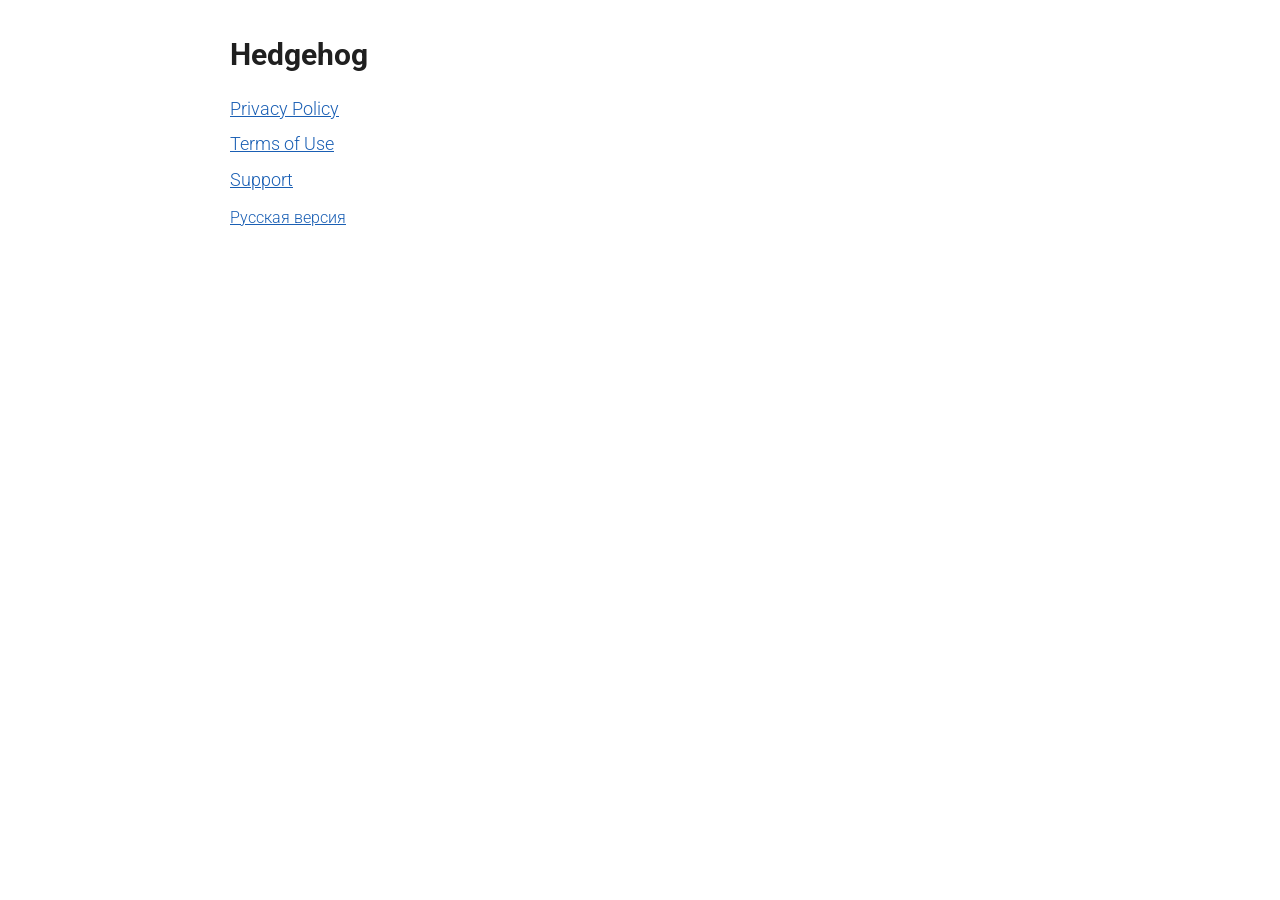
<file: index.html>
<!DOCTYPE html>
<html lang="en">
<head>
<meta charset="utf-8">
<meta name="viewport" content="width=device-width, initial-scale=1">
<title>Hedgehog | Legal &amp; Support</title>
<meta name="description" content="Hedgehog: Privacy Policy, Terms of Use and Support">
<script>
// Routing: /?doc=privacy|terms|support&lang=en|ru
// Without lang the browser language is used (ru/uk/be/kk -> ru, else en).
// Without doc the page shows the links in the detected language.
(function () {
	var DOCS = {
		"privacy": "privacy-policy", "privacy-policy": "privacy-policy",
		"terms": "terms-of-use", "terms-of-use": "terms-of-use",
		"support": "support"
	};
	var params = new URLSearchParams(location.search);
	var lang = (params.get("lang") || "").toLowerCase();
	if (lang !== "en" && lang !== "ru") {
		var prefs = navigator.languages || [navigator.language || "en"];
		lang = "en";
		for (var i = 0; i < prefs.length; i++) {
			var code = (prefs[i] || "").toLowerCase().slice(0, 2);
			if (code === "ru" || code === "uk" || code === "be" || code === "kk") { lang = "ru"; break; }
			if (code === "en") break;
		}
	}
	var doc = DOCS[(params.get("doc") || "").toLowerCase()];
	if (doc) {
		location.replace(lang + "/" + doc + ".html");
		return;
	}
	document.documentElement.setAttribute("data-lang", lang);
	document.documentElement.lang = lang;
})();
</script>
<link rel="preconnect" href="https://fonts.gstatic.com">
<link rel="stylesheet" href="https://fonts.googleapis.com/css2?family=Roboto:wght@300;400;500;700&amp;subset=latin,cyrillic&amp;display=swap">
<link rel="stylesheet" href="style.css">
<style>
	html[data-lang="ru"] .lang-en, html[data-lang="en"] .lang-ru { display: none; }
</style>
</head>
<body>
<main class="doc index">
<section class="lang-en">
<h1>Hedgehog</h1>
<ul>
<li><a href="en/privacy-policy.html">Privacy Policy</a></li>
<li><a href="en/terms-of-use.html">Terms of Use</a></li>
<li><a href="en/support.html">Support</a></li>
</ul>
<p><a href="?lang=ru" hreflang="ru">Русская версия</a></p>
</section>
<section class="lang-ru" lang="ru">
<h1>Ёжик колючая спинка</h1>
<ul>
<li><a href="ru/privacy-policy.html">Политика конфиденциальности</a></li>
<li><a href="ru/terms-of-use.html">Условия использования</a></li>
<li><a href="ru/support.html">Поддержка</a></li>
</ul>
<p><a href="?lang=en" hreflang="en">English version</a></p>
</section>
</main>
</body>
</html>
</file>
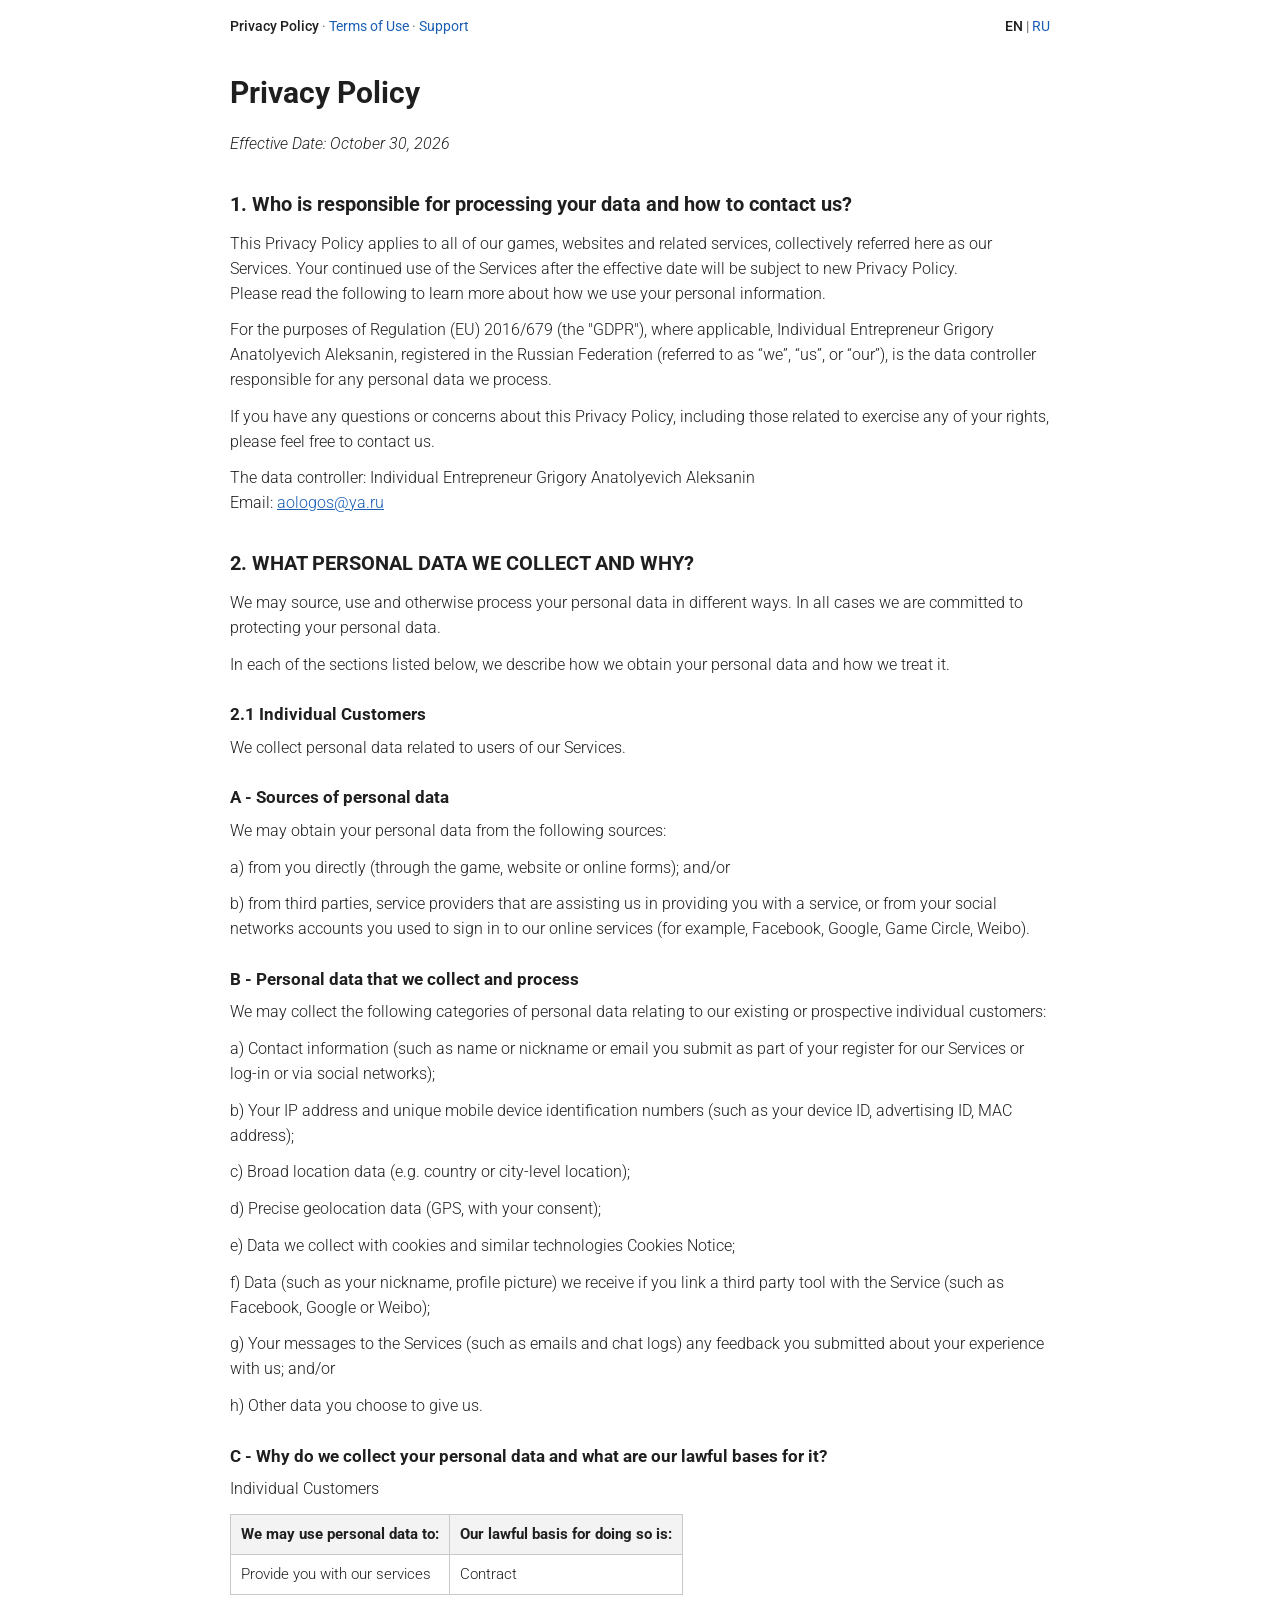
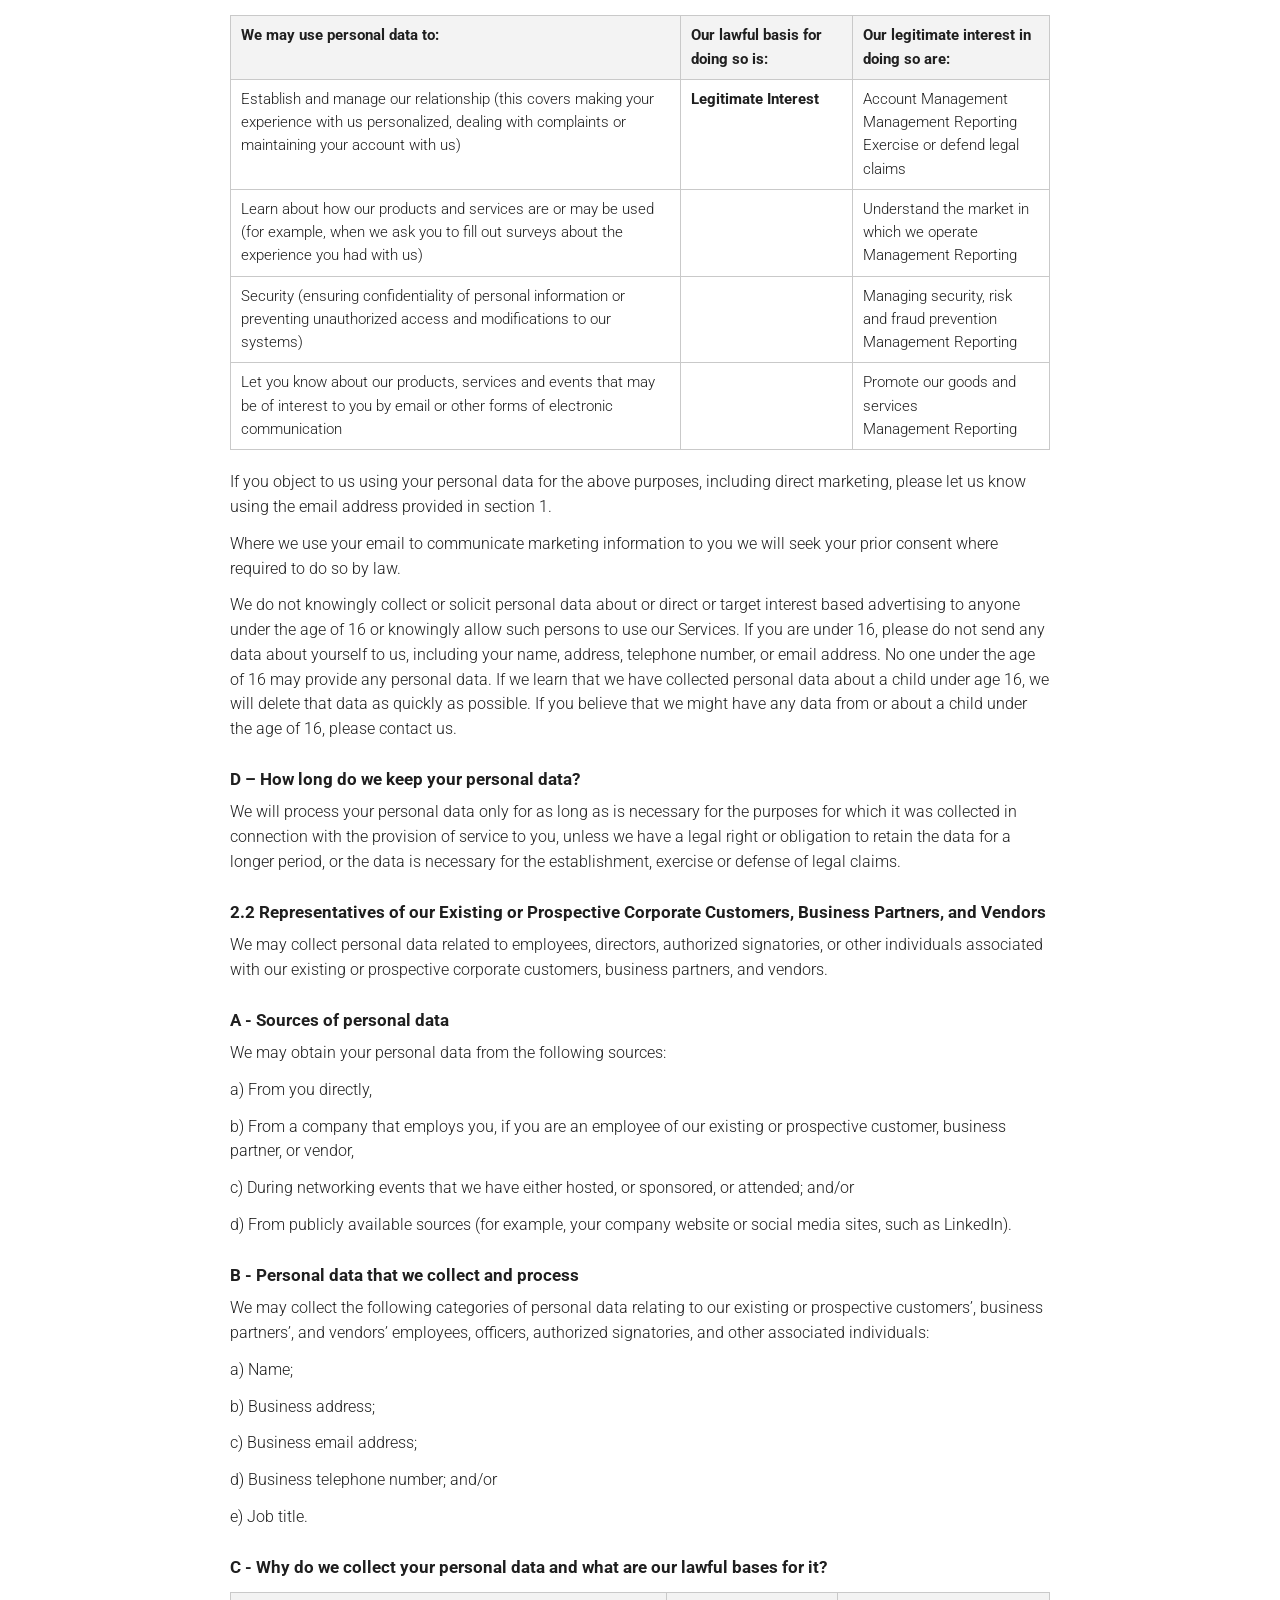
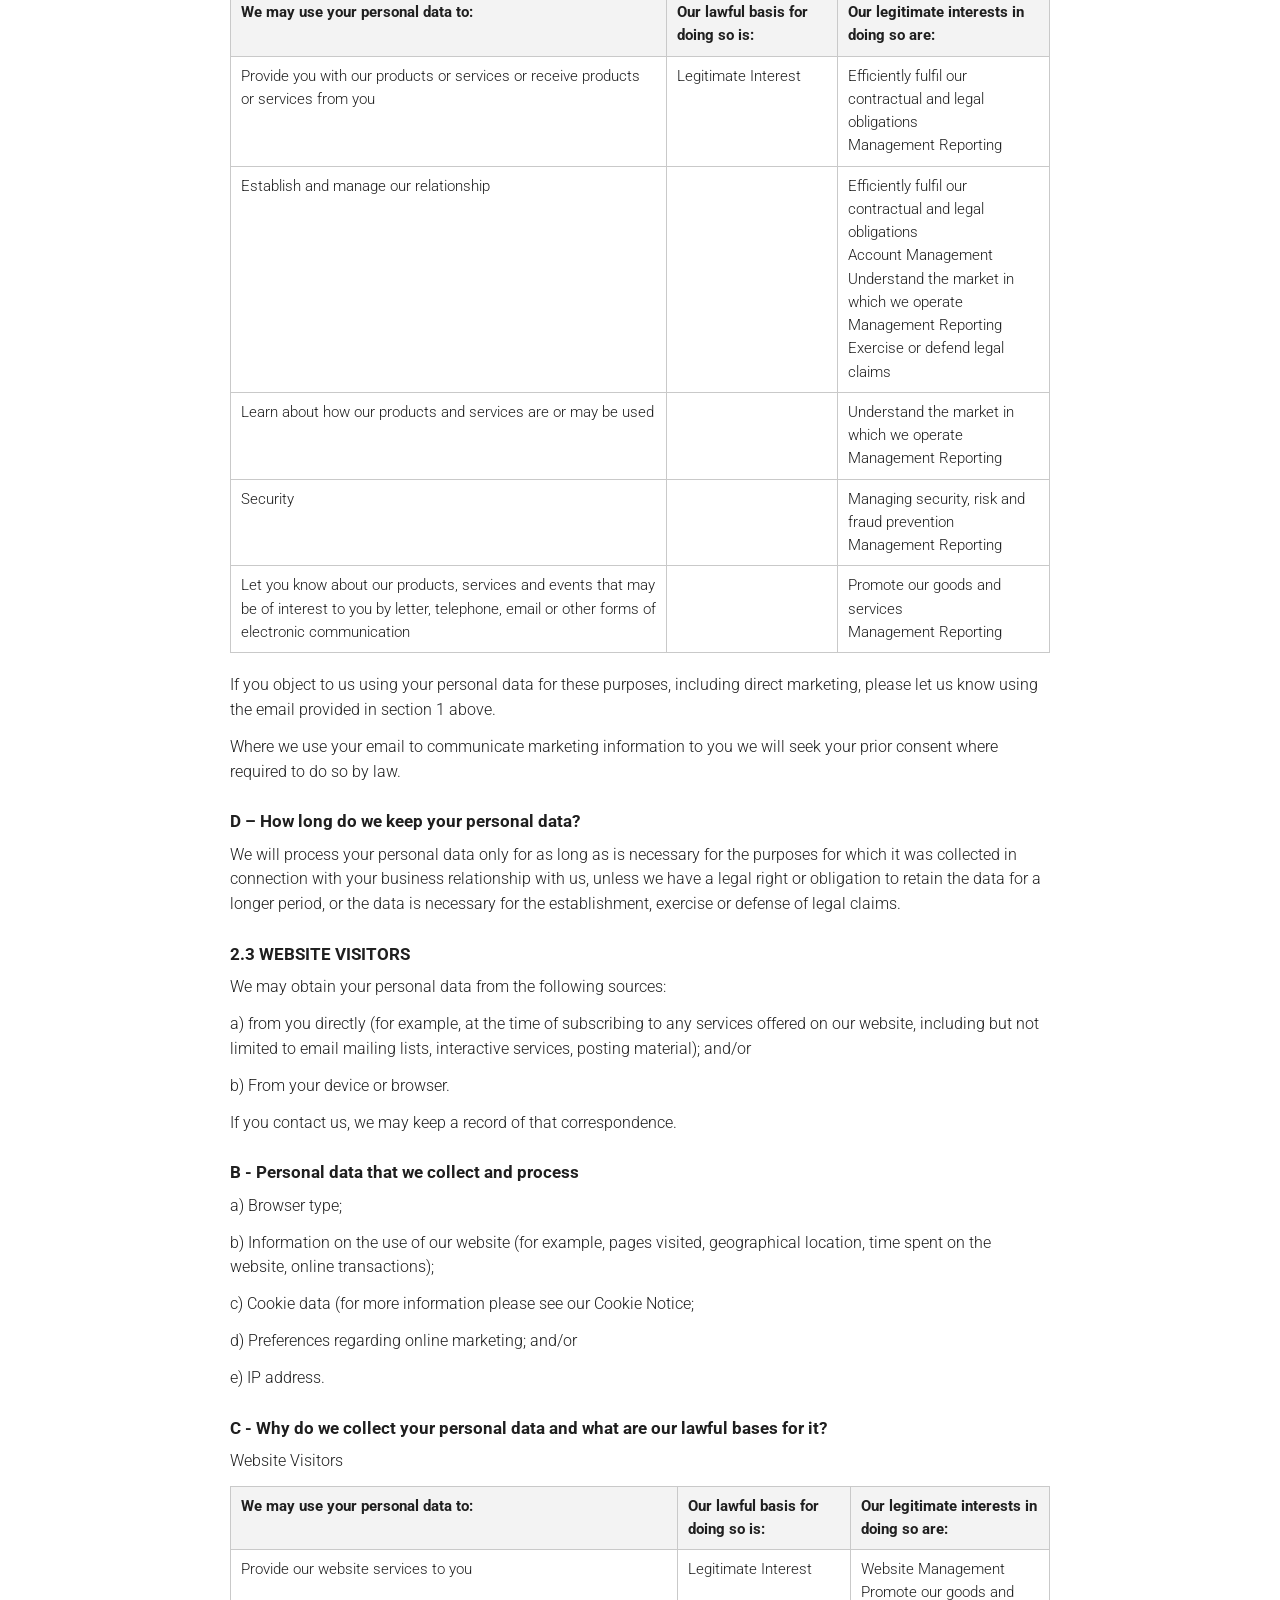
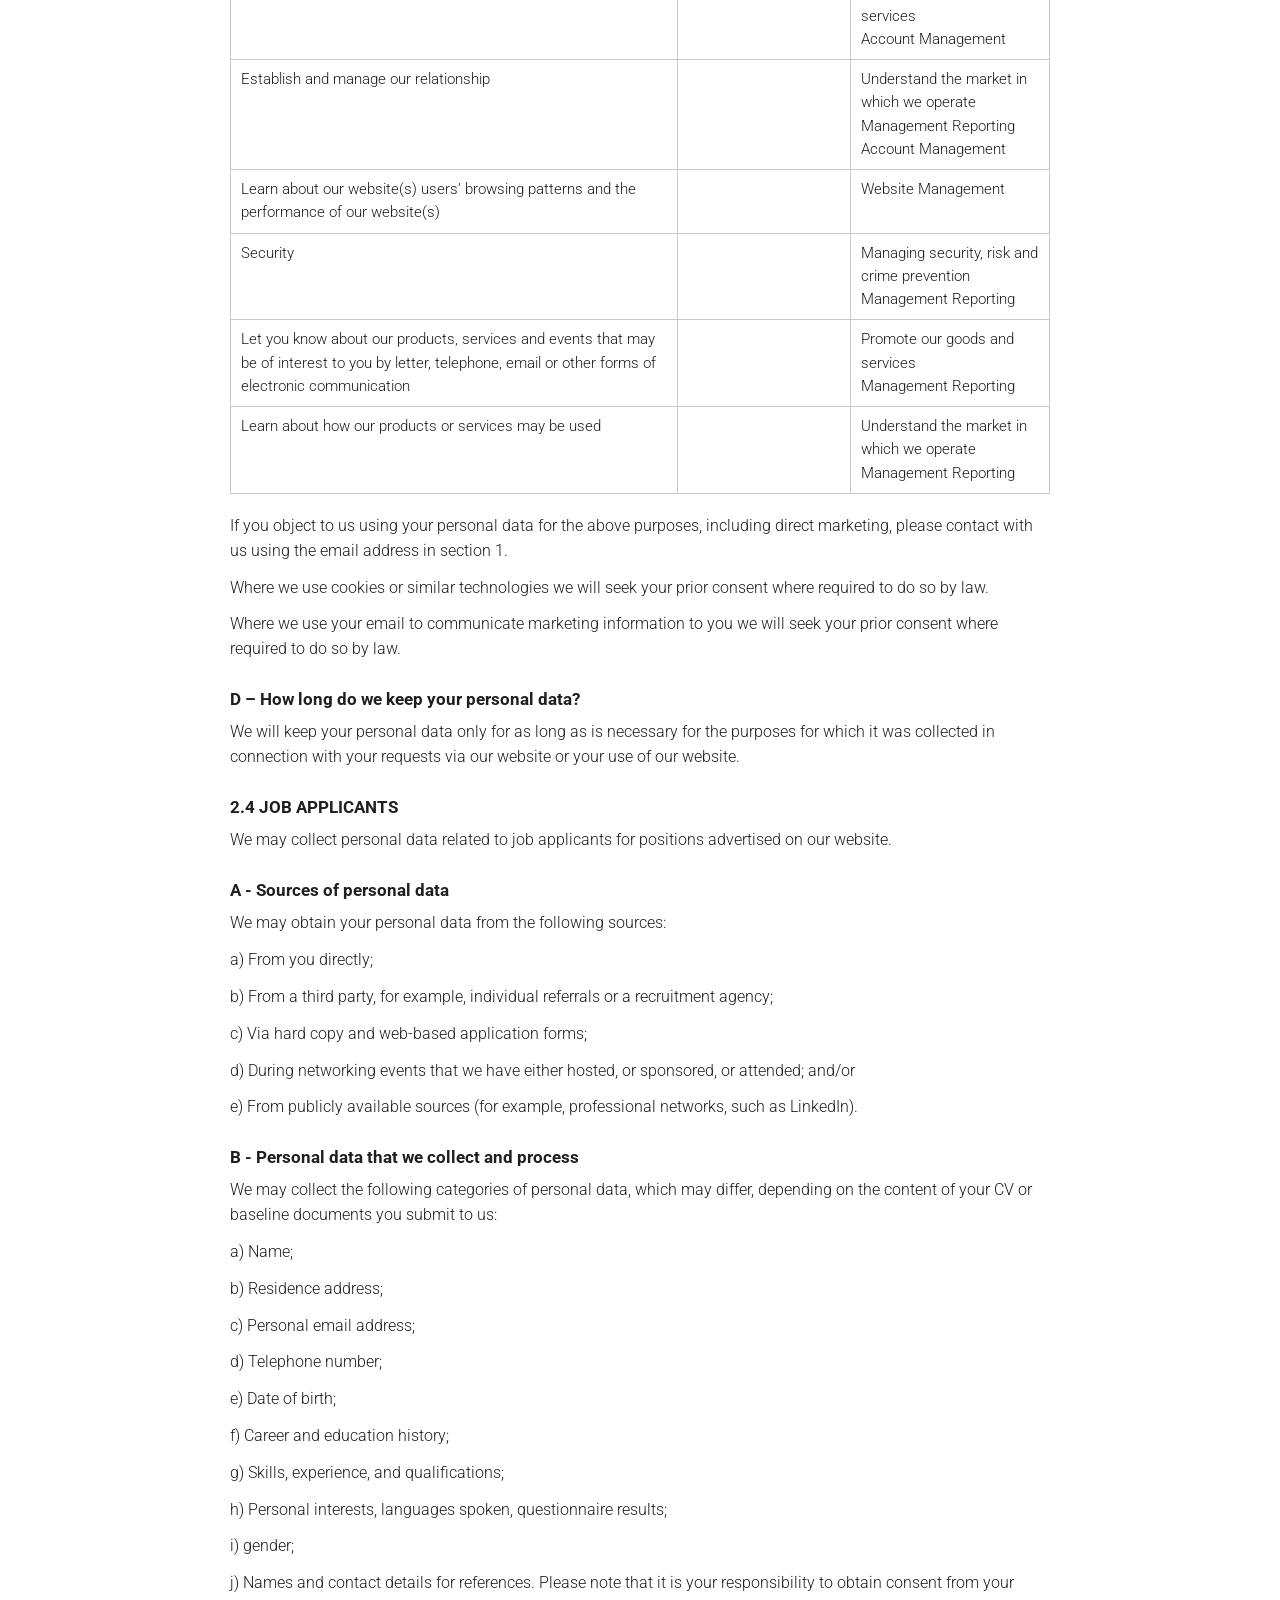
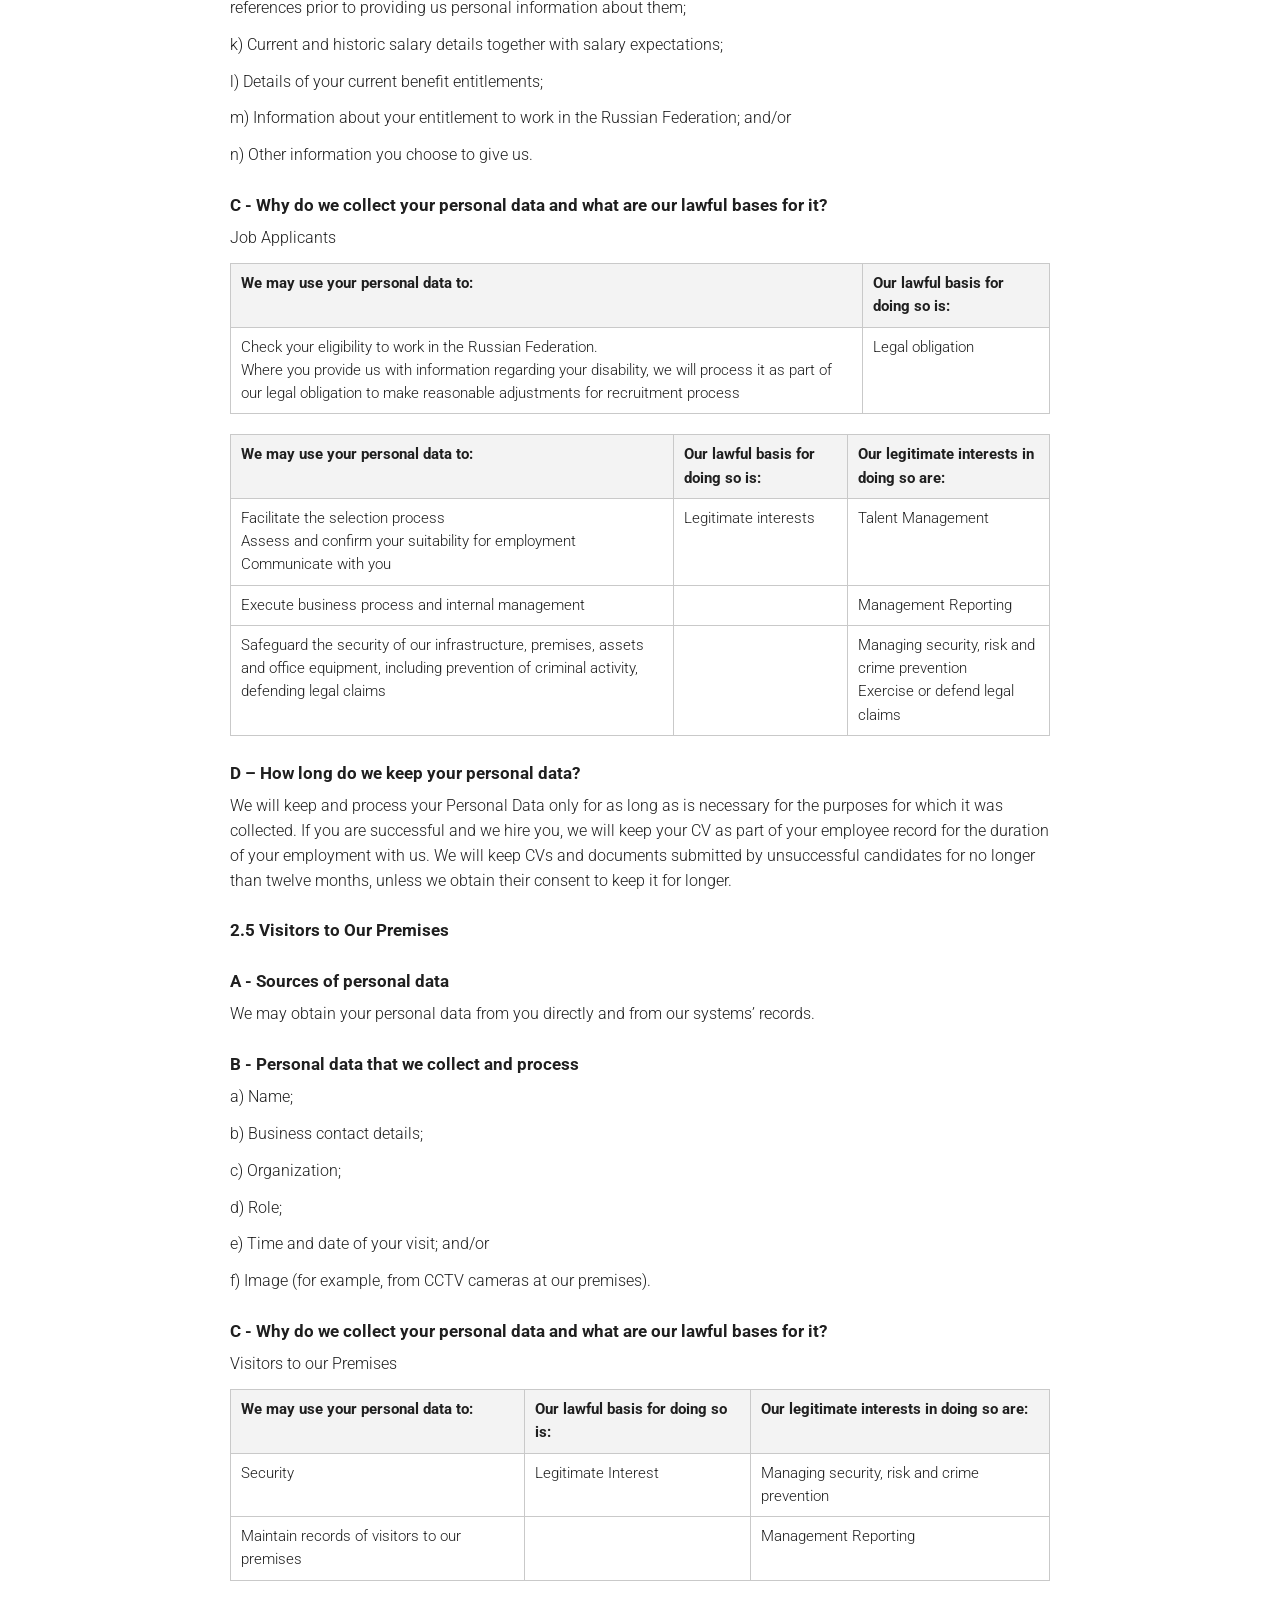
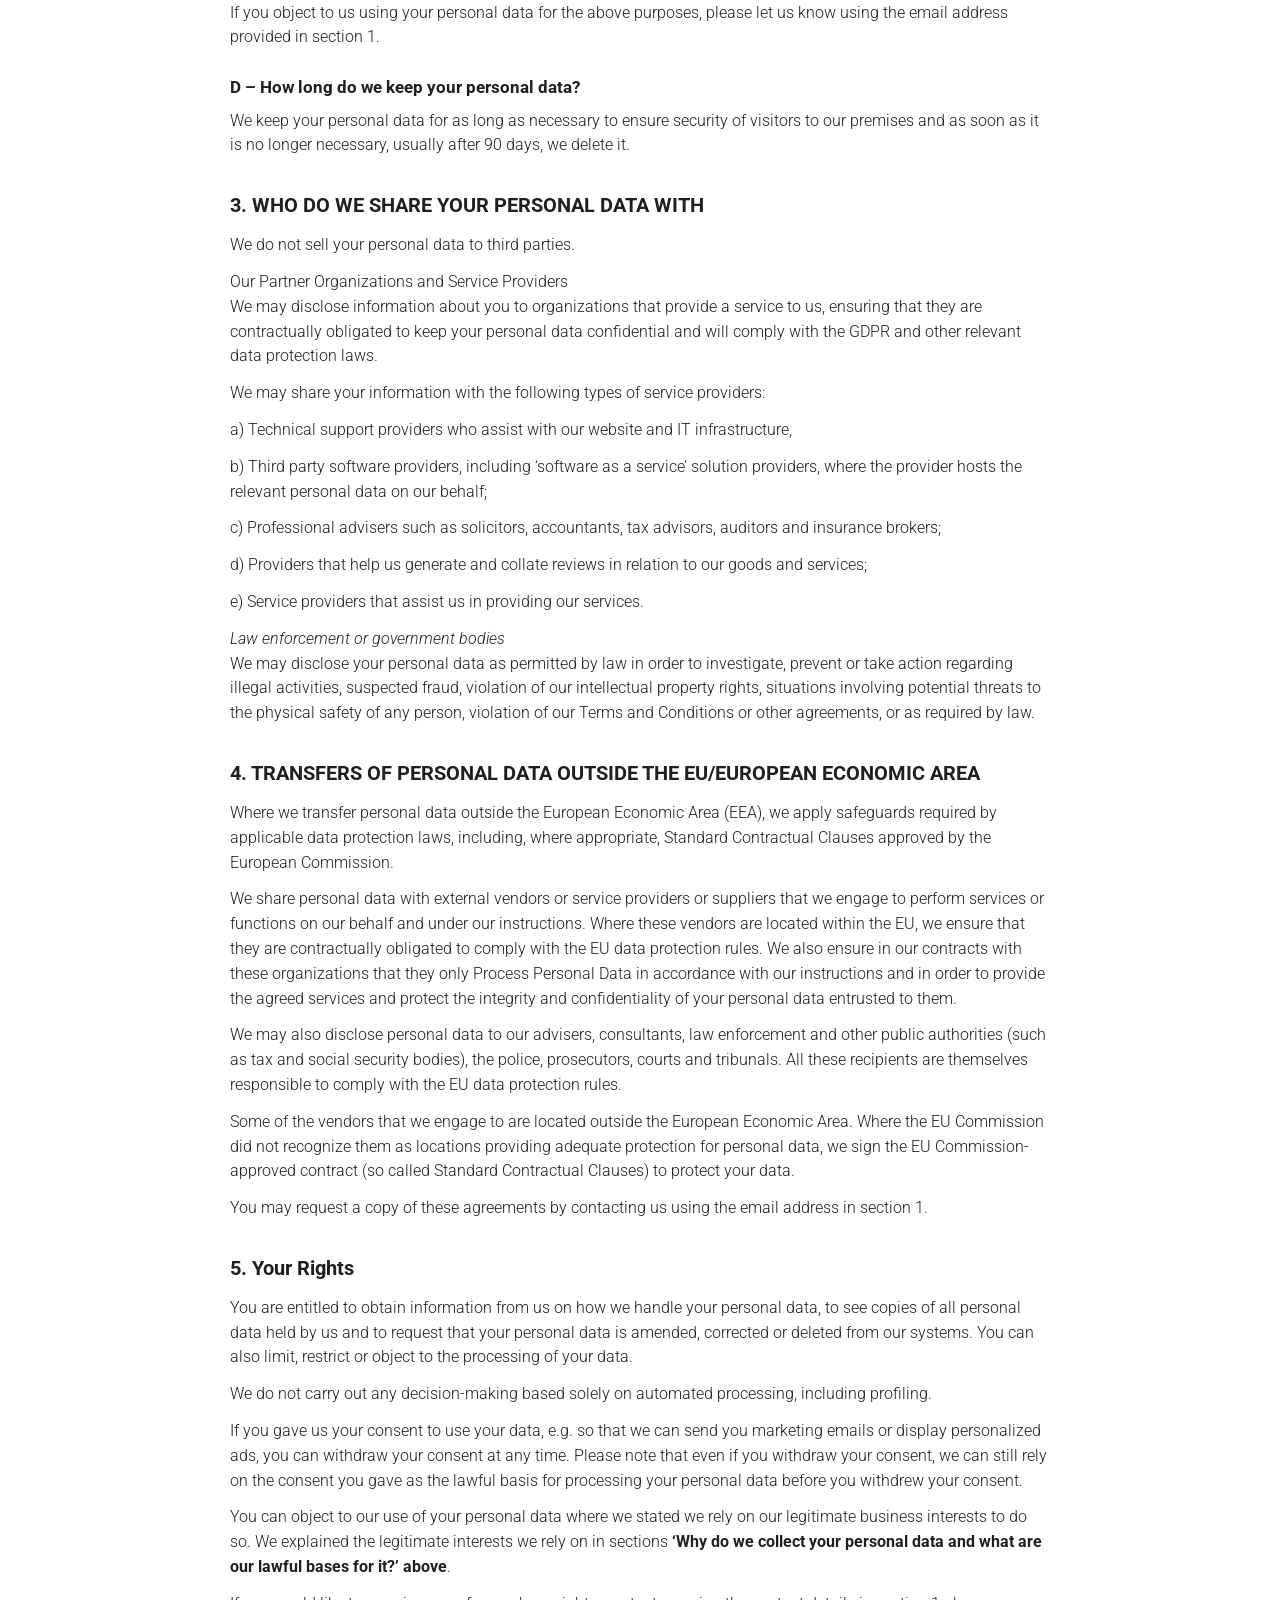
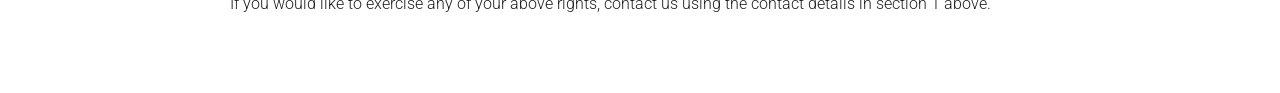
<file: en/privacy-policy.html>
<!DOCTYPE html>
<html lang="en">
<head>
<meta charset="utf-8">
<meta name="viewport" content="width=device-width, initial-scale=1">
<title>Hedgehog | Privacy Policy</title>
<meta name="description" content="Hedgehog | Privacy Policy">
<link rel="preconnect" href="https://fonts.gstatic.com">
<link rel="stylesheet" href="https://fonts.googleapis.com/css2?family=Roboto:wght@300;400;500;700&amp;subset=latin,cyrillic&amp;display=swap">
<link rel="stylesheet" href="../style.css">
</head>
<body>
<nav class="topbar">
<span class="docs"><a href="privacy-policy.html" class="active">Privacy Policy</a> · <a href="terms-of-use.html">Terms of Use</a> · <a href="support.html">Support</a></span>
<span class="langs"><a href="../en/privacy-policy.html" hreflang="en" class="active">EN</a> | <a href="../ru/privacy-policy.html" hreflang="ru">RU</a></span>
</nav>
<main class="doc">
<h1>Privacy Policy</h1>
<p><em>Effective Date: October 30, 2026</em></p>
<h2>1. Who is responsible for processing your data and how to contact us?</h2>
<p>This Privacy Policy applies to all of our games, websites and related services, collectively referred here as our Services. Your continued use of the Services after the effective date will be subject to new Privacy Policy.<br>
Please read the following to learn more about how we use your personal information.</p>
<p>For the purposes of Regulation (EU) 2016/679 (the "GDPR"), where applicable, Individual Entrepreneur Grigory Anatolyevich Aleksanin, registered in the Russian Federation (referred to as “we”, “us”, or “our”), is the data controller responsible for any personal data we process.</p>
<p>If you have any questions or concerns about this Privacy Policy, including those related to exercise any of your rights, please feel free to contact us.</p>
<p>The data controller: Individual Entrepreneur Grigory Anatolyevich Aleksanin<br>
Email: <a href="mailto:aologos@ya.ru">aologos@ya.ru</a></p>
<h2>2. WHAT PERSONAL DATA WE COLLECT AND WHY?</h2>
<p>We may source, use and otherwise process your personal data in different ways. In all cases we are committed to protecting your personal data.</p>
<p>In each of the sections listed below, we describe how we obtain your personal data and how we treat it.</p>
<h3>2.1 Individual Customers</h3>
<p>We collect personal data related to users of our Services.</p>
<h3>A - Sources of personal data</h3>
<p>We may obtain your personal data from the following sources:</p>
<p>a) from you directly (through the game, website or online forms); and/or</p>
<p>b) from third parties, service providers that are assisting us in providing you with a service, or from your social networks accounts you used to sign in to our online services (for example, Facebook, Google, Game Circle, Weibo).</p>
<h3>B - Personal data that we collect and process</h3>
<p>We may collect the following categories of personal data relating to our existing or prospective individual customers:</p>
<p>a) Contact information (such as name or nickname or email you submit as part of your register for our Services or log-in or via social networks);</p>
<p>b) Your IP address and unique mobile device identification numbers (such as your device ID, advertising ID, MAC address);</p>
<p>c) Broad location data (e.g. country or city-level location);</p>
<p>d) Precise geolocation data (GPS, with your consent);</p>
<p>e) Data we collect with cookies and similar technologies Cookies Notice;</p>
<p>f) Data (such as your nickname, profile picture) we receive if you link a third party tool with the Service (such as Facebook, Google or Weibo);</p>
<p>g) Your messages to the Services (such as emails and chat logs) any feedback you submitted about your experience with us; and/or</p>
<p>h) Other data you choose to give us.</p>
<h3>C - Why do we collect your personal data and what are our lawful bases for it?</h3>
<p>Individual Customers</p>
<table>
<thead>
<tr>
<th><strong>We may use personal data to:</strong></th>
<th><strong>Our lawful basis for doing so is:</strong></th>
</tr>
</thead>
<tbody>
<tr>
<td>Provide you with our services</td>
<td>Contract</td>
</tr>
</tbody>
</table>
<table>
<thead>
<tr>
<th><strong>We may use personal data to:</strong></th>
<th><strong>Our lawful basis for doing so is:</strong></th>
<th><strong>Our legitimate interest in doing so are:</strong></th>
</tr>
</thead>
<tbody>
<tr>
<td>Establish and manage our relationship (this covers making your experience with us personalized, dealing with complaints or maintaining your account with us)</td>
<td><strong>Legitimate Interest</strong></td>
<td>Account Management<br>Management Reporting<br>Exercise or defend legal claims</td>
</tr>
<tr>
<td>Learn about how our products and services are or may be used (for example, when we ask you to fill out surveys about the experience you had with us)</td>
<td></td>
<td>Understand the market in which we operate<br>Management Reporting</td>
</tr>
<tr>
<td>Security (ensuring confidentiality of personal information or preventing unauthorized access and modifications to our systems)</td>
<td></td>
<td>Managing security, risk and fraud prevention<br>Management Reporting</td>
</tr>
<tr>
<td>Let you know about our products, services and events that may be of interest to you by email or other forms of electronic communication</td>
<td></td>
<td>Promote our goods and services<br>Management Reporting</td>
</tr>
</tbody>
</table>
<p>If you object to us using your personal data for the above purposes, including direct marketing, please let us know using the email address provided in section 1.</p>
<p>Where we use your email to communicate marketing information to you we will seek your prior consent where required to do so by law.</p>
<p>We do not knowingly collect or solicit personal data about or direct or target interest based advertising to anyone under the age of 16 or knowingly allow such persons to use our Services. If you are under 16, please do not send any data about yourself to us, including your name, address, telephone number, or email address. No one under the age of 16 may provide any personal data. If we learn that we have collected personal data about a child under age 16, we will delete that data as quickly as possible. If you believe that we might have any data from or about a child under the age of 16, please contact us.</p>
<h3>D – How long do we keep your personal data?</h3>
<p>We will process your personal data only for as long as is necessary for the purposes for which it was collected in connection with the provision of service to you, unless we have a legal right or obligation to retain the data for a longer period, or the data is necessary for the establishment, exercise or defense of legal claims.</p>
<h3>2.2 Representatives of our Existing or Prospective Corporate Customers, Business Partners, and Vendors</h3>
<p>We may collect personal data related to employees, directors, authorized signatories, or other individuals associated with our existing or prospective corporate customers, business partners, and vendors.</p>
<h3>A - Sources of personal data</h3>
<p>We may obtain your personal data from the following sources:</p>
<p>a) From you directly,</p>
<p>b) From a company that employs you, if you are an employee of our existing or prospective customer, business partner, or vendor,</p>
<p>c) During networking events that we have either hosted, or sponsored, or attended; and/or</p>
<p>d) From publicly available sources (for example, your company website or social media sites, such as LinkedIn).</p>
<h3>B - Personal data that we collect and process</h3>
<p>We may collect the following categories of personal data relating to our existing or prospective customers’, business partners’, and vendors’ employees, officers, authorized signatories, and other associated individuals:</p>
<p>a) Name;</p>
<p>b) Business address;</p>
<p>c) Business email address;</p>
<p>d) Business telephone number; and/or</p>
<p>e) Job title.</p>
<h3>C - Why do we collect your personal data and what are our lawful bases for it?</h3>
<table>
<thead>
<tr>
<th><strong>We may use your personal data to:</strong></th>
<th><strong>Our lawful basis for doing so is:</strong></th>
<th><strong>Our legitimate interests in doing so are:</strong></th>
</tr>
</thead>
<tbody>
<tr>
<td>Provide you with our products or services or receive products or services from you</td>
<td>Legitimate Interest</td>
<td>Efficiently fulfil our contractual and legal obligations<br>Management Reporting</td>
</tr>
<tr>
<td>Establish and manage our relationship</td>
<td></td>
<td>Efficiently fulfil our contractual and legal obligations<br>Account Management<br>Understand the market in which we operate<br>Management Reporting<br>Exercise or defend legal claims</td>
</tr>
<tr>
<td>Learn about how our products and services are or may be used</td>
<td></td>
<td>Understand the market in which we operate<br>Management Reporting</td>
</tr>
<tr>
<td>Security</td>
<td></td>
<td>Managing security, risk and fraud prevention<br>Management Reporting</td>
</tr>
<tr>
<td>Let you know about our products, services and events that may be of interest to you by letter, telephone, email or other forms of electronic communication</td>
<td></td>
<td>Promote our goods and services<br>Management Reporting</td>
</tr>
</tbody>
</table>
<p>If you object to us using your personal data for these purposes, including direct marketing, please let us know using the email provided in section 1 above.</p>
<p>Where we use your email to communicate marketing information to you we will seek your prior consent where required to do so by law.</p>
<h3>D – How long do we keep your personal data?</h3>
<p>We will process your personal data only for as long as is necessary for the purposes for which it was collected in connection with your business relationship with us, unless we have a legal right or obligation to retain the data for a longer period, or the data is necessary for the establishment, exercise or defense of legal claims.</p>
<h3>2.3 WEBSITE VISITORS</h3>
<p>We may obtain your personal data from the following sources:</p>
<p>a) from you directly (for example, at the time of subscribing to any services offered on our website, including but not limited to email mailing lists, interactive services, posting material); and/or</p>
<p>b) From your device or browser.</p>
<p>If you contact us, we may keep a record of that correspondence.</p>
<h3>B - Personal data that we collect and process</h3>
<p>a) Browser type;</p>
<p>b) Information on the use of our website (for example, pages visited, geographical location, time spent on the website, online transactions);</p>
<p>c) Cookie data (for more information please see our Cookie Notice;</p>
<p>d) Preferences regarding online marketing; and/or</p>
<p>e) IP address.</p>
<h3>C - Why do we collect your personal data and what are our lawful bases for it?</h3>
<p>Website Visitors</p>
<table>
<thead>
<tr>
<th><strong>We may use your personal data to:</strong></th>
<th><strong>Our lawful basis for doing so is:</strong></th>
<th><strong>Our legitimate interests in doing so are:</strong></th>
</tr>
</thead>
<tbody>
<tr>
<td>Provide our website services to you</td>
<td>Legitimate Interest</td>
<td>Website Management<br>Promote our goods and services<br>Account Management</td>
</tr>
<tr>
<td>Establish and manage our relationship</td>
<td></td>
<td>Understand the market in which we operate<br>Management Reporting<br>Account Management</td>
</tr>
<tr>
<td>Learn about our website(s) users’ browsing patterns and the performance of our website(s)</td>
<td></td>
<td>Website Management</td>
</tr>
<tr>
<td>Security</td>
<td></td>
<td>Managing security, risk and crime prevention<br>Management Reporting</td>
</tr>
<tr>
<td>Let you know about our products, services and events that may be of interest to you by letter, telephone, email or other forms of electronic communication</td>
<td></td>
<td>Promote our goods and services<br>Management Reporting</td>
</tr>
<tr>
<td>Learn about how our products or services may be used</td>
<td></td>
<td>Understand the market in which we operate<br>Management Reporting</td>
</tr>
</tbody>
</table>
<p>If you object to us using your personal data for the above purposes, including direct marketing, please contact with us using the email address in section 1.</p>
<p>Where we use cookies or similar technologies we will seek your prior consent where required to do so by law.</p>
<p>Where we use your email to communicate marketing information to you we will seek your prior consent where required to do so by law.</p>
<h3>D – How long do we keep your personal data?</h3>
<p>We will keep your personal data only for as long as is necessary for the purposes for which it was collected in connection with your requests via our website or your use of our website.</p>
<h3>2.4 JOB APPLICANTS</h3>
<p>We may collect personal data related to job applicants for positions advertised on our website.</p>
<h3>A - Sources of personal data</h3>
<p>We may obtain your personal data from the following sources:</p>
<p>a) From you directly;</p>
<p>b) From a third party, for example, individual referrals or a recruitment agency;</p>
<p>c) Via hard copy and web-based application forms;</p>
<p>d) During networking events that we have either hosted, or sponsored, or attended; and/or</p>
<p>e) From publicly available sources (for example, professional networks, such as LinkedIn).</p>
<h3>B - Personal data that we collect and process</h3>
<p>We may collect the following categories of personal data, which may differ, depending on the content of your CV or baseline documents you submit to us:</p>
<p>a) Name;</p>
<p>b) Residence address;</p>
<p>c) Personal email address;</p>
<p>d) Telephone number;</p>
<p>e) Date of birth;</p>
<p>f) Career and education history;</p>
<p>g) Skills, experience, and qualifications;</p>
<p>h) Personal interests, languages spoken, questionnaire results;</p>
<p>i) gender;</p>
<p>j) Names and contact details for references. Please note that it is your responsibility to obtain consent from your references prior to providing us personal information about them;</p>
<p>k) Current and historic salary details together with salary expectations;</p>
<p>l) Details of your current benefit entitlements;</p>
<p>m) Information about your entitlement to work in the Russian Federation; and/or</p>
<p>n) Other information you choose to give us.</p>
<h3>C - Why do we collect your personal data and what are our lawful bases for it?</h3>
<p>Job Applicants</p>
<table>
<thead>
<tr>
<th><strong>We may use your personal data to:</strong></th>
<th><strong>Our lawful basis for doing so is:</strong></th>
</tr>
</thead>
<tbody>
<tr>
<td>Check your eligibility to work in the Russian Federation.<br>Where you provide us with information regarding your disability, we will process it as part of our legal obligation to make reasonable adjustments for recruitment process</td>
<td>Legal obligation</td>
</tr>
</tbody>
</table>
<table>
<thead>
<tr>
<th><strong>We may use your personal data to:</strong></th>
<th><strong>Our lawful basis for doing so is:</strong></th>
<th><strong>Our legitimate interests in doing so are:</strong></th>
</tr>
</thead>
<tbody>
<tr>
<td>Facilitate the selection process<br>Assess and confirm your suitability for employment<br>Communicate with you</td>
<td>Legitimate interests</td>
<td>Talent Management</td>
</tr>
<tr>
<td>Execute business process and internal management</td>
<td></td>
<td>Management Reporting</td>
</tr>
<tr>
<td>Safeguard the security of our infrastructure, premises, assets and office equipment, including prevention of criminal activity, defending legal claims</td>
<td></td>
<td>Managing security, risk and crime prevention<br>Exercise or defend legal claims</td>
</tr>
</tbody>
</table>
<h3>D – How long do we keep your personal data?</h3>
<p>We will keep and process your Personal Data only for as long as is necessary for the purposes for which it was collected. If you are successful and we hire you, we will keep your CV as part of your employee record for the duration of your employment with us. We will keep CVs and documents submitted by unsuccessful candidates for no longer than twelve months, unless we obtain their consent to keep it for longer.</p>
<h3>2.5 Visitors to Our Premises</h3>
<h3>A - Sources of personal data</h3>
<p>We may obtain your personal data from you directly and from our systems’ records.</p>
<h3>B - Personal data that we collect and process</h3>
<p>a) Name;</p>
<p>b) Business contact details;</p>
<p>c) Organization;</p>
<p>d) Role;</p>
<p>e) Time and date of your visit; and/or</p>
<p>f) Image (for example, from CCTV cameras at our premises).</p>
<h3>C - Why do we collect your personal data and what are our lawful bases for it?</h3>
<p>Visitors to our Premises</p>
<table>
<thead>
<tr>
<th><strong>We may use your personal data to:</strong></th>
<th><strong>Our lawful basis for doing so is:</strong></th>
<th><strong>Our legitimate interests in doing so are:</strong></th>
</tr>
</thead>
<tbody>
<tr>
<td>Security</td>
<td>Legitimate Interest</td>
<td>Managing security, risk and crime prevention</td>
</tr>
<tr>
<td>Maintain records of visitors to our premises</td>
<td></td>
<td>Management Reporting</td>
</tr>
</tbody>
</table>
<p>If you object to us using your personal data for the above purposes, please let us know using the email address provided in section 1.</p>
<h3>D – How long do we keep your personal data?</h3>
<p>We keep your personal data for as long as necessary to ensure security of visitors to our premises and as soon as it is no longer necessary, usually after 90 days, we delete it.</p>
<h2>3. WHO DO WE SHARE YOUR PERSONAL DATA WITH</h2>
<p>We do not sell your personal data to third parties.</p>
<p>Our Partner Organizations and Service Providers<br>
We may disclose information about you to organizations that provide a service to us, ensuring that they are contractually obligated to keep your personal data confidential and will comply with the GDPR and other relevant data protection laws.</p>
<p>We may share your information with the following types of service providers:</p>
<p>a) Technical support providers who assist with our website and IT infrastructure,</p>
<p>b) Third party software providers, including ‘software as a service’ solution providers, where the provider hosts the relevant personal data on our behalf;</p>
<p>c) Professional advisers such as solicitors, accountants, tax advisors, auditors and insurance brokers;</p>
<p>d) Providers that help us generate and collate reviews in relation to our goods and services;</p>
<p>e) Service providers that assist us in providing our services.</p>
<p><em>Law enforcement or government bodies</em> <br>
We may disclose your personal data as permitted by law in order to investigate, prevent or take action regarding illegal activities, suspected fraud, violation of our intellectual property rights, situations involving potential threats to the physical safety of any person, violation of our Terms and Conditions or other agreements, or as required by law.</p>
<h2>4. TRANSFERS OF PERSONAL DATA OUTSIDE THE EU/EUROPEAN ECONOMIC AREA</h2>
<p>Where we transfer personal data outside the European Economic Area (EEA), we apply safeguards required by applicable data protection laws, including, where appropriate, Standard Contractual Clauses approved by the European Commission.</p>
<p>We share personal data with external vendors or service providers or suppliers that we engage to perform services or functions on our behalf and under our instructions. Where these vendors are located within the EU, we ensure that they are contractually obligated to comply with the EU data protection rules. We also ensure in our contracts with these organizations that they only Process Personal Data in accordance with our instructions and in order to provide the agreed services and protect the integrity and confidentiality of your personal data entrusted to them.</p>
<p>We may also disclose personal data to our advisers, consultants, law enforcement and other public authorities (such as tax and social security bodies), the police, prosecutors, courts and tribunals. All these recipients are themselves responsible to comply with the EU data protection rules.</p>
<p>Some of the vendors that we engage to are located outside the European Economic Area. Where the EU Commission did not recognize them as locations providing adequate protection for personal data, we sign the EU Commission-approved contract (so called Standard Contractual Clauses) to protect your data.</p>
<p>You may request a copy of these agreements by contacting us using the email address in section 1.</p>
<h2>5. Your Rights</h2>
<p>You are entitled to obtain information from us on how we handle your personal data, to see copies of all personal data held by us and to request that your personal data is amended, corrected or deleted from our systems. You can also limit, restrict or object to the processing of your data.</p>
<p>We do not carry out any decision-making based solely on automated processing, including profiling.</p>
<p>If you gave us your consent to use your data, e.g. so that we can send you marketing emails or display personalized ads, you can withdraw your consent at any time. Please note that even if you withdraw your consent, we can still rely on the consent you gave as the lawful basis for processing your personal data before you withdrew your consent.</p>
<p>You can object to our use of your personal data where we stated we rely on our legitimate business interests to do so. We explained the legitimate interests we rely on in sections <strong>‘Why do we collect your personal data and what are our lawful bases for it?’ above</strong>.</p>
<p>If you would like to exercise any of your above rights, contact us using the contact details in section 1 above.</p>
</main>
</body>
</html>
</file>
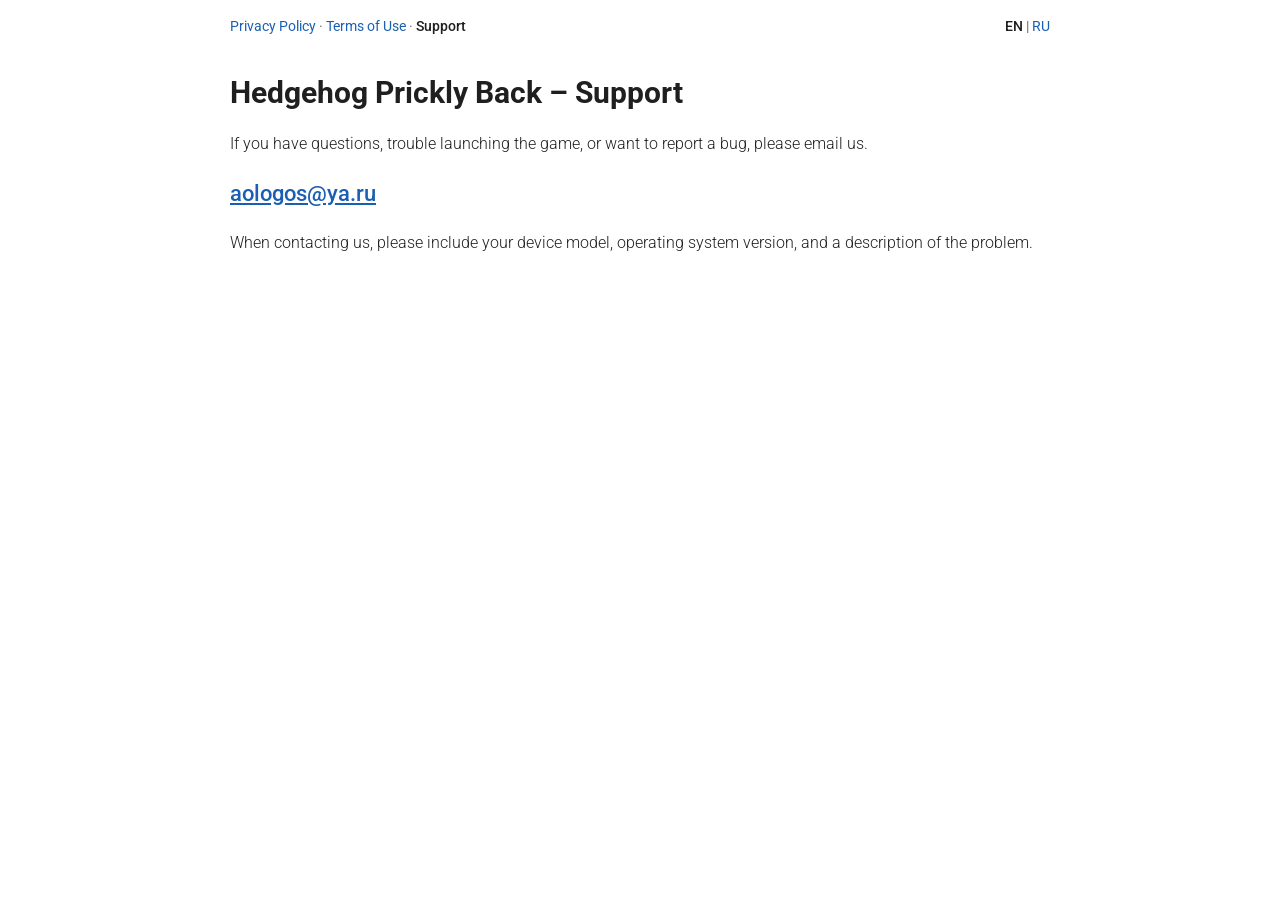
<file: en/support.html>
<!DOCTYPE html>
<html lang="en">
<head>
<meta charset="utf-8">
<meta name="viewport" content="width=device-width, initial-scale=1">
<title>Hedgehog | Hedgehog Prickly Back – Support</title>
<meta name="description" content="Hedgehog | Hedgehog Prickly Back – Support">
<link rel="preconnect" href="https://fonts.gstatic.com">
<link rel="stylesheet" href="https://fonts.googleapis.com/css2?family=Roboto:wght@300;400;500;700&amp;subset=latin,cyrillic&amp;display=swap">
<link rel="stylesheet" href="../style.css">
</head>
<body>
<nav class="topbar">
<span class="docs"><a href="privacy-policy.html">Privacy Policy</a> · <a href="terms-of-use.html">Terms of Use</a> · <a href="support.html" class="active">Support</a></span>
<span class="langs"><a href="../en/support.html" hreflang="en" class="active">EN</a> | <a href="../ru/support.html" hreflang="ru">RU</a></span>
</nav>
<main class="doc">
<h1>Hedgehog Prickly Back – Support</h1>
<p>If you have questions, trouble launching the game, or want to report a bug, please email us.</p>
<p class="contact"><a href="mailto:aologos@ya.ru">aologos@ya.ru</a></p>

<p>When contacting us, please include your device model, operating system version, and a description of the problem.</p>
</main>
</body>
</html>
</file>
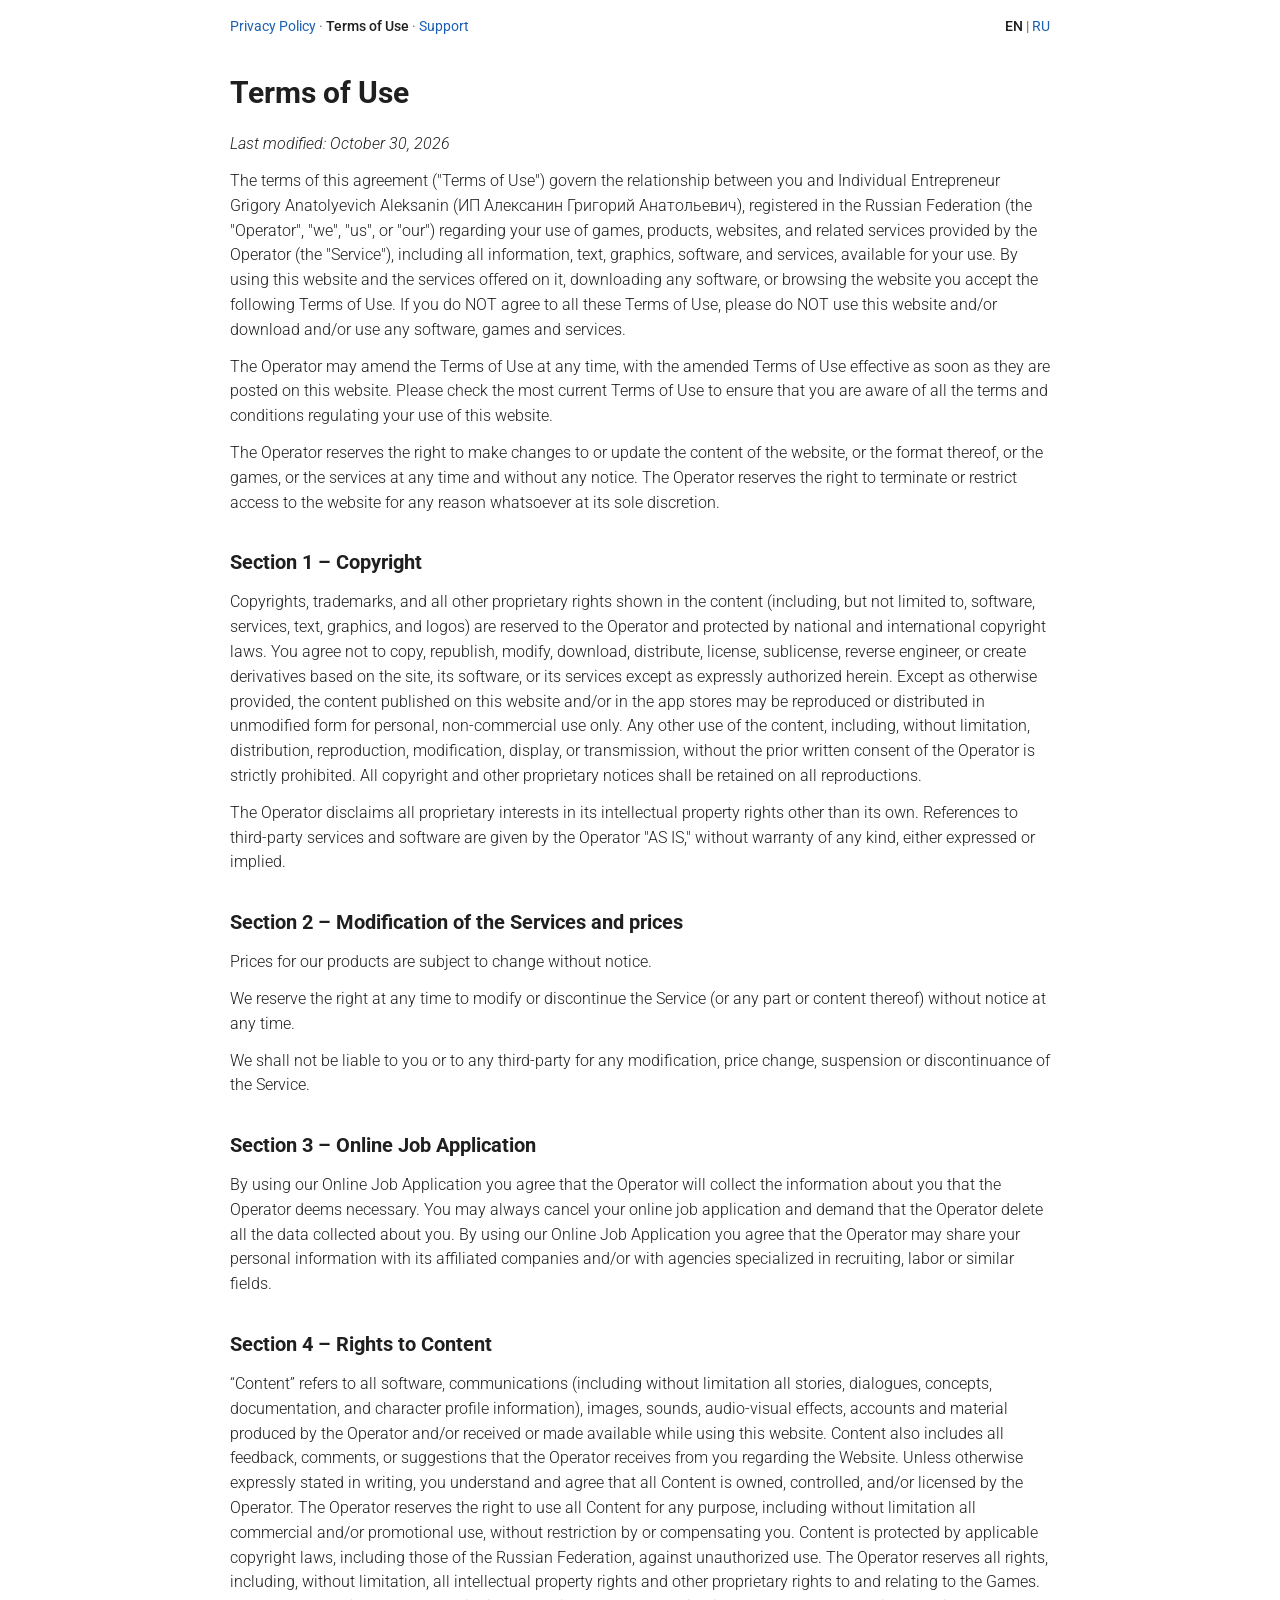
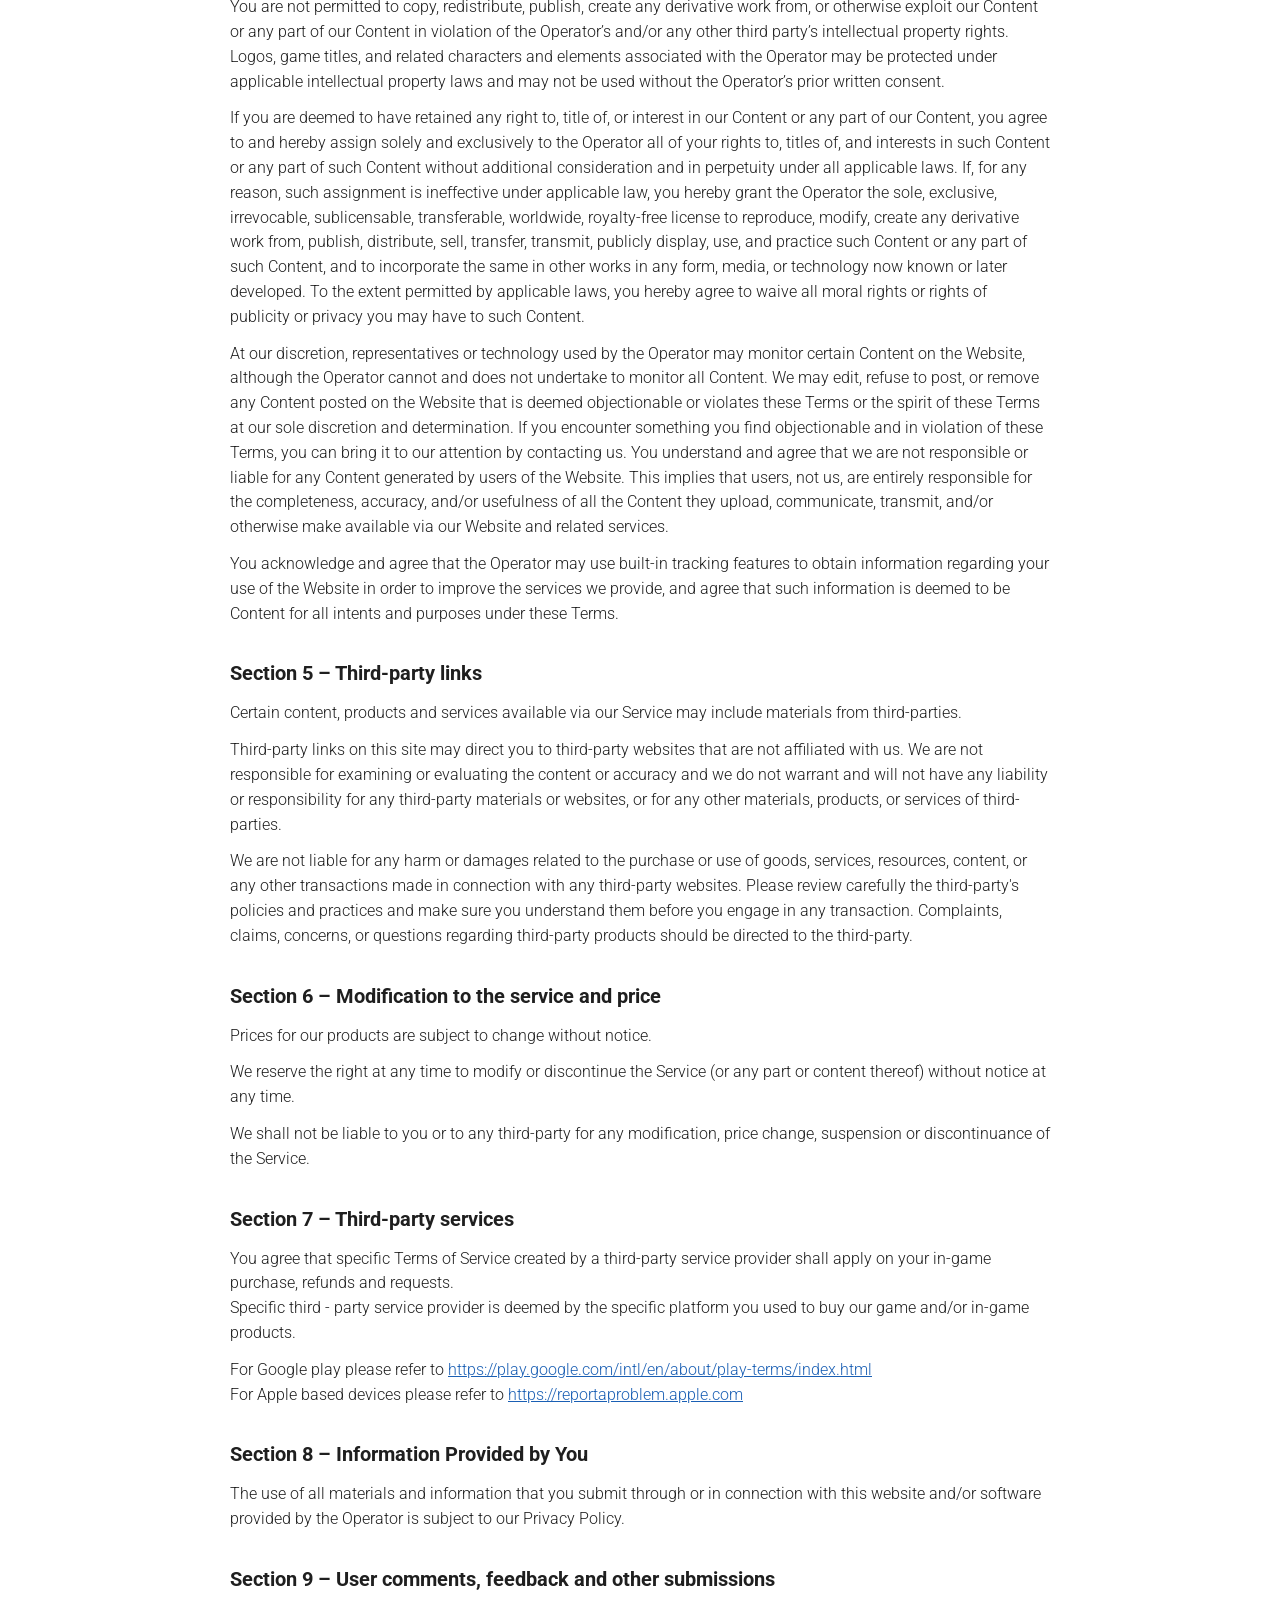
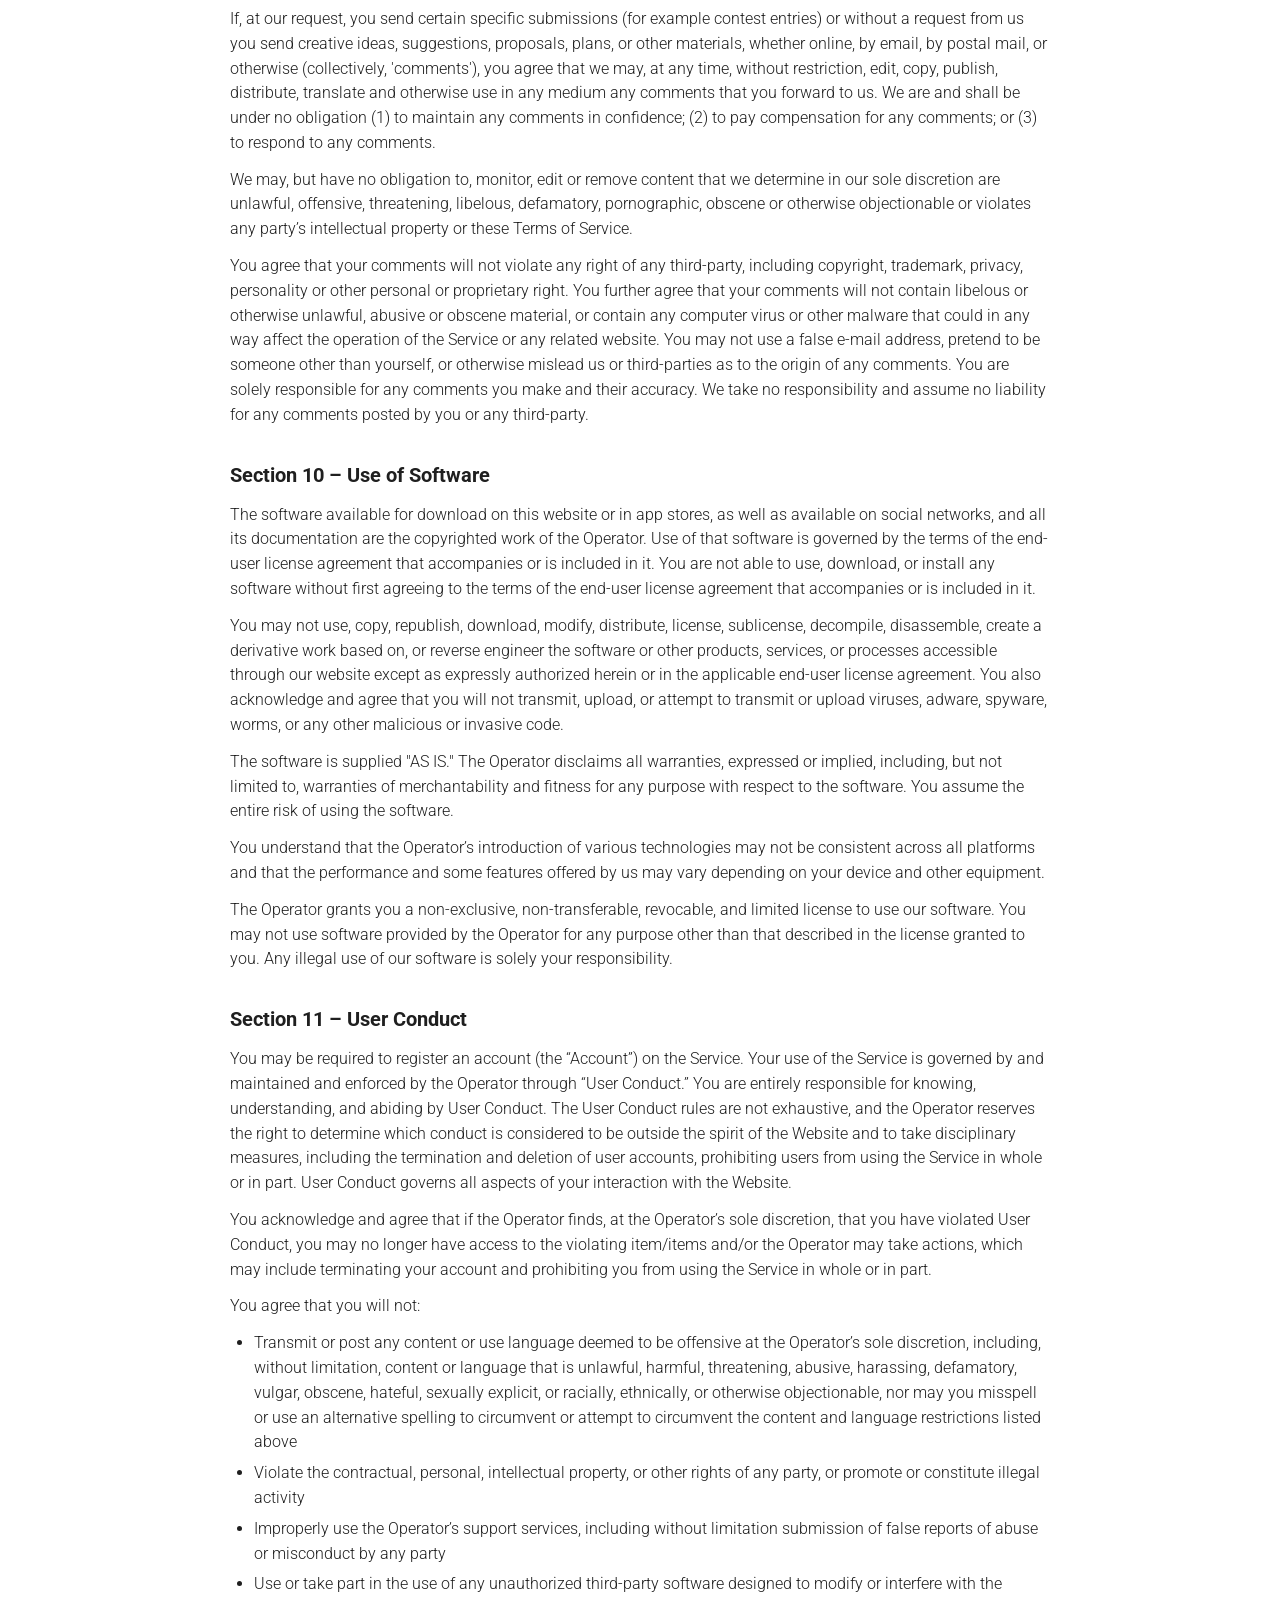
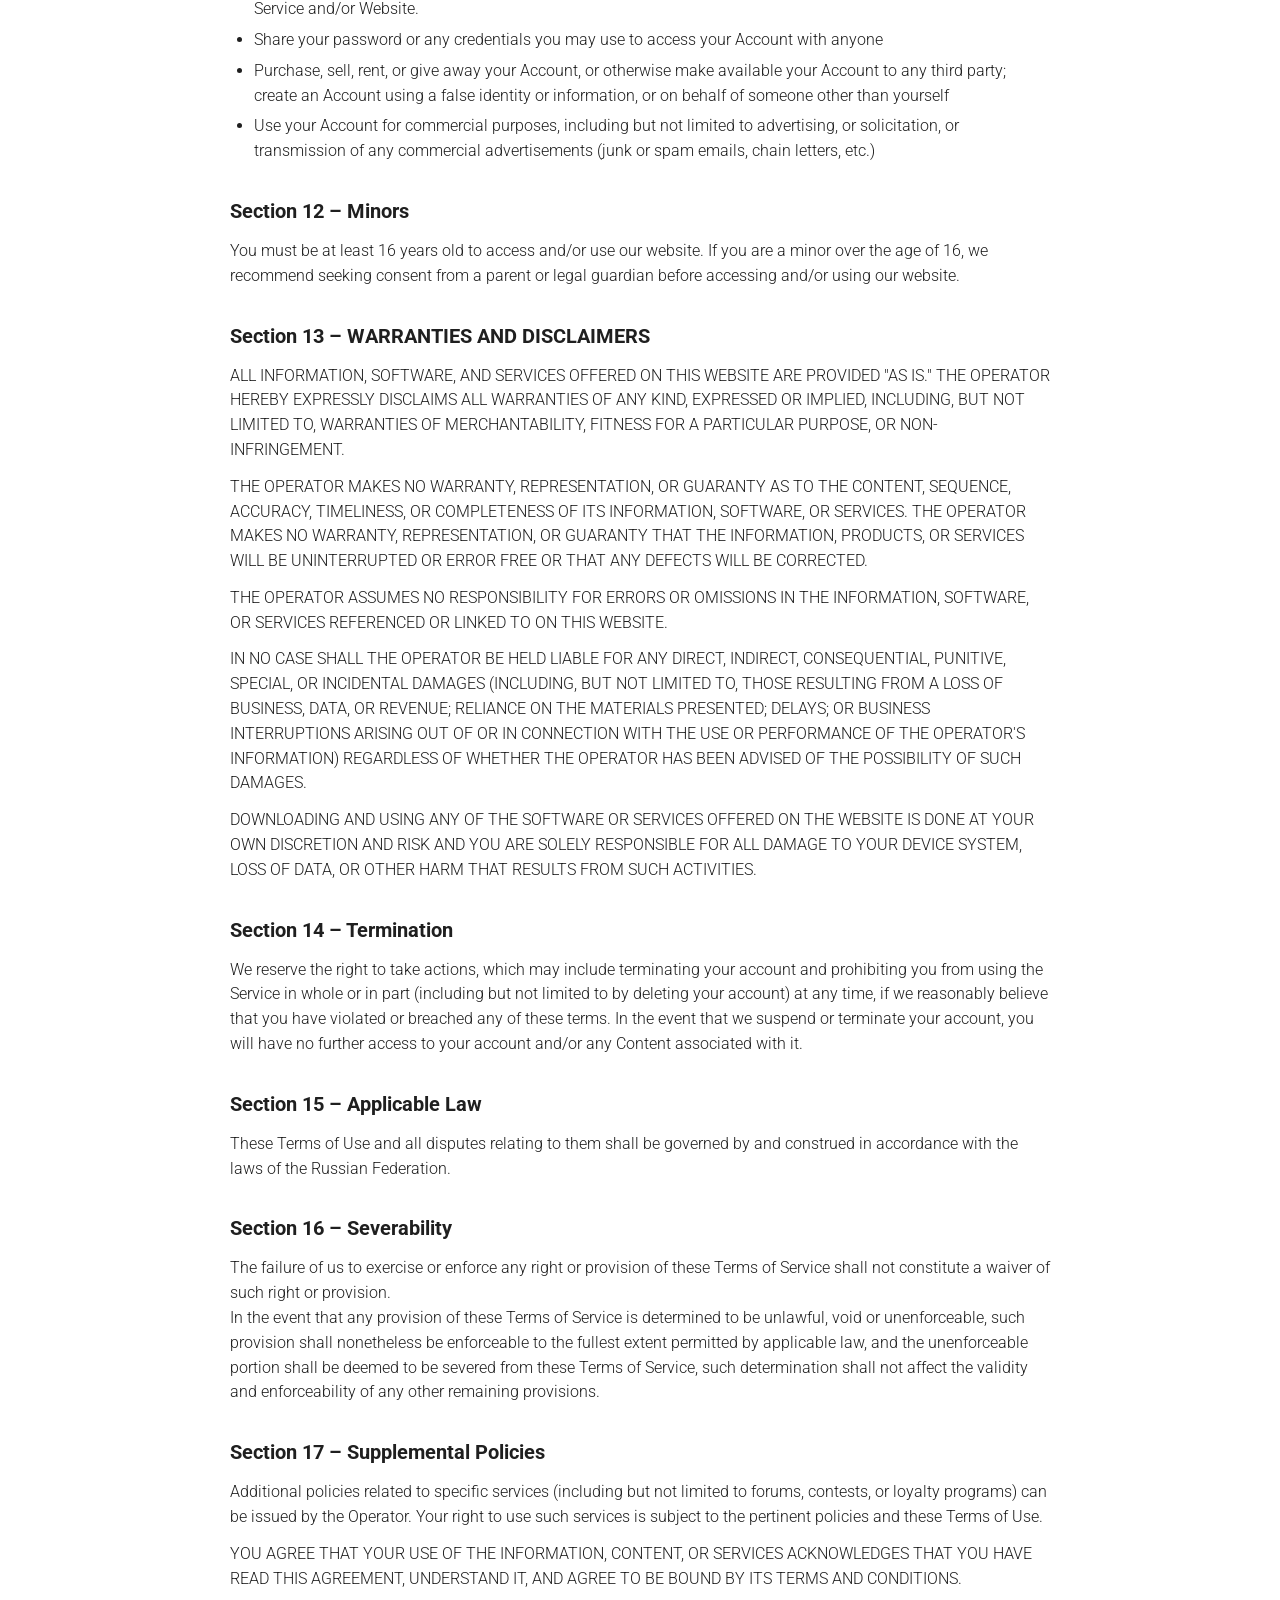
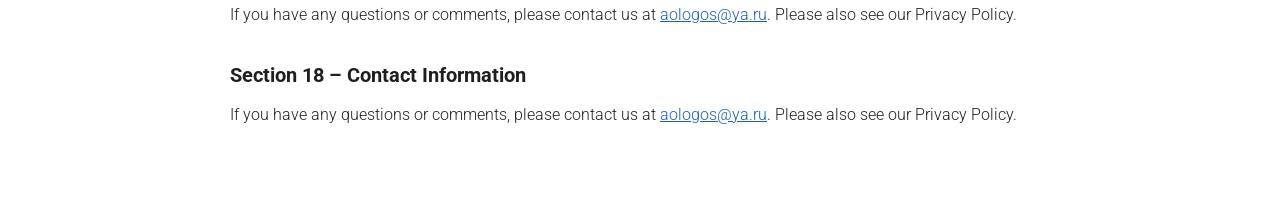
<file: en/terms-of-use.html>
<!DOCTYPE html>
<html lang="en">
<head>
<meta charset="utf-8">
<meta name="viewport" content="width=device-width, initial-scale=1">
<title>Hedgehog | Terms of Use</title>
<meta name="description" content="Hedgehog | Terms of Use">
<link rel="preconnect" href="https://fonts.gstatic.com">
<link rel="stylesheet" href="https://fonts.googleapis.com/css2?family=Roboto:wght@300;400;500;700&amp;subset=latin,cyrillic&amp;display=swap">
<link rel="stylesheet" href="../style.css">
</head>
<body>
<nav class="topbar">
<span class="docs"><a href="privacy-policy.html">Privacy Policy</a> · <a href="terms-of-use.html" class="active">Terms of Use</a> · <a href="support.html">Support</a></span>
<span class="langs"><a href="../en/terms-of-use.html" hreflang="en" class="active">EN</a> | <a href="../ru/terms-of-use.html" hreflang="ru">RU</a></span>
</nav>
<main class="doc">
<h1>Terms of Use</h1>
<p><em>Last modified: October 30, 2026</em></p>
<p>The terms of this agreement ("Terms of Use") govern the relationship between you and Individual Entrepreneur Grigory Anatolyevich Aleksanin (ИП Алексанин Григорий Анатольевич), registered in the Russian Federation (the "Operator", "we", "us", or "our") regarding your use of games, products, websites, and related services provided by the Operator (the "Service"), including all information, text, graphics, software, and services, available for your use. By using this website and the services offered on it, downloading any software, or browsing the website you accept the following Terms of Use. If you do NOT agree to all these Terms of Use, please do NOT use this website and/or download and/or use any software, games and services.</p>
<p>The Operator may amend the Terms of Use at any time, with the amended Terms of Use effective as soon as they are posted on this website. Please check the most current Terms of Use to ensure that you are aware of all the terms and conditions regulating your use of this website.</p>
<p>The Operator reserves the right to make changes to or update the content of the website, or the format thereof, or the games, or the services at any time and without any notice. The Operator reserves the right to terminate or restrict access to the website for any reason whatsoever at its sole discretion.</p>
<h2>Section 1 – Copyright</h2>
<p>Copyrights, trademarks, and all other proprietary rights shown in the content (including, but not limited to, software, services, text, graphics, and logos) are reserved to the Operator and protected by national and international copyright laws. You agree not to copy, republish, modify, download, distribute, license, sublicense, reverse engineer, or create derivatives based on the site, its software, or its services except as expressly authorized herein. Except as otherwise provided, the content published on this website and/or in the app stores may be reproduced or distributed in unmodified form for personal, non-commercial use only. Any other use of the content, including, without limitation, distribution, reproduction, modification, display, or transmission, without the prior written consent of the Operator is strictly prohibited. All copyright and other proprietary notices shall be retained on all reproductions.</p>
<p>The Operator disclaims all proprietary interests in its intellectual property rights other than its own. References to third-party services and software are given by the Operator "AS IS," without warranty of any kind, either expressed or implied.</p>
<h2>Section 2 – Modification of the Services and prices</h2>
<p>Prices for our products are subject to change without notice.</p>
<p>We reserve the right at any time to modify or discontinue the Service (or any part or content thereof) without notice at any time.</p>
<p>We shall not be liable to you or to any third-party for any modification, price change, suspension or discontinuance of the Service.</p>
<h2>Section 3 – Online Job Application</h2>
<p>By using our Online Job Application you agree that the Operator will collect the information about you that the Operator deems necessary. You may always cancel your online job application and demand that the Operator delete all the data collected about you. By using our Online Job Application you agree that the Operator may share your personal information with its affiliated companies and/or with agencies specialized in recruiting, labor or similar fields.</p>
<h2>Section 4 – Rights to Content</h2>
<p>“Content” refers to all software, communications (including without limitation all stories, dialogues, concepts, documentation, and character profile information), images, sounds, audio-visual effects, accounts and material produced by the Operator and/or received or made available while using this website. Content also includes all feedback, comments, or suggestions that the Operator receives from you regarding the Website. Unless otherwise expressly stated in writing, you understand and agree that all Content is owned, controlled, and/or licensed by the Operator. The Operator reserves the right to use all Content for any purpose, including without limitation all commercial and/or promotional use, without restriction by or compensating you. Content is protected by applicable copyright laws, including those of the Russian Federation, against unauthorized use. The Operator reserves all rights, including, without limitation, all intellectual property rights and other proprietary rights to and relating to the Games. You are not permitted to copy, redistribute, publish, create any derivative work from, or otherwise exploit our Content or any part of our Content in violation of the Operator’s and/or any other third party’s intellectual property rights. Logos, game titles, and related characters and elements associated with the Operator may be protected under applicable intellectual property laws and may not be used without the Operator’s prior written consent.</p>
<p>If you are deemed to have retained any right to, title of, or interest in our Content or any part of our Content, you agree to and hereby assign solely and exclusively to the Operator all of your rights to, titles of, and interests in such Content or any part of such Content without additional consideration and in perpetuity under all applicable laws. If, for any reason, such assignment is ineffective under applicable law, you hereby grant the Operator the sole, exclusive, irrevocable, sublicensable, transferable, worldwide, royalty-free license to reproduce, modify, create any derivative work from, publish, distribute, sell, transfer, transmit, publicly display, use, and practice such Content or any part of such Content, and to incorporate the same in other works in any form, media, or technology now known or later developed. To the extent permitted by applicable laws, you hereby agree to waive all moral rights or rights of publicity or privacy you may have to such Content.</p>
<p>At our discretion, representatives or technology used by the Operator may monitor certain Content on the Website, although the Operator cannot and does not undertake to monitor all Content. We may edit, refuse to post, or remove any Content posted on the Website that is deemed objectionable or violates these Terms or the spirit of these Terms at our sole discretion and determination. If you encounter something you find objectionable and in violation of these Terms, you can bring it to our attention by contacting us. You understand and agree that we are not responsible or liable for any Content generated by users of the Website. This implies that users, not us, are entirely responsible for the completeness, accuracy, and/or usefulness of all the Content they upload, communicate, transmit, and/or otherwise make available via our Website and related services.</p>
<p>You acknowledge and agree that the Operator may use built-in tracking features to obtain information regarding your use of the Website in order to improve the services we provide, and agree that such information is deemed to be Content for all intents and purposes under these Terms.</p>
<h2>Section 5 – Third-party links</h2>
<p>Certain content, products and services available via our Service may include materials from third-parties.</p>
<p>Third-party links on this site may direct you to third-party websites that are not affiliated with us. We are not responsible for examining or evaluating the content or accuracy and we do not warrant and will not have any liability or responsibility for any third-party materials or websites, or for any other materials, products, or services of third-parties.</p>
<p>We are not liable for any harm or damages related to the purchase or use of goods, services, resources, content, or any other transactions made in connection with any third-party websites. Please review carefully the third-party's policies and practices and make sure you understand them before you engage in any transaction. Complaints, claims, concerns, or questions regarding third-party products should be directed to the third-party.</p>
<h2>Section 6 – Modification to the service and price</h2>
<p>Prices for our products are subject to change without notice.</p>
<p>We reserve the right at any time to modify or discontinue the Service (or any part or content thereof) without notice at any time.</p>
<p>We shall not be liable to you or to any third-party for any modification, price change, suspension or discontinuance of the Service.</p>
<h2>Section 7 – Third-party services</h2>
<p>You agree that specific Terms of Service created by a third-party service provider shall apply on your in-game purchase, refunds and requests.<br>
Specific third - party service provider is deemed by the specific platform you used to buy our game and/or in-game products.</p>
<p>For Google play please refer to <a href="https://play.google.com/intl/en/about/play-terms/index.html">https://play.google.com/intl/en/about/play-terms/index.html</a><br>
For Apple based devices please refer to <a href="https://reportaproblem.apple.com">https://reportaproblem.apple.com</a></p>
<h2>Section 8 – Information Provided by You</h2>
<p>The use of all materials and information that you submit through or in connection with this website and/or software provided by the Operator is subject to our Privacy Policy.</p>
<h2>Section 9 – User comments, feedback and other submissions</h2>
<p>If, at our request, you send certain specific submissions (for example contest entries) or without a request from us you send creative ideas, suggestions, proposals, plans, or other materials, whether online, by email, by postal mail, or otherwise (collectively, 'comments'), you agree that we may, at any time, without restriction, edit, copy, publish, distribute, translate and otherwise use in any medium any comments that you forward to us. We are and shall be under no obligation (1) to maintain any comments in confidence; (2) to pay compensation for any comments; or (3) to respond to any comments.</p>
<p>We may, but have no obligation to, monitor, edit or remove content that we determine in our sole discretion are unlawful, offensive, threatening, libelous, defamatory, pornographic, obscene or otherwise objectionable or violates any party’s intellectual property or these Terms of Service.</p>
<p>You agree that your comments will not violate any right of any third-party, including copyright, trademark, privacy, personality or other personal or proprietary right. You further agree that your comments will not contain libelous or otherwise unlawful, abusive or obscene material, or contain any computer virus or other malware that could in any way affect the operation of the Service or any related website. You may not use a false e-mail address, pretend to be someone other than yourself, or otherwise mislead us or third-parties as to the origin of any comments. You are solely responsible for any comments you make and their accuracy. We take no responsibility and assume no liability for any comments posted by you or any third-party.</p>
<h2>Section 10 – Use of Software</h2>
<p>The software available for download on this website or in app stores, as well as available on social networks, and all its documentation are the copyrighted work of the Operator. Use of that software is governed by the terms of the end-user license agreement that accompanies or is included in it. You are not able to use, download, or install any software without first agreeing to the terms of the end-user license agreement that accompanies or is included in it.</p>
<p>You may not use, copy, republish, download, modify, distribute, license, sublicense, decompile, disassemble, create a derivative work based on, or reverse engineer the software or other products, services, or processes accessible through our website except as expressly authorized herein or in the applicable end-user license agreement. You also acknowledge and agree that you will not transmit, upload, or attempt to transmit or upload viruses, adware, spyware, worms, or any other malicious or invasive code.</p>
<p>The software is supplied "AS IS." The Operator disclaims all warranties, expressed or implied, including, but not limited to, warranties of merchantability and fitness for any purpose with respect to the software. You assume the entire risk of using the software.</p>
<p>You understand that the Operator’s introduction of various technologies may not be consistent across all platforms and that the performance and some features offered by us may vary depending on your device and other equipment.</p>
<p>The Operator grants you a non-exclusive, non-transferable, revocable, and limited license to use our software. You may not use software provided by the Operator for any purpose other than that described in the license granted to you. Any illegal use of our software is solely your responsibility.</p>
<h2>Section 11 – User Conduct</h2>
<p>You may be required to register an account (the “Account”) on the Service. Your use of the Service is governed by and maintained and enforced by the Operator through “User Conduct.” You are entirely responsible for knowing, understanding, and abiding by User Conduct. The User Conduct rules are not exhaustive, and the Operator reserves the right to determine which conduct is considered to be outside the spirit of the Website and to take disciplinary measures, including the termination and deletion of user accounts, prohibiting users from using the Service in whole or in part. User Conduct governs all aspects of your interaction with the Website.</p>
<p>You acknowledge and agree that if the Operator finds, at the Operator’s sole discretion, that you have violated User Conduct, you may no longer have access to the violating item/items and/or the Operator may take actions, which may include terminating your account and prohibiting you from using the Service in whole or in part.</p>
<p>You agree that you will not:</p>
<ul>
<li>Transmit or post any content or use language deemed to be offensive at the Operator’s sole discretion, including, without limitation, content or language that is unlawful, harmful, threatening, abusive, harassing, defamatory, vulgar, obscene, hateful, sexually explicit, or racially, ethnically, or otherwise objectionable, nor may you misspell or use an alternative spelling to circumvent or attempt to circumvent the content and language restrictions listed above</li>
<li>Violate the contractual, personal, intellectual property, or other rights of any party, or promote or constitute illegal activity</li>
<li>Improperly use the Operator’s support services, including without limitation submission of false reports of abuse or misconduct by any party</li>
<li>Use or take part in the use of any unauthorized third-party software designed to modify or interfere with the Service and/or Website.</li>
<li>Share your password or any credentials you may use to access your Account with anyone</li>
<li>Purchase, sell, rent, or give away your Account, or otherwise make available your Account to any third party; create an Account using a false identity or information, or on behalf of someone other than yourself</li>
<li>Use your Account for commercial purposes, including but not limited to advertising, or solicitation, or transmission of any commercial advertisements (junk or spam emails, chain letters, etc.)</li>
</ul>
<h2>Section 12 – Minors</h2>
<p>You must be at least 16 years old to access and/or use our website. If you are a minor over the age of 16, we recommend seeking consent from a parent or legal guardian before accessing and/or using our website.</p>
<h2>Section 13 – WARRANTIES AND DISCLAIMERS</h2>
<p>ALL INFORMATION, SOFTWARE, AND SERVICES OFFERED ON THIS WEBSITE ARE PROVIDED "AS IS." THE OPERATOR HEREBY EXPRESSLY DISCLAIMS ALL WARRANTIES OF ANY KIND, EXPRESSED OR IMPLIED, INCLUDING, BUT NOT LIMITED TO, WARRANTIES OF MERCHANTABILITY, FITNESS FOR A PARTICULAR PURPOSE, OR NON-INFRINGEMENT.</p>
<p>THE OPERATOR MAKES NO WARRANTY, REPRESENTATION, OR GUARANTY AS TO THE CONTENT, SEQUENCE, ACCURACY, TIMELINESS, OR COMPLETENESS OF ITS INFORMATION, SOFTWARE, OR SERVICES. THE OPERATOR MAKES NO WARRANTY, REPRESENTATION, OR GUARANTY THAT THE INFORMATION, PRODUCTS, OR SERVICES WILL BE UNINTERRUPTED OR ERROR FREE OR THAT ANY DEFECTS WILL BE CORRECTED.</p>
<p>THE OPERATOR ASSUMES NO RESPONSIBILITY FOR ERRORS OR OMISSIONS IN THE INFORMATION, SOFTWARE, OR SERVICES REFERENCED OR LINKED TO ON THIS WEBSITE.</p>
<p>IN NO CASE SHALL THE OPERATOR BE HELD LIABLE FOR ANY DIRECT, INDIRECT, CONSEQUENTIAL, PUNITIVE, SPECIAL, OR INCIDENTAL DAMAGES (INCLUDING, BUT NOT LIMITED TO, THOSE RESULTING FROM A LOSS OF BUSINESS, DATA, OR REVENUE; RELIANCE ON THE MATERIALS PRESENTED; DELAYS; OR BUSINESS INTERRUPTIONS ARISING OUT OF OR IN CONNECTION WITH THE USE OR PERFORMANCE OF THE OPERATOR'S INFORMATION) REGARDLESS OF WHETHER THE OPERATOR HAS BEEN ADVISED OF THE POSSIBILITY OF SUCH DAMAGES.</p>
<p>DOWNLOADING AND USING ANY OF THE SOFTWARE OR SERVICES OFFERED ON THE WEBSITE IS DONE AT YOUR OWN DISCRETION AND RISK AND YOU ARE SOLELY RESPONSIBLE FOR ALL DAMAGE TO YOUR DEVICE SYSTEM, LOSS OF DATA, OR OTHER HARM THAT RESULTS FROM SUCH ACTIVITIES.</p>
<h2>Section 14 – Termination</h2>
<p>We reserve the right to take actions, which may include terminating your account and prohibiting you from using the Service in whole or in part (including but not limited to by deleting your account) at any time, if we reasonably believe that you have violated or breached any of these terms. In the event that we suspend or terminate your account, you will have no further access to your account and/or any Content associated with it.</p>
<h2>Section 15 – Applicable Law</h2>
<p>These Terms of Use and all disputes relating to them shall be governed by and construed in accordance with the laws of the Russian Federation.</p>
<h2>Section 16 – Severability</h2>
<p>The failure of us to exercise or enforce any right or provision of these Terms of Service shall not constitute a waiver of such right or provision.<br>
In the event that any provision of these Terms of Service is determined to be unlawful, void or unenforceable, such provision shall nonetheless be enforceable to the fullest extent permitted by applicable law, and the unenforceable portion shall be deemed to be severed from these Terms of Service, such determination shall not affect the validity and enforceability of any other remaining provisions.</p>
<h2>Section 17 – Supplemental Policies</h2>
<p>Additional policies related to specific services (including but not limited to forums, contests, or loyalty programs) can be issued by the Operator. Your right to use such services is subject to the pertinent policies and these Terms of Use.</p>
<p>YOU AGREE THAT YOUR USE OF THE INFORMATION, CONTENT, OR SERVICES ACKNOWLEDGES THAT YOU HAVE READ THIS AGREEMENT, UNDERSTAND IT, AND AGREE TO BE BOUND BY ITS TERMS AND CONDITIONS.</p>
<p>If you have any questions or comments, please contact us at <a href="mailto:aologos@ya.ru">aologos@ya.ru</a>. Please also see our Privacy Policy.</p>
<h2>Section 18 – Contact Information</h2>
<p>If you have any questions or comments, please contact us at <a href="mailto:aologos@ya.ru">aologos@ya.ru</a>. Please also see our Privacy Policy.</p>
</main>
</body>
</html>
</file>
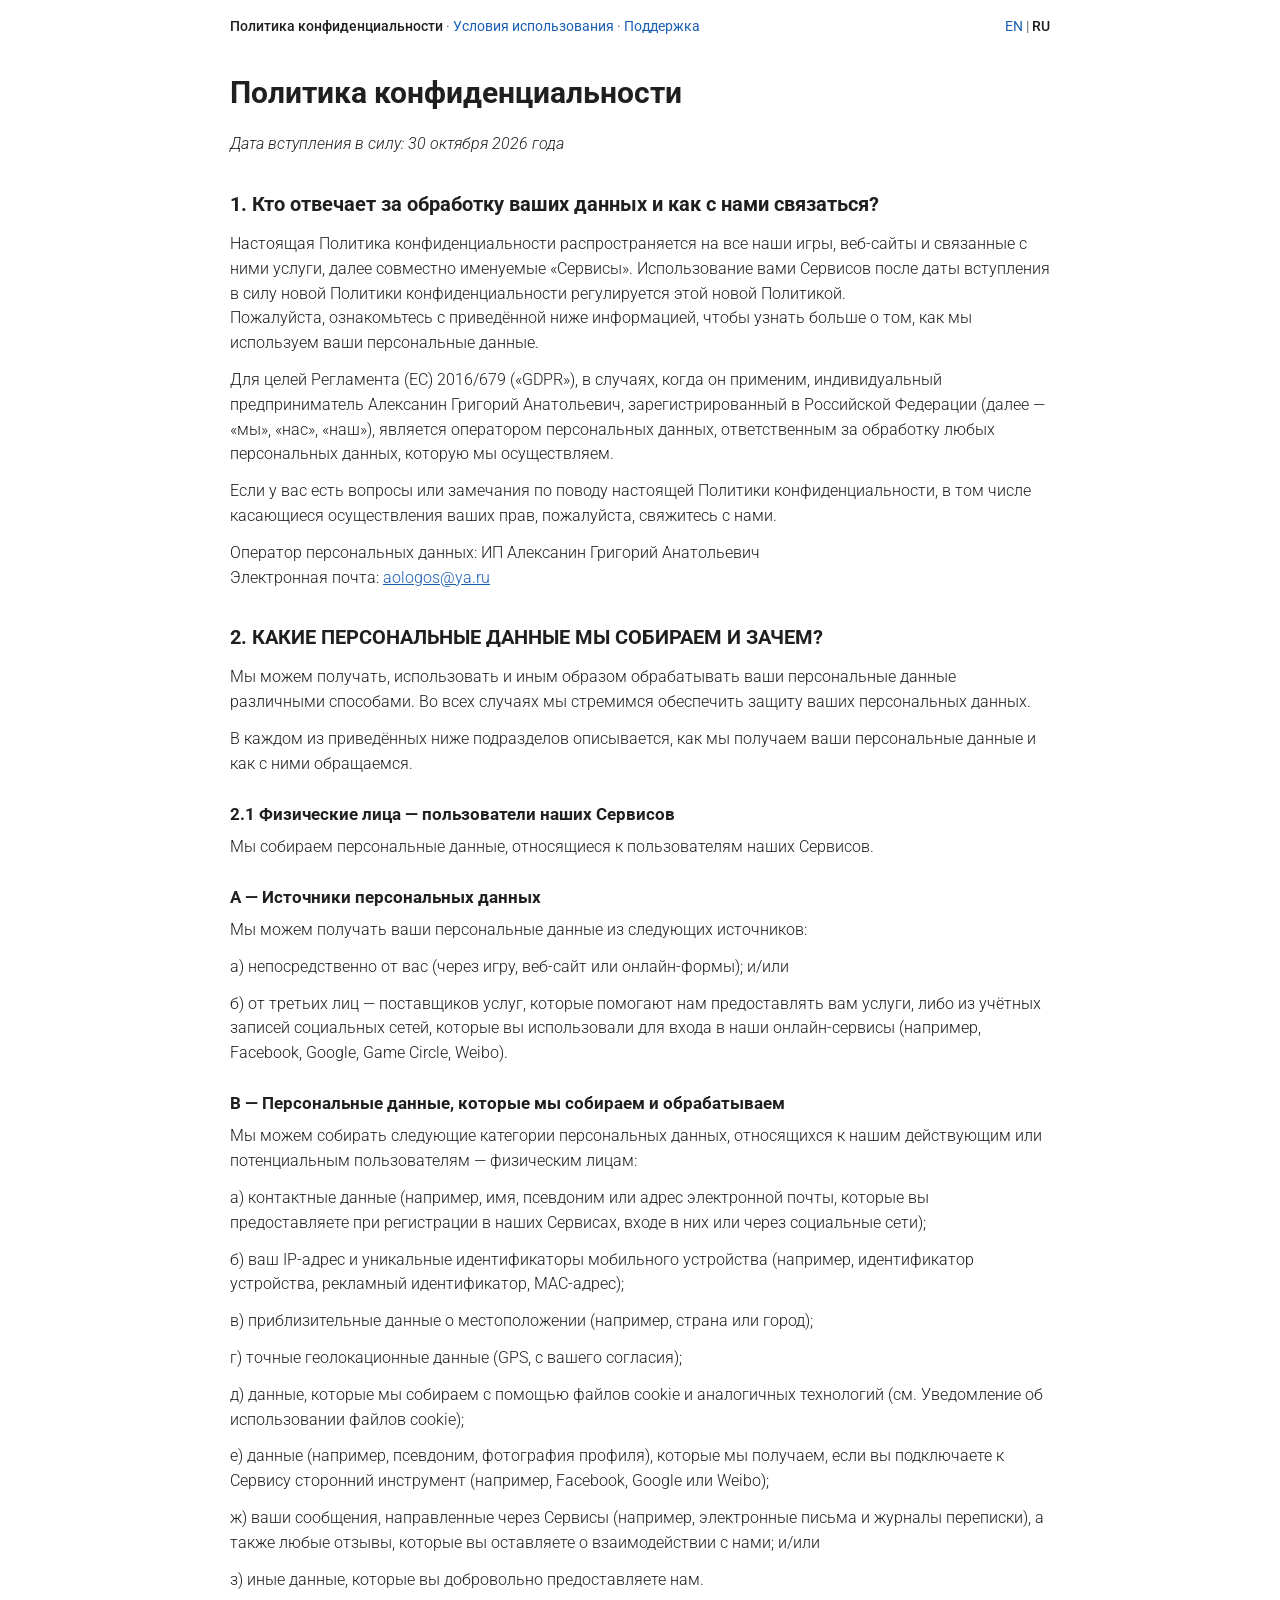
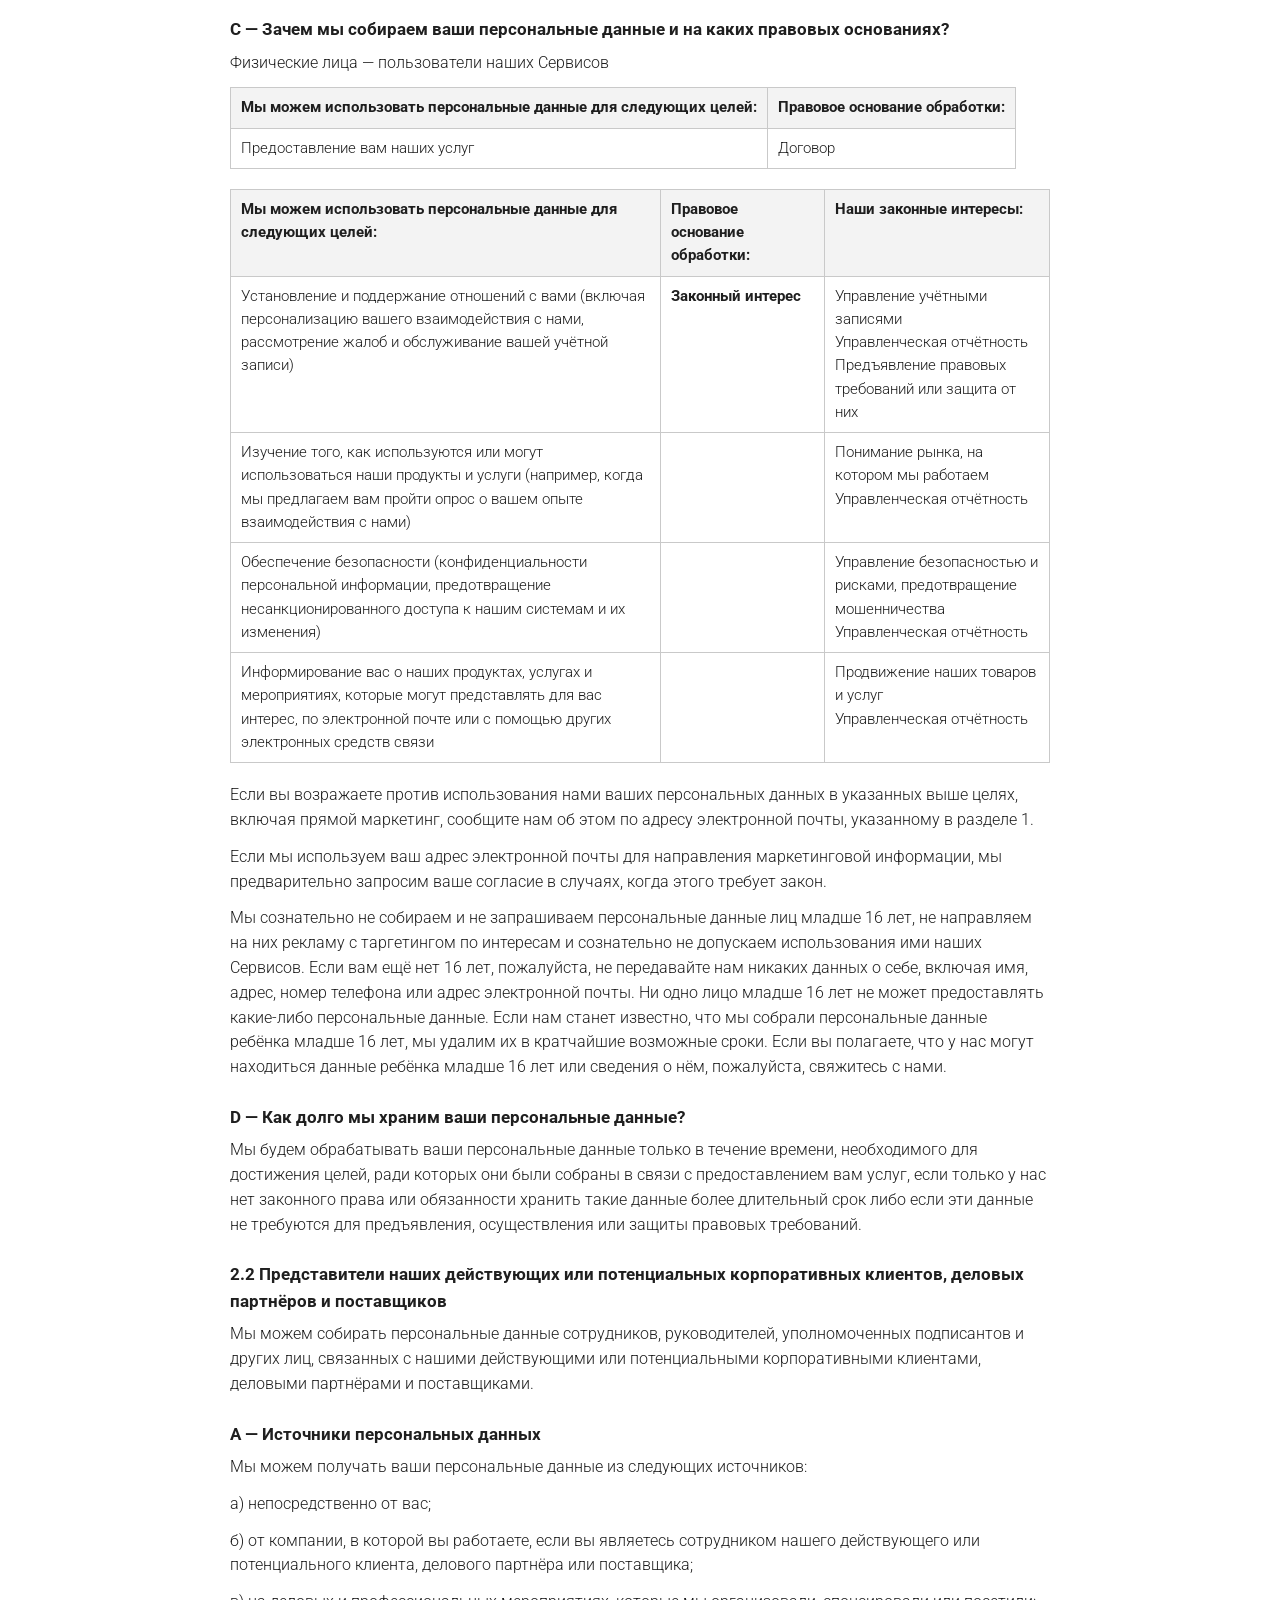
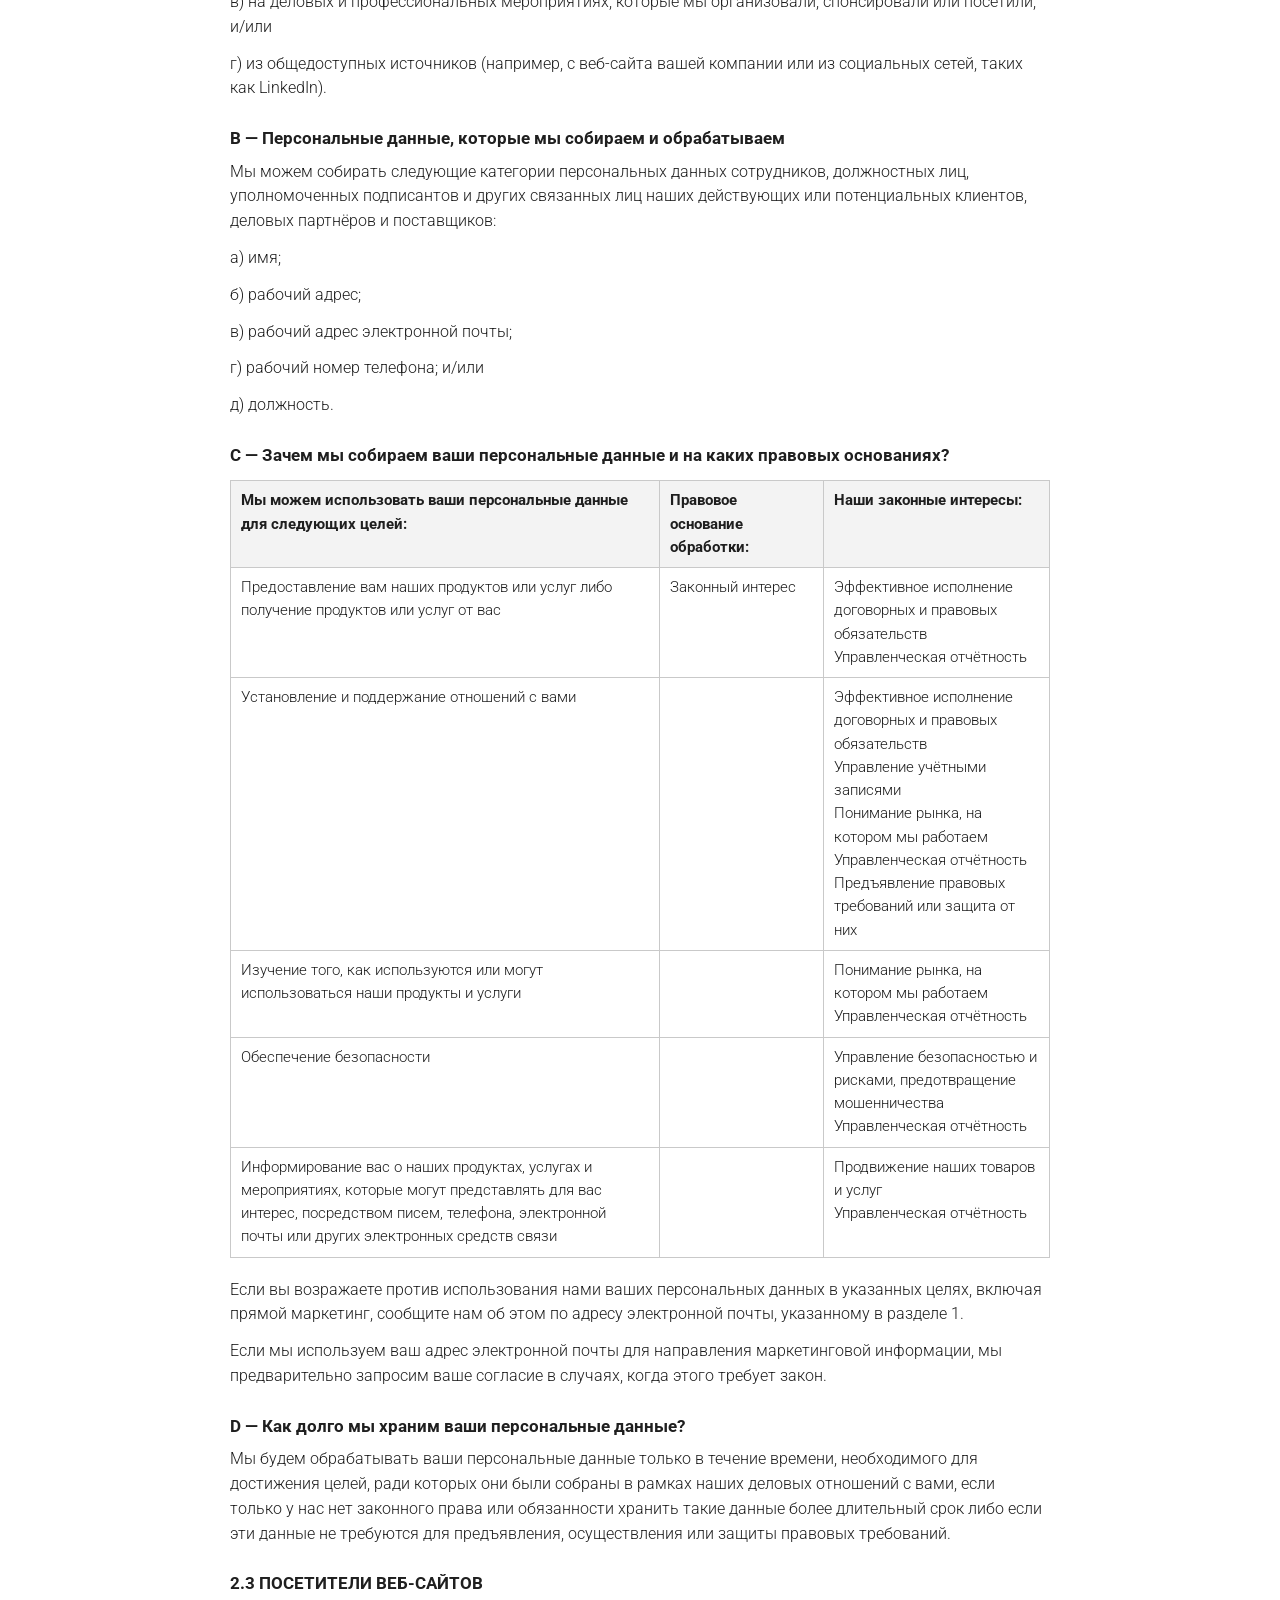
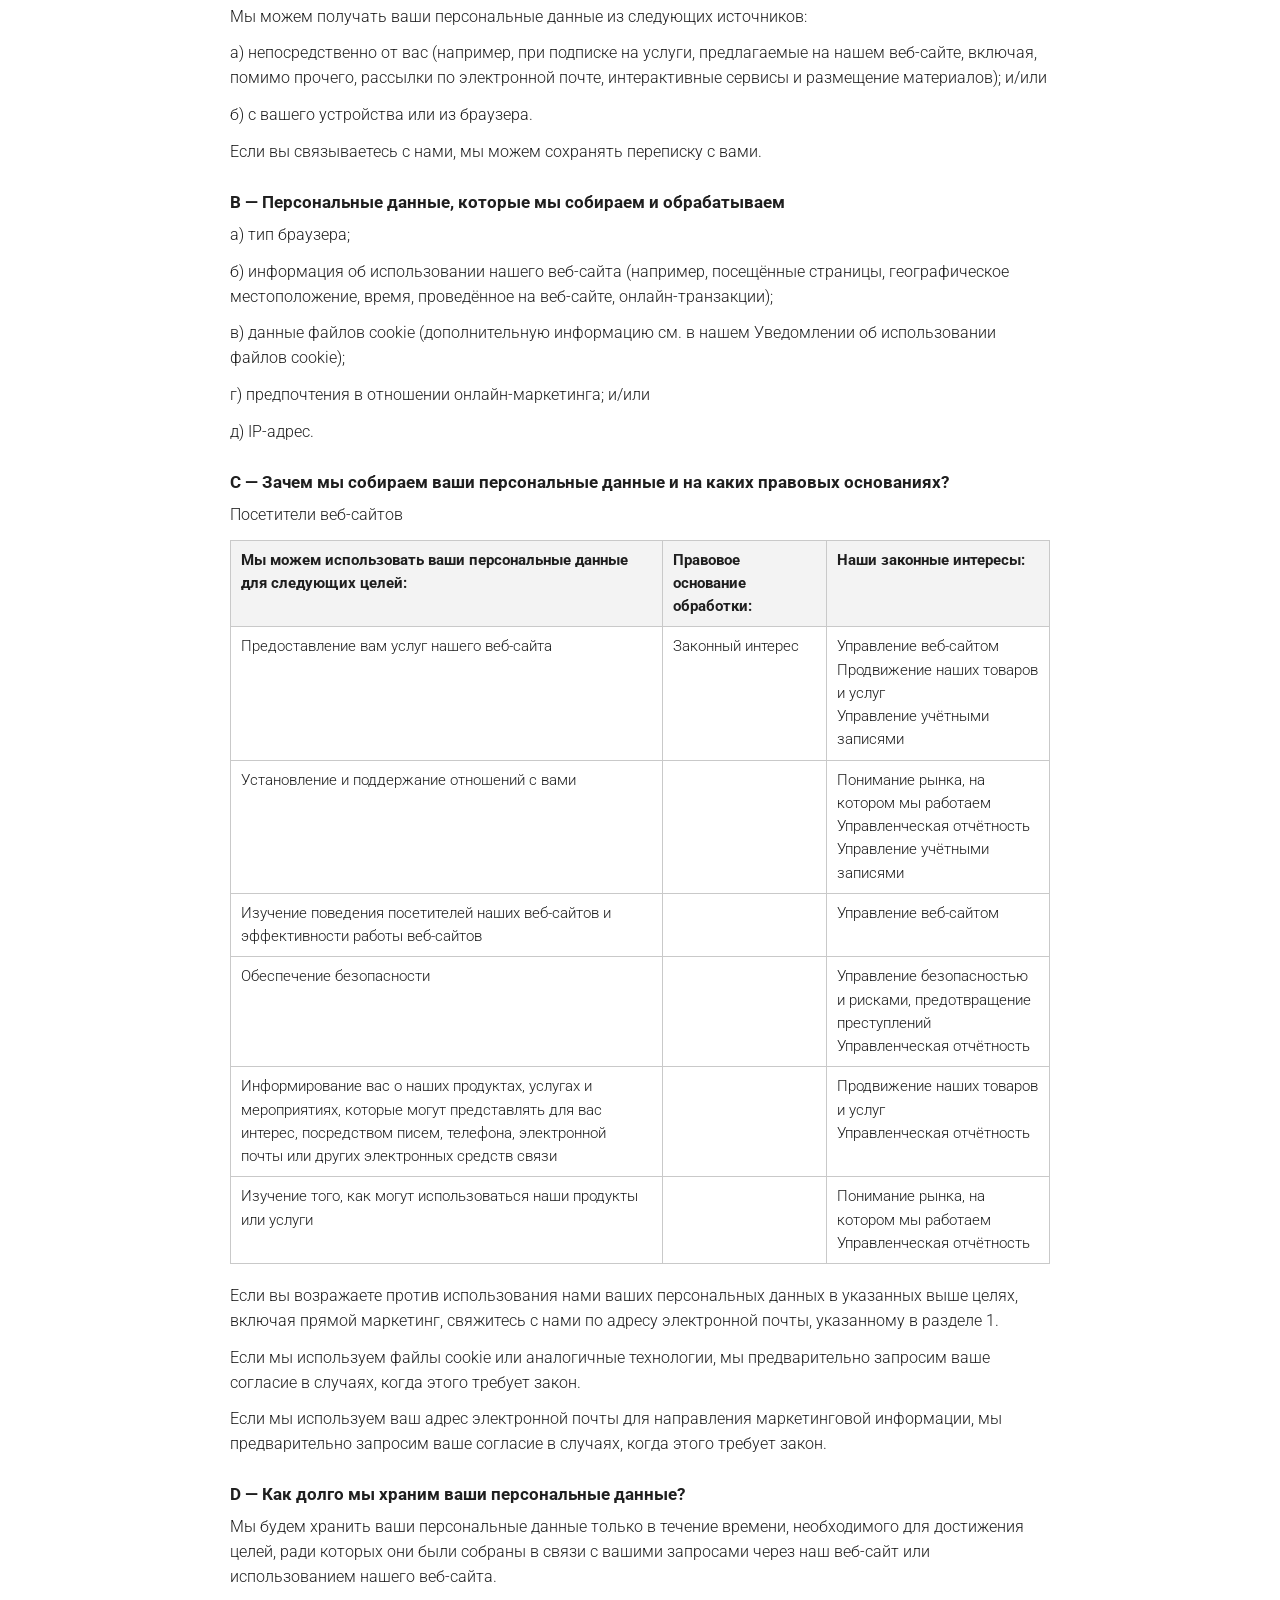
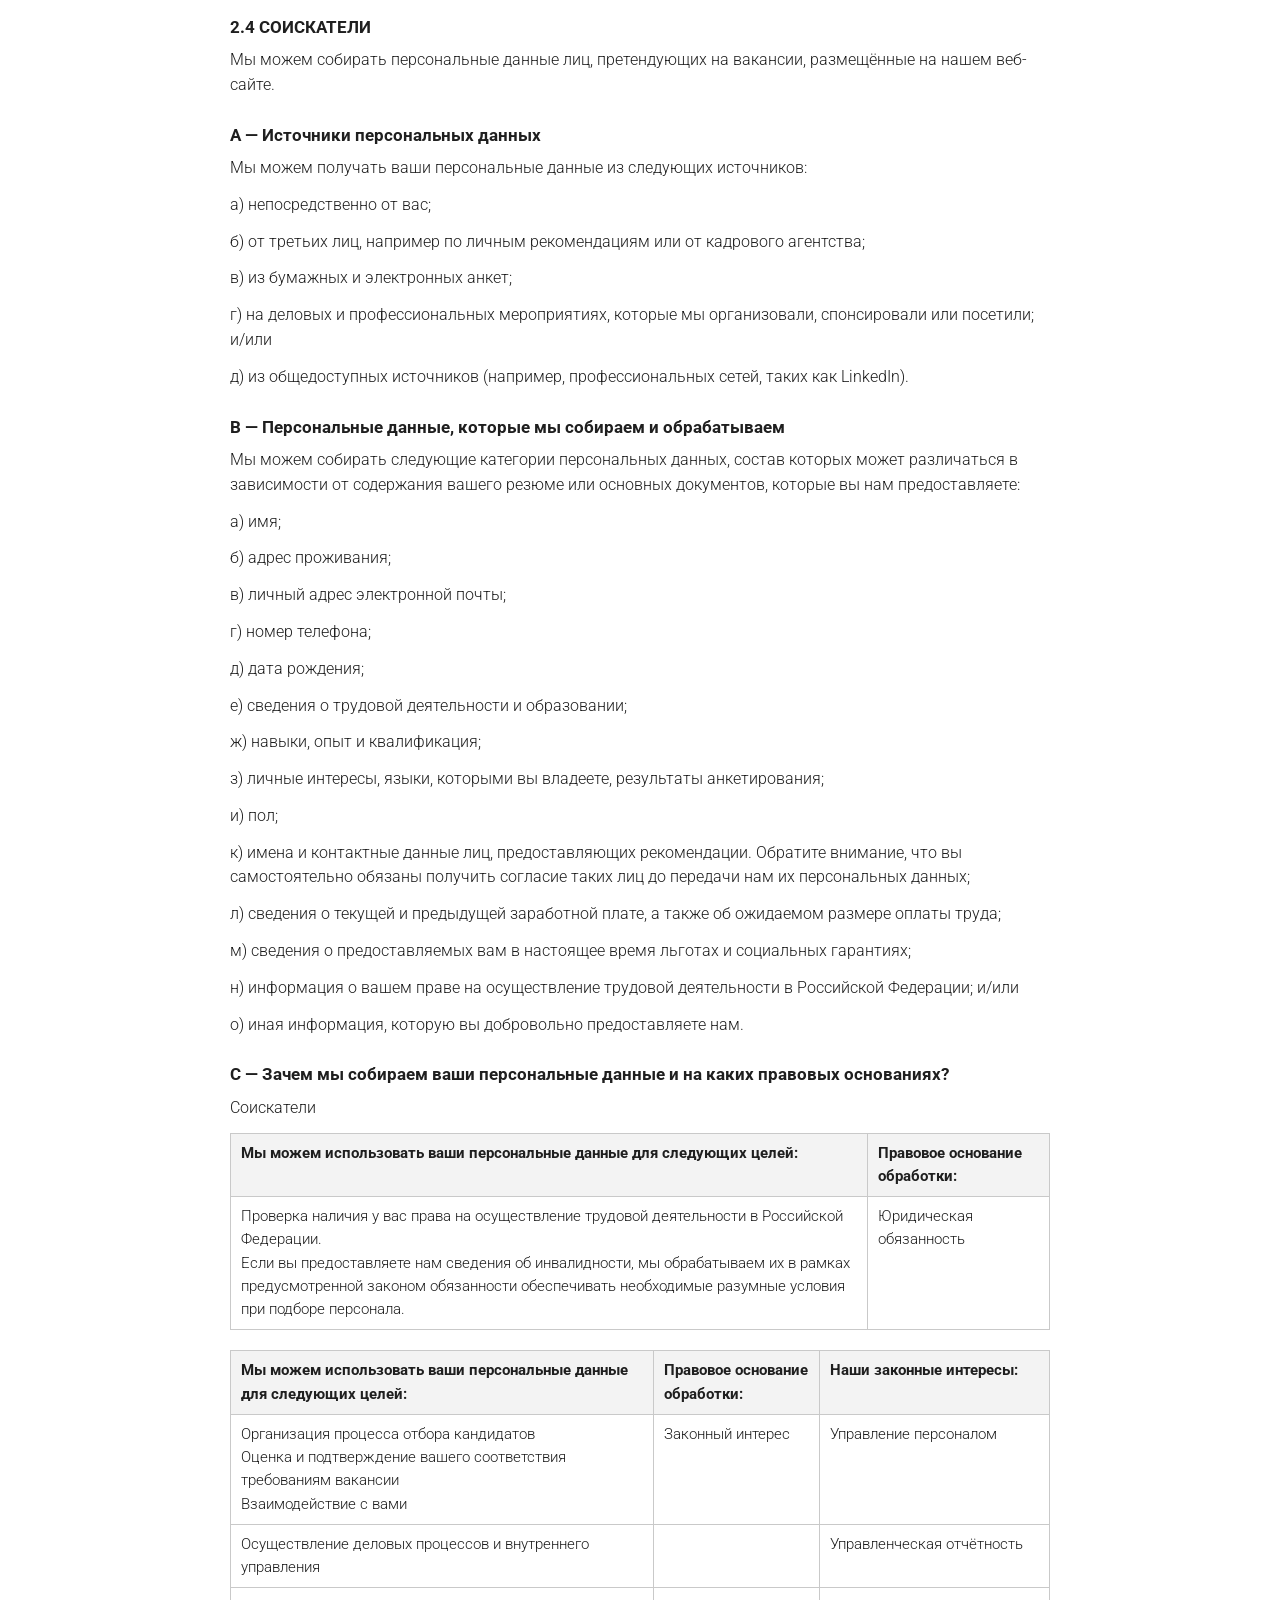
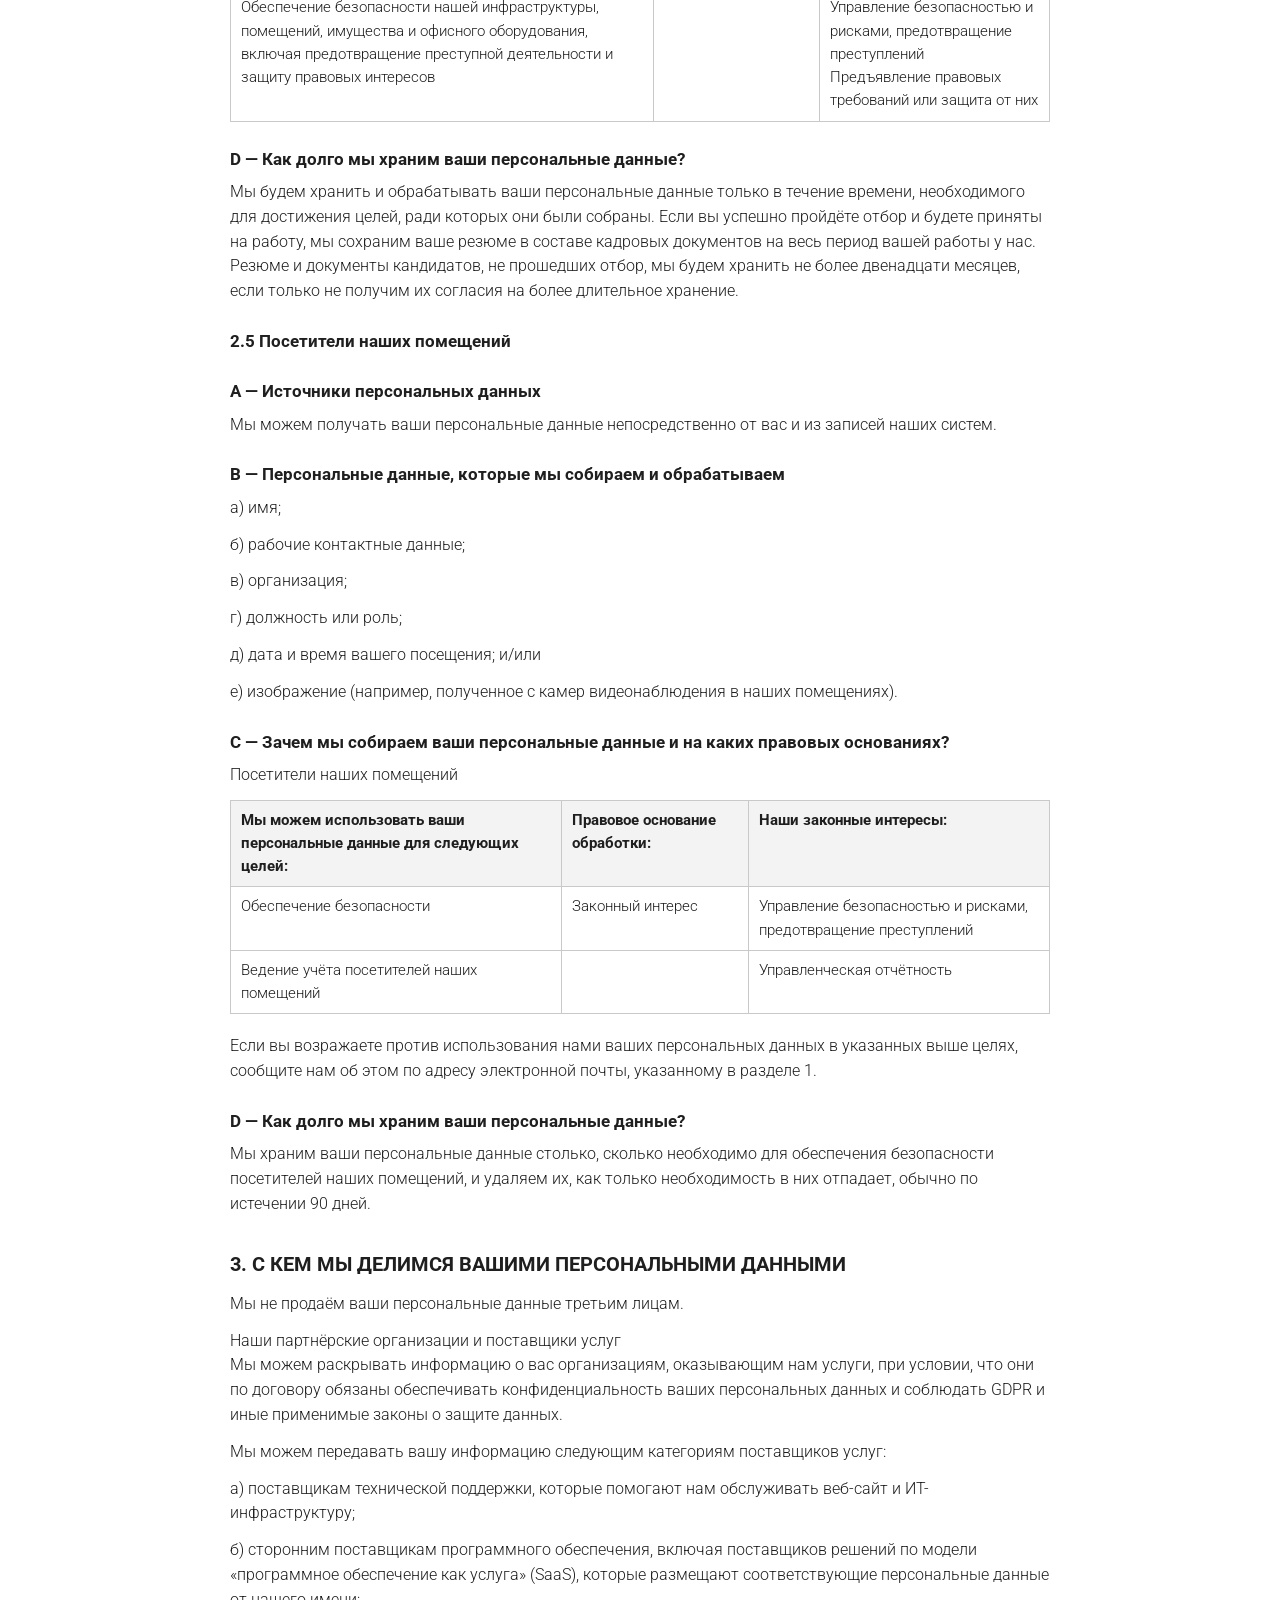
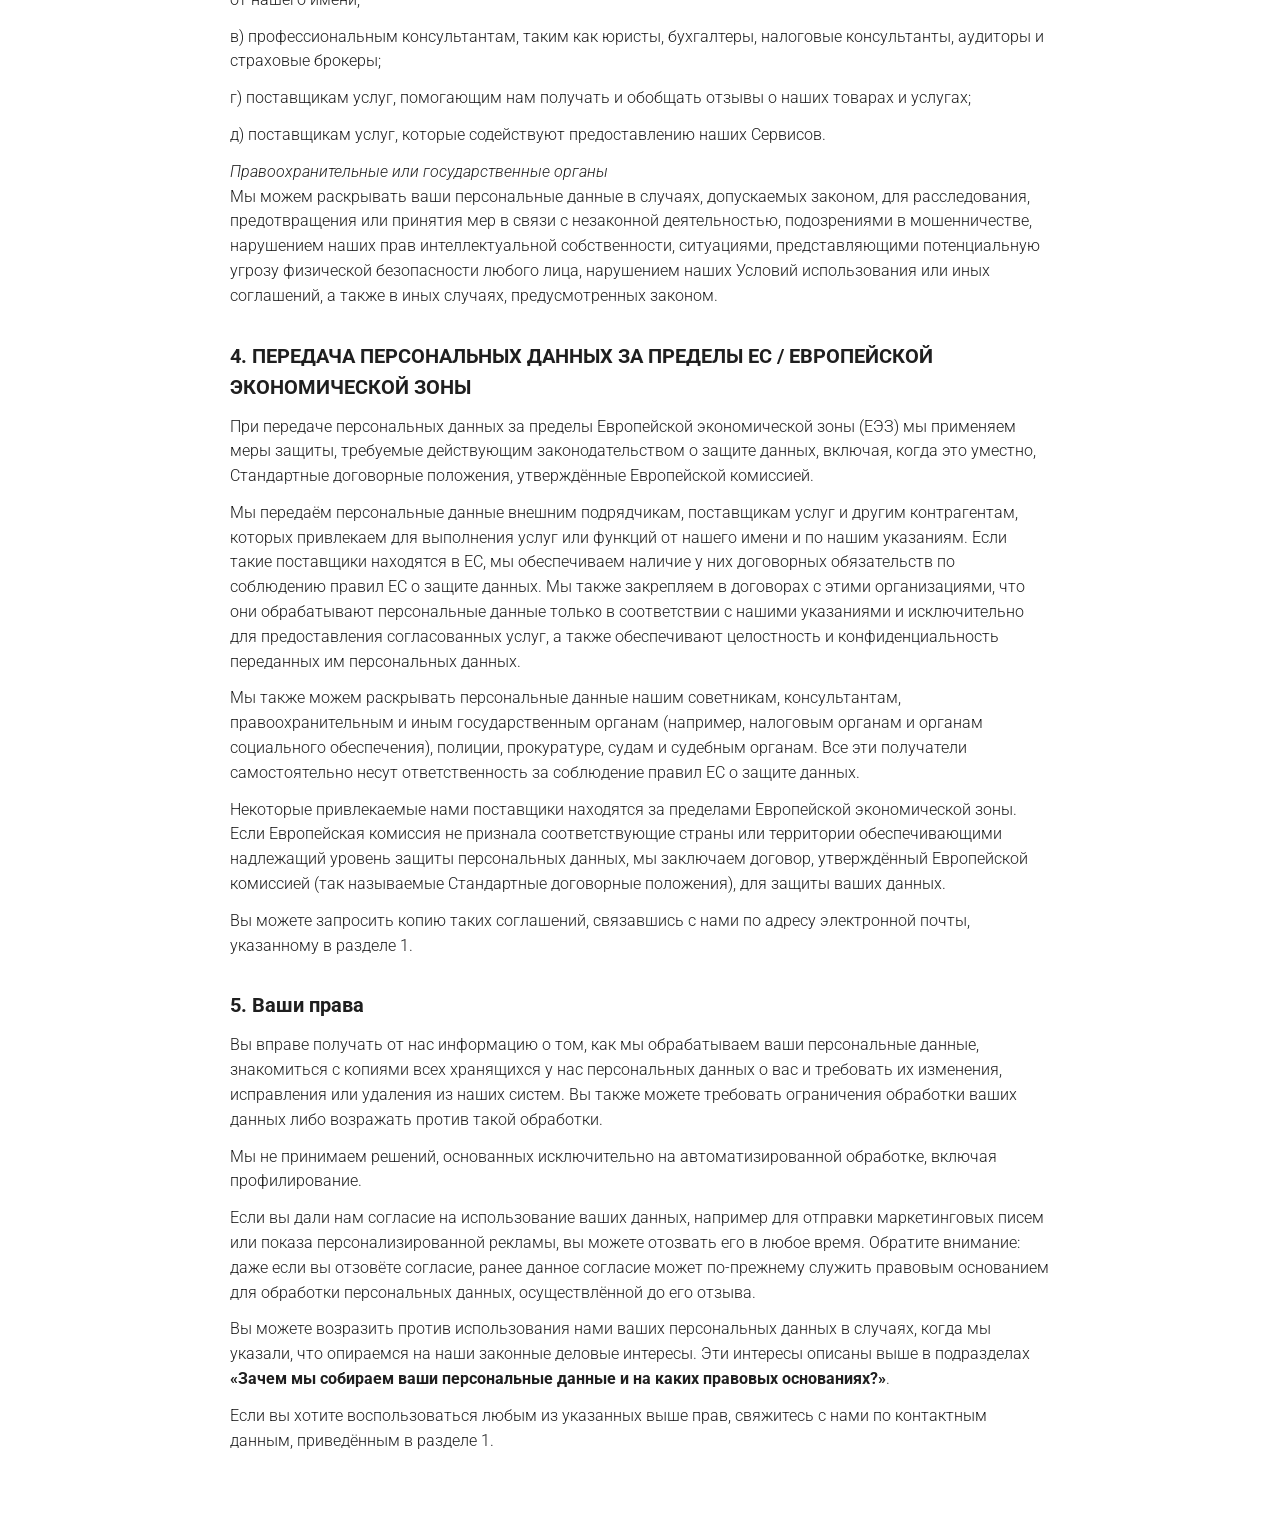
<file: ru/privacy-policy.html>
<!DOCTYPE html>
<html lang="ru">
<head>
<meta charset="utf-8">
<meta name="viewport" content="width=device-width, initial-scale=1">
<title>Hedgehog | Политика конфиденциальности</title>
<meta name="description" content="Hedgehog | Политика конфиденциальности">
<link rel="preconnect" href="https://fonts.gstatic.com">
<link rel="stylesheet" href="https://fonts.googleapis.com/css2?family=Roboto:wght@300;400;500;700&amp;subset=latin,cyrillic&amp;display=swap">
<link rel="stylesheet" href="../style.css">
</head>
<body>
<nav class="topbar">
<span class="docs"><a href="privacy-policy.html" class="active">Политика конфиденциальности</a> · <a href="terms-of-use.html">Условия использования</a> · <a href="support.html">Поддержка</a></span>
<span class="langs"><a href="../en/privacy-policy.html" hreflang="en">EN</a> | <a href="../ru/privacy-policy.html" hreflang="ru" class="active">RU</a></span>
</nav>
<main class="doc">
<h1>Политика конфиденциальности</h1>
<p><em>Дата вступления в силу: 30 октября 2026 года</em></p>
<h2>1. Кто отвечает за обработку ваших данных и как с нами связаться?</h2>
<p>Настоящая Политика конфиденциальности распространяется на все наши игры, веб-сайты и связанные с ними услуги, далее совместно именуемые «Сервисы». Использование вами Сервисов после даты вступления в силу новой Политики конфиденциальности регулируется этой новой Политикой.<br>
Пожалуйста, ознакомьтесь с приведённой ниже информацией, чтобы узнать больше о том, как мы используем ваши персональные данные.</p>
<p>Для целей Регламента (ЕС) 2016/679 («GDPR»), в случаях, когда он применим, индивидуальный предприниматель Алексанин Григорий Анатольевич, зарегистрированный в Российской Федерации (далее — «мы», «нас», «наш»), является оператором персональных данных, ответственным за обработку любых персональных данных, которую мы осуществляем.</p>
<p>Если у вас есть вопросы или замечания по поводу настоящей Политики конфиденциальности, в том числе касающиеся осуществления ваших прав, пожалуйста, свяжитесь с нами.</p>
<p>Оператор персональных данных: ИП Алексанин Григорий Анатольевич<br>
Электронная почта: <a href="mailto:aologos@ya.ru">aologos@ya.ru</a></p>
<h2>2. КАКИЕ ПЕРСОНАЛЬНЫЕ ДАННЫЕ МЫ СОБИРАЕМ И ЗАЧЕМ?</h2>
<p>Мы можем получать, использовать и иным образом обрабатывать ваши персональные данные различными способами. Во всех случаях мы стремимся обеспечить защиту ваших персональных данных.</p>
<p>В каждом из приведённых ниже подразделов описывается, как мы получаем ваши персональные данные и как с ними обращаемся.</p>
<h3>2.1 Физические лица — пользователи наших Сервисов</h3>
<p>Мы собираем персональные данные, относящиеся к пользователям наших Сервисов.</p>
<h3>A — Источники персональных данных</h3>
<p>Мы можем получать ваши персональные данные из следующих источников:</p>
<p>а) непосредственно от вас (через игру, веб-сайт или онлайн-формы); и/или</p>
<p>б) от третьих лиц — поставщиков услуг, которые помогают нам предоставлять вам услуги, либо из учётных записей социальных сетей, которые вы использовали для входа в наши онлайн-сервисы (например, Facebook, Google, Game Circle, Weibo).</p>
<h3>B — Персональные данные, которые мы собираем и обрабатываем</h3>
<p>Мы можем собирать следующие категории персональных данных, относящихся к нашим действующим или потенциальным пользователям — физическим лицам:</p>
<p>а) контактные данные (например, имя, псевдоним или адрес электронной почты, которые вы предоставляете при регистрации в наших Сервисах, входе в них или через социальные сети);</p>
<p>б) ваш IP-адрес и уникальные идентификаторы мобильного устройства (например, идентификатор устройства, рекламный идентификатор, MAC-адрес);</p>
<p>в) приблизительные данные о местоположении (например, страна или город);</p>
<p>г) точные геолокационные данные (GPS, с вашего согласия);</p>
<p>д) данные, которые мы собираем с помощью файлов cookie и аналогичных технологий (см. Уведомление об использовании файлов cookie);</p>
<p>е) данные (например, псевдоним, фотография профиля), которые мы получаем, если вы подключаете к Сервису сторонний инструмент (например, Facebook, Google или Weibo);</p>
<p>ж) ваши сообщения, направленные через Сервисы (например, электронные письма и журналы переписки), а также любые отзывы, которые вы оставляете о взаимодействии с нами; и/или</p>
<p>з) иные данные, которые вы добровольно предоставляете нам.</p>
<h3>C — Зачем мы собираем ваши персональные данные и на каких правовых основаниях?</h3>
<p>Физические лица — пользователи наших Сервисов</p>
<table>
<thead>
<tr>
<th><strong>Мы можем использовать персональные данные для следующих целей:</strong></th>
<th><strong>Правовое основание обработки:</strong></th>
</tr>
</thead>
<tbody>
<tr>
<td>Предоставление вам наших услуг</td>
<td>Договор</td>
</tr>
</tbody>
</table>
<table>
<thead>
<tr>
<th><strong>Мы можем использовать персональные данные для следующих целей:</strong></th>
<th><strong>Правовое основание обработки:</strong></th>
<th><strong>Наши законные интересы:</strong></th>
</tr>
</thead>
<tbody>
<tr>
<td>Установление и поддержание отношений с вами (включая персонализацию вашего взаимодействия с нами, рассмотрение жалоб и обслуживание вашей учётной записи)</td>
<td><strong>Законный интерес</strong></td>
<td>Управление учётными записями<br>Управленческая отчётность<br>Предъявление правовых требований или защита от них</td>
</tr>
<tr>
<td>Изучение того, как используются или могут использоваться наши продукты и услуги (например, когда мы предлагаем вам пройти опрос о вашем опыте взаимодействия с нами)</td>
<td></td>
<td>Понимание рынка, на котором мы работаем<br>Управленческая отчётность</td>
</tr>
<tr>
<td>Обеспечение безопасности (конфиденциальности персональной информации, предотвращение несанкционированного доступа к нашим системам и их изменения)</td>
<td></td>
<td>Управление безопасностью и рисками, предотвращение мошенничества<br>Управленческая отчётность</td>
</tr>
<tr>
<td>Информирование вас о наших продуктах, услугах и мероприятиях, которые могут представлять для вас интерес, по электронной почте или с помощью других электронных средств связи</td>
<td></td>
<td>Продвижение наших товаров и услуг<br>Управленческая отчётность</td>
</tr>
</tbody>
</table>
<p>Если вы возражаете против использования нами ваших персональных данных в указанных выше целях, включая прямой маркетинг, сообщите нам об этом по адресу электронной почты, указанному в разделе 1.</p>
<p>Если мы используем ваш адрес электронной почты для направления маркетинговой информации, мы предварительно запросим ваше согласие в случаях, когда этого требует закон.</p>
<p>Мы сознательно не собираем и не запрашиваем персональные данные лиц младше 16 лет, не направляем на них рекламу с таргетингом по интересам и сознательно не допускаем использования ими наших Сервисов. Если вам ещё нет 16 лет, пожалуйста, не передавайте нам никаких данных о себе, включая имя, адрес, номер телефона или адрес электронной почты. Ни одно лицо младше 16 лет не может предоставлять какие-либо персональные данные. Если нам станет известно, что мы собрали персональные данные ребёнка младше 16 лет, мы удалим их в кратчайшие возможные сроки. Если вы полагаете, что у нас могут находиться данные ребёнка младше 16 лет или сведения о нём, пожалуйста, свяжитесь с нами.</p>
<h3>D — Как долго мы храним ваши персональные данные?</h3>
<p>Мы будем обрабатывать ваши персональные данные только в течение времени, необходимого для достижения целей, ради которых они были собраны в связи с предоставлением вам услуг, если только у нас нет законного права или обязанности хранить такие данные более длительный срок либо если эти данные не требуются для предъявления, осуществления или защиты правовых требований.</p>
<h3>2.2 Представители наших действующих или потенциальных корпоративных клиентов, деловых партнёров и поставщиков</h3>
<p>Мы можем собирать персональные данные сотрудников, руководителей, уполномоченных подписантов и других лиц, связанных с нашими действующими или потенциальными корпоративными клиентами, деловыми партнёрами и поставщиками.</p>
<h3>A — Источники персональных данных</h3>
<p>Мы можем получать ваши персональные данные из следующих источников:</p>
<p>а) непосредственно от вас;</p>
<p>б) от компании, в которой вы работаете, если вы являетесь сотрудником нашего действующего или потенциального клиента, делового партнёра или поставщика;</p>
<p>в) на деловых и профессиональных мероприятиях, которые мы организовали, спонсировали или посетили; и/или</p>
<p>г) из общедоступных источников (например, с веб-сайта вашей компании или из социальных сетей, таких как LinkedIn).</p>
<h3>B — Персональные данные, которые мы собираем и обрабатываем</h3>
<p>Мы можем собирать следующие категории персональных данных сотрудников, должностных лиц, уполномоченных подписантов и других связанных лиц наших действующих или потенциальных клиентов, деловых партнёров и поставщиков:</p>
<p>а) имя;</p>
<p>б) рабочий адрес;</p>
<p>в) рабочий адрес электронной почты;</p>
<p>г) рабочий номер телефона; и/или</p>
<p>д) должность.</p>
<h3>C — Зачем мы собираем ваши персональные данные и на каких правовых основаниях?</h3>
<table>
<thead>
<tr>
<th><strong>Мы можем использовать ваши персональные данные для следующих целей:</strong></th>
<th><strong>Правовое основание обработки:</strong></th>
<th><strong>Наши законные интересы:</strong></th>
</tr>
</thead>
<tbody>
<tr>
<td>Предоставление вам наших продуктов или услуг либо получение продуктов или услуг от вас</td>
<td>Законный интерес</td>
<td>Эффективное исполнение договорных и правовых обязательств<br>Управленческая отчётность</td>
</tr>
<tr>
<td>Установление и поддержание отношений с вами</td>
<td></td>
<td>Эффективное исполнение договорных и правовых обязательств<br>Управление учётными записями<br>Понимание рынка, на котором мы работаем<br>Управленческая отчётность<br>Предъявление правовых требований или защита от них</td>
</tr>
<tr>
<td>Изучение того, как используются или могут использоваться наши продукты и услуги</td>
<td></td>
<td>Понимание рынка, на котором мы работаем<br>Управленческая отчётность</td>
</tr>
<tr>
<td>Обеспечение безопасности</td>
<td></td>
<td>Управление безопасностью и рисками, предотвращение мошенничества<br>Управленческая отчётность</td>
</tr>
<tr>
<td>Информирование вас о наших продуктах, услугах и мероприятиях, которые могут представлять для вас интерес, посредством писем, телефона, электронной почты или других электронных средств связи</td>
<td></td>
<td>Продвижение наших товаров и услуг<br>Управленческая отчётность</td>
</tr>
</tbody>
</table>
<p>Если вы возражаете против использования нами ваших персональных данных в указанных целях, включая прямой маркетинг, сообщите нам об этом по адресу электронной почты, указанному в разделе 1.</p>
<p>Если мы используем ваш адрес электронной почты для направления маркетинговой информации, мы предварительно запросим ваше согласие в случаях, когда этого требует закон.</p>
<h3>D — Как долго мы храним ваши персональные данные?</h3>
<p>Мы будем обрабатывать ваши персональные данные только в течение времени, необходимого для достижения целей, ради которых они были собраны в рамках наших деловых отношений с вами, если только у нас нет законного права или обязанности хранить такие данные более длительный срок либо если эти данные не требуются для предъявления, осуществления или защиты правовых требований.</p>
<h3>2.3 ПОСЕТИТЕЛИ ВЕБ-САЙТОВ</h3>
<p>Мы можем получать ваши персональные данные из следующих источников:</p>
<p>а) непосредственно от вас (например, при подписке на услуги, предлагаемые на нашем веб-сайте, включая, помимо прочего, рассылки по электронной почте, интерактивные сервисы и размещение материалов); и/или</p>
<p>б) с вашего устройства или из браузера.</p>
<p>Если вы связываетесь с нами, мы можем сохранять переписку с вами.</p>
<h3>B — Персональные данные, которые мы собираем и обрабатываем</h3>
<p>а) тип браузера;</p>
<p>б) информация об использовании нашего веб-сайта (например, посещённые страницы, географическое местоположение, время, проведённое на веб-сайте, онлайн-транзакции);</p>
<p>в) данные файлов cookie (дополнительную информацию см. в нашем Уведомлении об использовании файлов cookie);</p>
<p>г) предпочтения в отношении онлайн-маркетинга; и/или</p>
<p>д) IP-адрес.</p>
<h3>C — Зачем мы собираем ваши персональные данные и на каких правовых основаниях?</h3>
<p>Посетители веб-сайтов</p>
<table>
<thead>
<tr>
<th><strong>Мы можем использовать ваши персональные данные для следующих целей:</strong></th>
<th><strong>Правовое основание обработки:</strong></th>
<th><strong>Наши законные интересы:</strong></th>
</tr>
</thead>
<tbody>
<tr>
<td>Предоставление вам услуг нашего веб-сайта</td>
<td>Законный интерес</td>
<td>Управление веб-сайтом<br>Продвижение наших товаров и услуг<br>Управление учётными записями</td>
</tr>
<tr>
<td>Установление и поддержание отношений с вами</td>
<td></td>
<td>Понимание рынка, на котором мы работаем<br>Управленческая отчётность<br>Управление учётными записями</td>
</tr>
<tr>
<td>Изучение поведения посетителей наших веб-сайтов и эффективности работы веб-сайтов</td>
<td></td>
<td>Управление веб-сайтом</td>
</tr>
<tr>
<td>Обеспечение безопасности</td>
<td></td>
<td>Управление безопасностью и рисками, предотвращение преступлений<br>Управленческая отчётность</td>
</tr>
<tr>
<td>Информирование вас о наших продуктах, услугах и мероприятиях, которые могут представлять для вас интерес, посредством писем, телефона, электронной почты или других электронных средств связи</td>
<td></td>
<td>Продвижение наших товаров и услуг<br>Управленческая отчётность</td>
</tr>
<tr>
<td>Изучение того, как могут использоваться наши продукты или услуги</td>
<td></td>
<td>Понимание рынка, на котором мы работаем<br>Управленческая отчётность</td>
</tr>
</tbody>
</table>
<p>Если вы возражаете против использования нами ваших персональных данных в указанных выше целях, включая прямой маркетинг, свяжитесь с нами по адресу электронной почты, указанному в разделе 1.</p>
<p>Если мы используем файлы cookie или аналогичные технологии, мы предварительно запросим ваше согласие в случаях, когда этого требует закон.</p>
<p>Если мы используем ваш адрес электронной почты для направления маркетинговой информации, мы предварительно запросим ваше согласие в случаях, когда этого требует закон.</p>
<h3>D — Как долго мы храним ваши персональные данные?</h3>
<p>Мы будем хранить ваши персональные данные только в течение времени, необходимого для достижения целей, ради которых они были собраны в связи с вашими запросами через наш веб-сайт или использованием нашего веб-сайта.</p>
<h3>2.4 СОИСКАТЕЛИ</h3>
<p>Мы можем собирать персональные данные лиц, претендующих на вакансии, размещённые на нашем веб-сайте.</p>
<h3>A — Источники персональных данных</h3>
<p>Мы можем получать ваши персональные данные из следующих источников:</p>
<p>а) непосредственно от вас;</p>
<p>б) от третьих лиц, например по личным рекомендациям или от кадрового агентства;</p>
<p>в) из бумажных и электронных анкет;</p>
<p>г) на деловых и профессиональных мероприятиях, которые мы организовали, спонсировали или посетили; и/или</p>
<p>д) из общедоступных источников (например, профессиональных сетей, таких как LinkedIn).</p>
<h3>B — Персональные данные, которые мы собираем и обрабатываем</h3>
<p>Мы можем собирать следующие категории персональных данных, состав которых может различаться в зависимости от содержания вашего резюме или основных документов, которые вы нам предоставляете:</p>
<p>а) имя;</p>
<p>б) адрес проживания;</p>
<p>в) личный адрес электронной почты;</p>
<p>г) номер телефона;</p>
<p>д) дата рождения;</p>
<p>е) сведения о трудовой деятельности и образовании;</p>
<p>ж) навыки, опыт и квалификация;</p>
<p>з) личные интересы, языки, которыми вы владеете, результаты анкетирования;</p>
<p>и) пол;</p>
<p>к) имена и контактные данные лиц, предоставляющих рекомендации. Обратите внимание, что вы самостоятельно обязаны получить согласие таких лиц до передачи нам их персональных данных;</p>
<p>л) сведения о текущей и предыдущей заработной плате, а также об ожидаемом размере оплаты труда;</p>
<p>м) сведения о предоставляемых вам в настоящее время льготах и социальных гарантиях;</p>
<p>н) информация о вашем праве на осуществление трудовой деятельности в Российской Федерации; и/или</p>
<p>о) иная информация, которую вы добровольно предоставляете нам.</p>
<h3>C — Зачем мы собираем ваши персональные данные и на каких правовых основаниях?</h3>
<p>Соискатели</p>
<table>
<thead>
<tr>
<th><strong>Мы можем использовать ваши персональные данные для следующих целей:</strong></th>
<th><strong>Правовое основание обработки:</strong></th>
</tr>
</thead>
<tbody>
<tr>
<td>Проверка наличия у вас права на осуществление трудовой деятельности в Российской Федерации.<br>Если вы предоставляете нам сведения об инвалидности, мы обрабатываем их в рамках предусмотренной законом обязанности обеспечивать необходимые разумные условия при подборе персонала.</td>
<td>Юридическая обязанность</td>
</tr>
</tbody>
</table>
<table>
<thead>
<tr>
<th><strong>Мы можем использовать ваши персональные данные для следующих целей:</strong></th>
<th><strong>Правовое основание обработки:</strong></th>
<th><strong>Наши законные интересы:</strong></th>
</tr>
</thead>
<tbody>
<tr>
<td>Организация процесса отбора кандидатов<br>Оценка и подтверждение вашего соответствия требованиям вакансии<br>Взаимодействие с вами</td>
<td>Законный интерес</td>
<td>Управление персоналом</td>
</tr>
<tr>
<td>Осуществление деловых процессов и внутреннего управления</td>
<td></td>
<td>Управленческая отчётность</td>
</tr>
<tr>
<td>Обеспечение безопасности нашей инфраструктуры, помещений, имущества и офисного оборудования, включая предотвращение преступной деятельности и защиту правовых интересов</td>
<td></td>
<td>Управление безопасностью и рисками, предотвращение преступлений<br>Предъявление правовых требований или защита от них</td>
</tr>
</tbody>
</table>
<h3>D — Как долго мы храним ваши персональные данные?</h3>
<p>Мы будем хранить и обрабатывать ваши персональные данные только в течение времени, необходимого для достижения целей, ради которых они были собраны. Если вы успешно пройдёте отбор и будете приняты на работу, мы сохраним ваше резюме в составе кадровых документов на весь период вашей работы у нас. Резюме и документы кандидатов, не прошедших отбор, мы будем хранить не более двенадцати месяцев, если только не получим их согласия на более длительное хранение.</p>
<h3>2.5 Посетители наших помещений</h3>
<h3>A — Источники персональных данных</h3>
<p>Мы можем получать ваши персональные данные непосредственно от вас и из записей наших систем.</p>
<h3>B — Персональные данные, которые мы собираем и обрабатываем</h3>
<p>а) имя;</p>
<p>б) рабочие контактные данные;</p>
<p>в) организация;</p>
<p>г) должность или роль;</p>
<p>д) дата и время вашего посещения; и/или</p>
<p>е) изображение (например, полученное с камер видеонаблюдения в наших помещениях).</p>
<h3>C — Зачем мы собираем ваши персональные данные и на каких правовых основаниях?</h3>
<p>Посетители наших помещений</p>
<table>
<thead>
<tr>
<th><strong>Мы можем использовать ваши персональные данные для следующих целей:</strong></th>
<th><strong>Правовое основание обработки:</strong></th>
<th><strong>Наши законные интересы:</strong></th>
</tr>
</thead>
<tbody>
<tr>
<td>Обеспечение безопасности</td>
<td>Законный интерес</td>
<td>Управление безопасностью и рисками, предотвращение преступлений</td>
</tr>
<tr>
<td>Ведение учёта посетителей наших помещений</td>
<td></td>
<td>Управленческая отчётность</td>
</tr>
</tbody>
</table>
<p>Если вы возражаете против использования нами ваших персональных данных в указанных выше целях, сообщите нам об этом по адресу электронной почты, указанному в разделе 1.</p>
<h3>D — Как долго мы храним ваши персональные данные?</h3>
<p>Мы храним ваши персональные данные столько, сколько необходимо для обеспечения безопасности посетителей наших помещений, и удаляем их, как только необходимость в них отпадает, обычно по истечении 90 дней.</p>
<h2>3. С КЕМ МЫ ДЕЛИМСЯ ВАШИМИ ПЕРСОНАЛЬНЫМИ ДАННЫМИ</h2>
<p>Мы не продаём ваши персональные данные третьим лицам.</p>
<p>Наши партнёрские организации и поставщики услуг<br>
Мы можем раскрывать информацию о вас организациям, оказывающим нам услуги, при условии, что они по договору обязаны обеспечивать конфиденциальность ваших персональных данных и соблюдать GDPR и иные применимые законы о защите данных.</p>
<p>Мы можем передавать вашу информацию следующим категориям поставщиков услуг:</p>
<p>а) поставщикам технической поддержки, которые помогают нам обслуживать веб-сайт и ИТ-инфраструктуру;</p>
<p>б) сторонним поставщикам программного обеспечения, включая поставщиков решений по модели «программное обеспечение как услуга» (SaaS), которые размещают соответствующие персональные данные от нашего имени;</p>
<p>в) профессиональным консультантам, таким как юристы, бухгалтеры, налоговые консультанты, аудиторы и страховые брокеры;</p>
<p>г) поставщикам услуг, помогающим нам получать и обобщать отзывы о наших товарах и услугах;</p>
<p>д) поставщикам услуг, которые содействуют предоставлению наших Сервисов.</p>
<p><em>Правоохранительные или государственные органы</em><br>
Мы можем раскрывать ваши персональные данные в случаях, допускаемых законом, для расследования, предотвращения или принятия мер в связи с незаконной деятельностью, подозрениями в мошенничестве, нарушением наших прав интеллектуальной собственности, ситуациями, представляющими потенциальную угрозу физической безопасности любого лица, нарушением наших Условий использования или иных соглашений, а также в иных случаях, предусмотренных законом.</p>
<h2>4. ПЕРЕДАЧА ПЕРСОНАЛЬНЫХ ДАННЫХ ЗА ПРЕДЕЛЫ ЕС / ЕВРОПЕЙСКОЙ ЭКОНОМИЧЕСКОЙ ЗОНЫ</h2>
<p>При передаче персональных данных за пределы Европейской экономической зоны (ЕЭЗ) мы применяем меры защиты, требуемые действующим законодательством о защите данных, включая, когда это уместно, Стандартные договорные положения, утверждённые Европейской комиссией.</p>
<p>Мы передаём персональные данные внешним подрядчикам, поставщикам услуг и другим контрагентам, которых привлекаем для выполнения услуг или функций от нашего имени и по нашим указаниям. Если такие поставщики находятся в ЕС, мы обеспечиваем наличие у них договорных обязательств по соблюдению правил ЕС о защите данных. Мы также закрепляем в договорах с этими организациями, что они обрабатывают персональные данные только в соответствии с нашими указаниями и исключительно для предоставления согласованных услуг, а также обеспечивают целостность и конфиденциальность переданных им персональных данных.</p>
<p>Мы также можем раскрывать персональные данные нашим советникам, консультантам, правоохранительным и иным государственным органам (например, налоговым органам и органам социального обеспечения), полиции, прокуратуре, судам и судебным органам. Все эти получатели самостоятельно несут ответственность за соблюдение правил ЕС о защите данных.</p>
<p>Некоторые привлекаемые нами поставщики находятся за пределами Европейской экономической зоны. Если Европейская комиссия не признала соответствующие страны или территории обеспечивающими надлежащий уровень защиты персональных данных, мы заключаем договор, утверждённый Европейской комиссией (так называемые Стандартные договорные положения), для защиты ваших данных.</p>
<p>Вы можете запросить копию таких соглашений, связавшись с нами по адресу электронной почты, указанному в разделе 1.</p>
<h2>5. Ваши права</h2>
<p>Вы вправе получать от нас информацию о том, как мы обрабатываем ваши персональные данные, знакомиться с копиями всех хранящихся у нас персональных данных о вас и требовать их изменения, исправления или удаления из наших систем. Вы также можете требовать ограничения обработки ваших данных либо возражать против такой обработки.</p>
<p>Мы не принимаем решений, основанных исключительно на автоматизированной обработке, включая профилирование.</p>
<p>Если вы дали нам согласие на использование ваших данных, например для отправки маркетинговых писем или показа персонализированной рекламы, вы можете отозвать его в любое время. Обратите внимание: даже если вы отзовёте согласие, ранее данное согласие может по-прежнему служить правовым основанием для обработки персональных данных, осуществлённой до его отзыва.</p>
<p>Вы можете возразить против использования нами ваших персональных данных в случаях, когда мы указали, что опираемся на наши законные деловые интересы. Эти интересы описаны выше в подразделах <strong>«Зачем мы собираем ваши персональные данные и на каких правовых основаниях?»</strong>.</p>
<p>Если вы хотите воспользоваться любым из указанных выше прав, свяжитесь с нами по контактным данным, приведённым в разделе 1.</p>
</main>
</body>
</html>
</file>
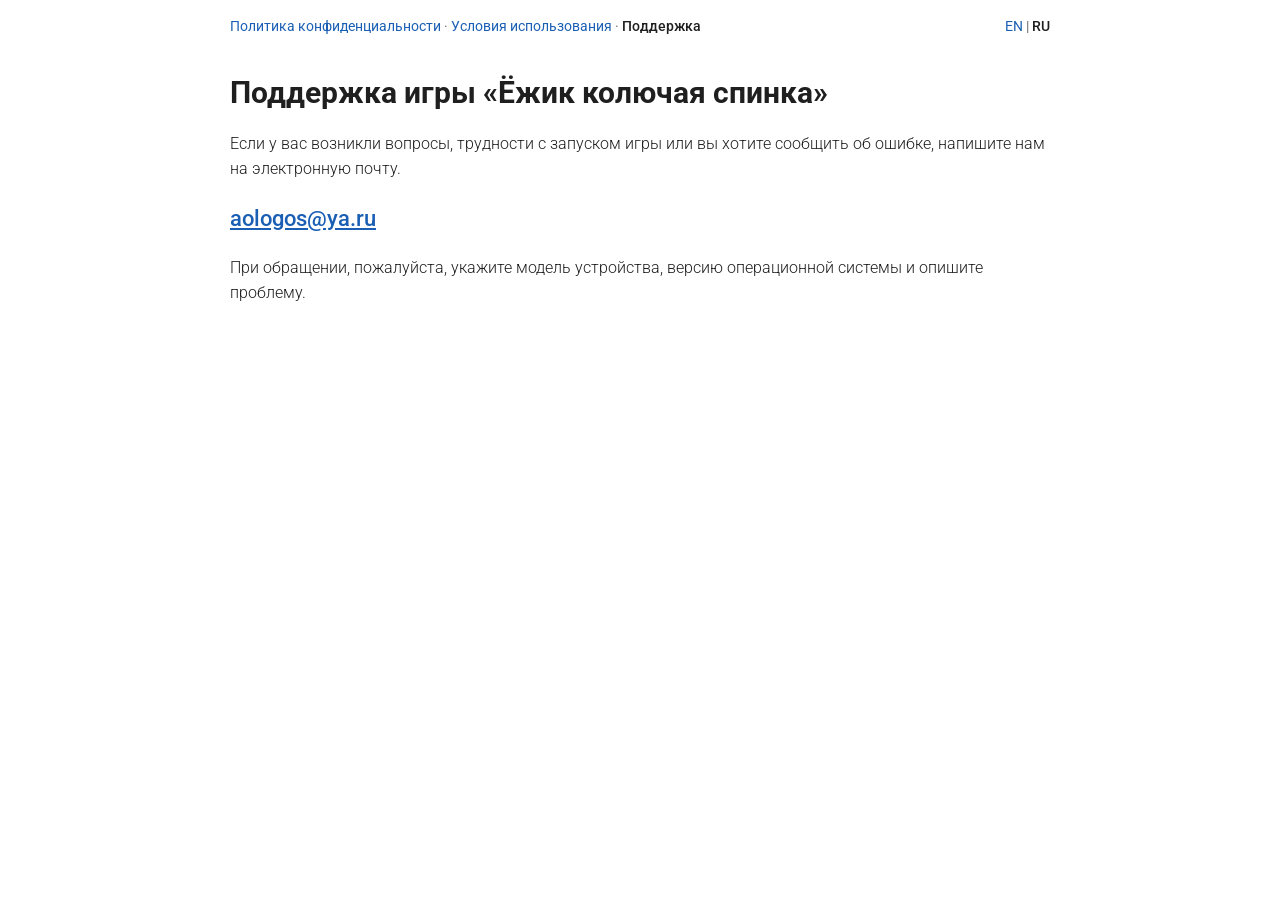
<file: ru/support.html>
<!DOCTYPE html>
<html lang="ru">
<head>
<meta charset="utf-8">
<meta name="viewport" content="width=device-width, initial-scale=1">
<title>Hedgehog | Поддержка игры «Ёжик колючая спинка»</title>
<meta name="description" content="Hedgehog | Поддержка игры «Ёжик колючая спинка»">
<link rel="preconnect" href="https://fonts.gstatic.com">
<link rel="stylesheet" href="https://fonts.googleapis.com/css2?family=Roboto:wght@300;400;500;700&amp;subset=latin,cyrillic&amp;display=swap">
<link rel="stylesheet" href="../style.css">
</head>
<body>
<nav class="topbar">
<span class="docs"><a href="privacy-policy.html">Политика конфиденциальности</a> · <a href="terms-of-use.html">Условия использования</a> · <a href="support.html" class="active">Поддержка</a></span>
<span class="langs"><a href="../en/support.html" hreflang="en">EN</a> | <a href="../ru/support.html" hreflang="ru" class="active">RU</a></span>
</nav>
<main class="doc">
<h1>Поддержка игры «Ёжик колючая спинка»</h1>
<p>Если у вас возникли вопросы, трудности с запуском игры или вы хотите сообщить об ошибке, напишите нам на электронную почту.</p>
<p class="contact"><a href="mailto:aologos@ya.ru">aologos@ya.ru</a></p>

<p>При обращении, пожалуйста, укажите модель устройства, версию операционной системы и опишите проблему.</p>
</main>
</body>
</html>
</file>
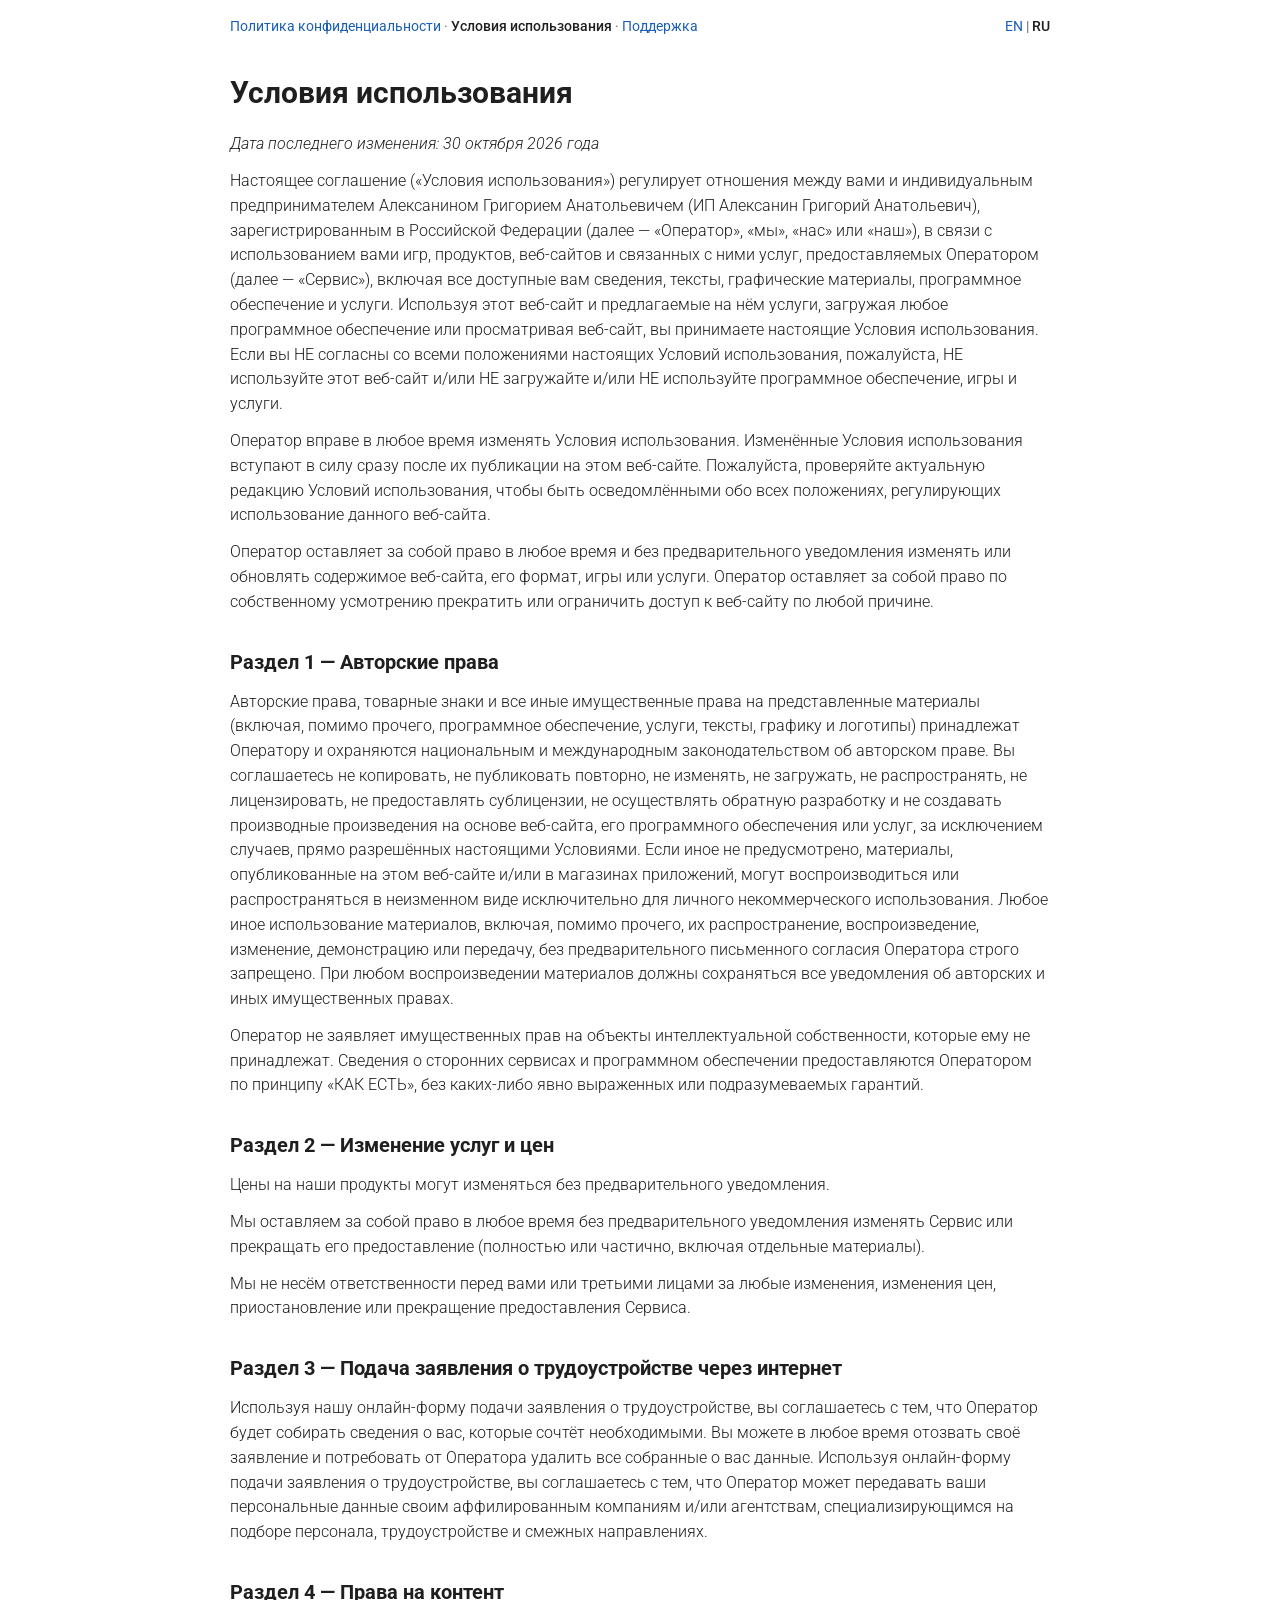
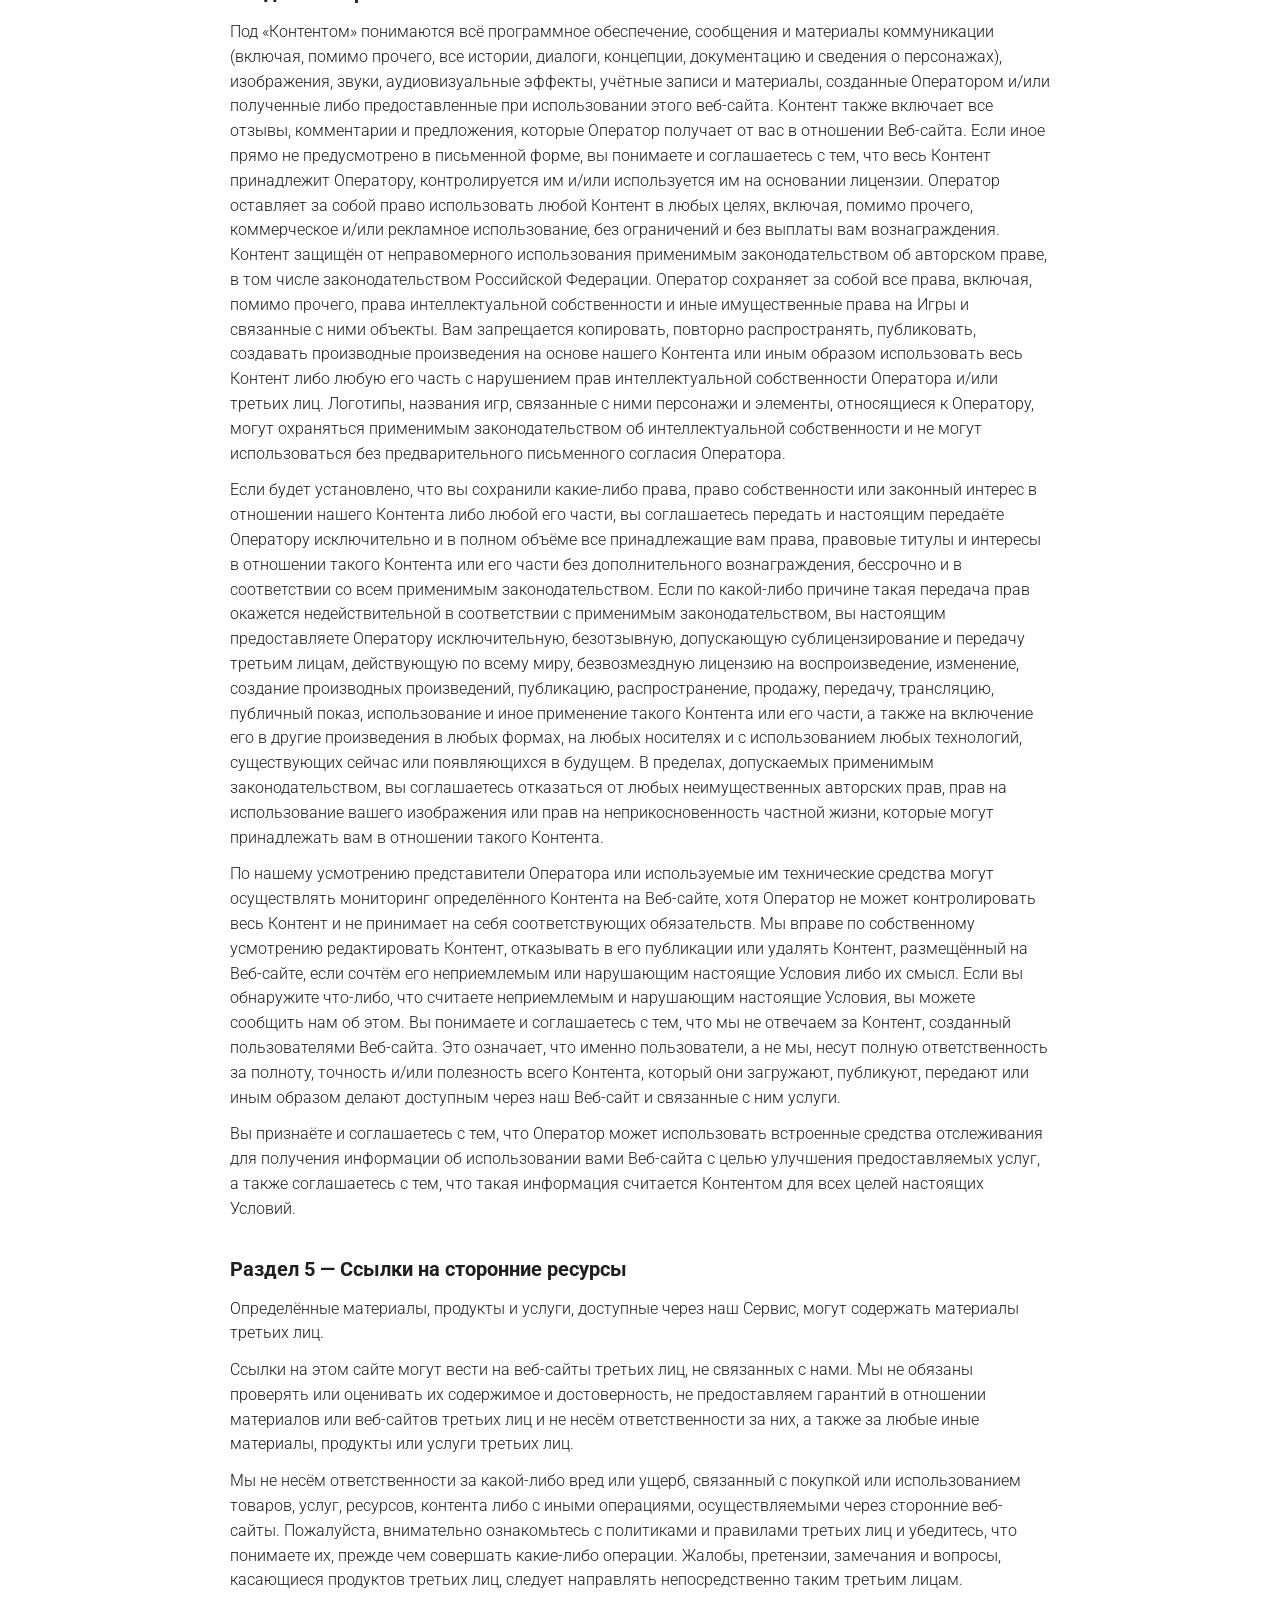
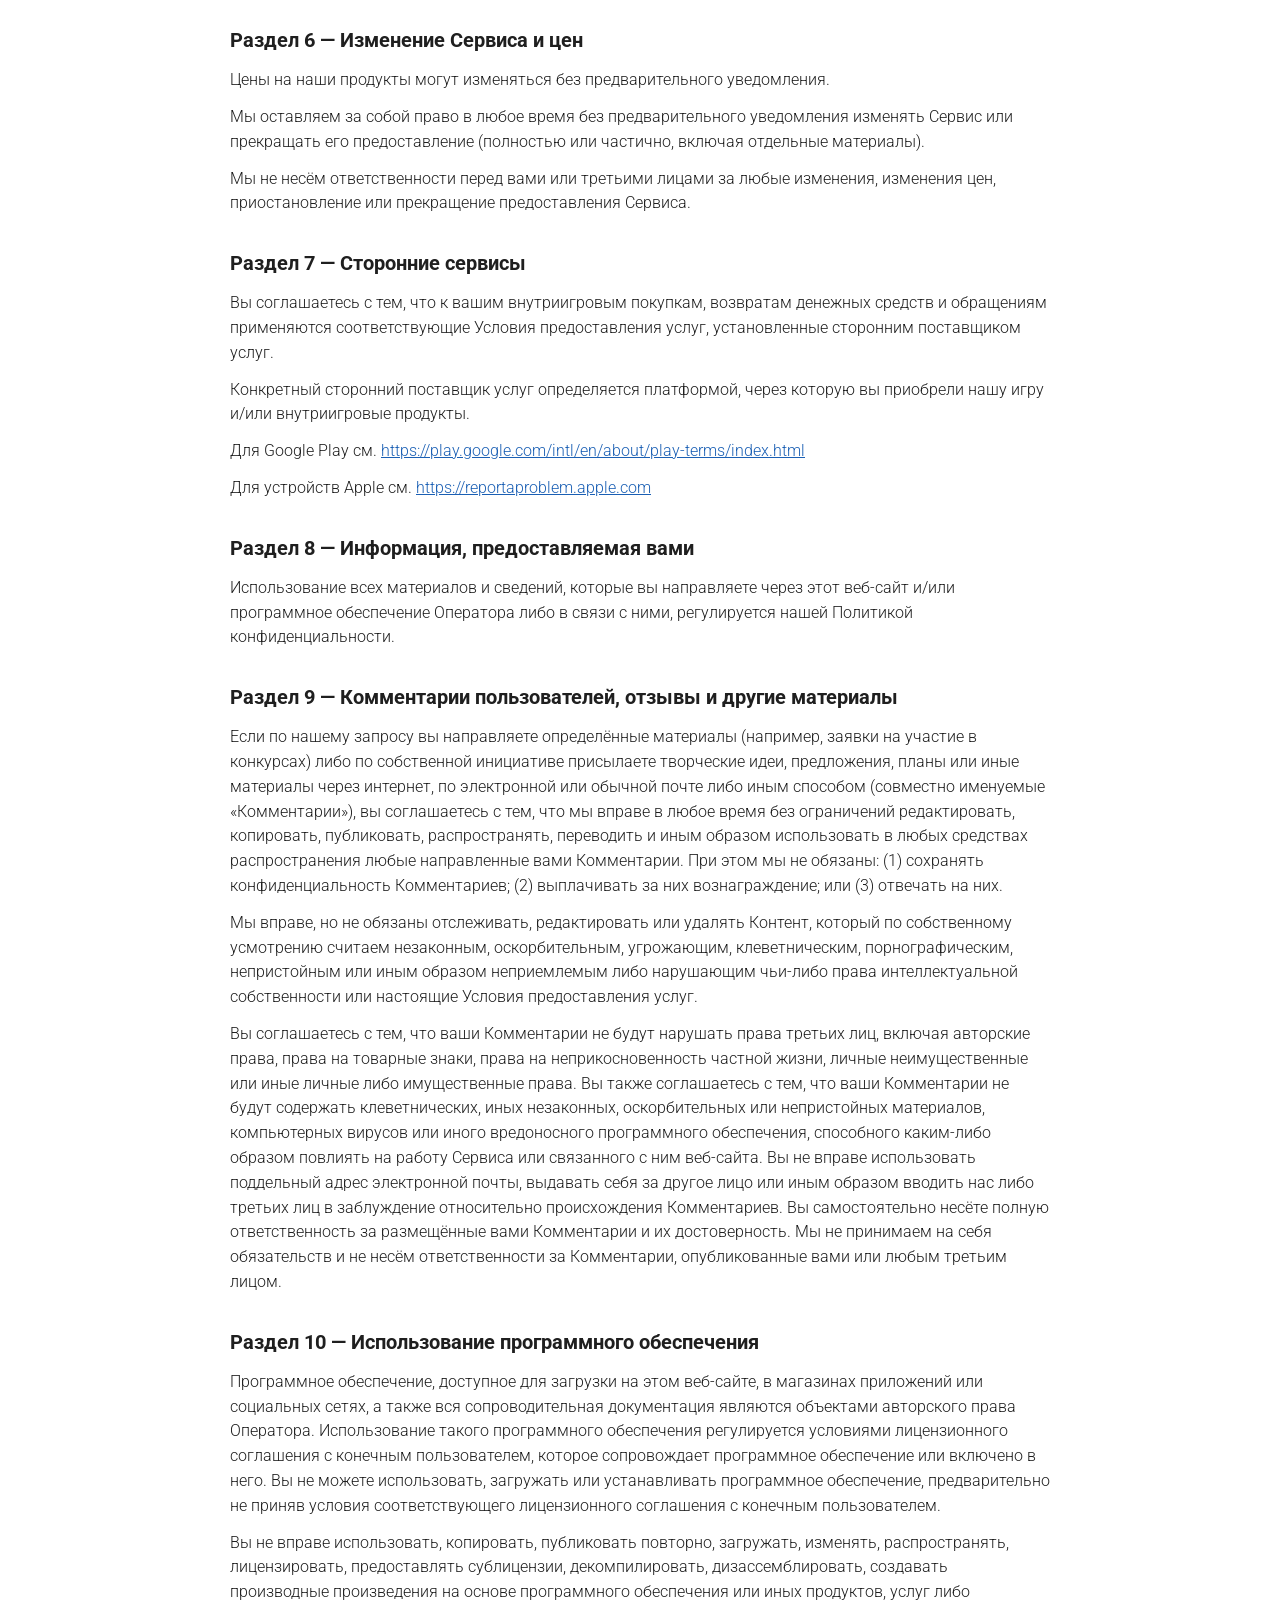
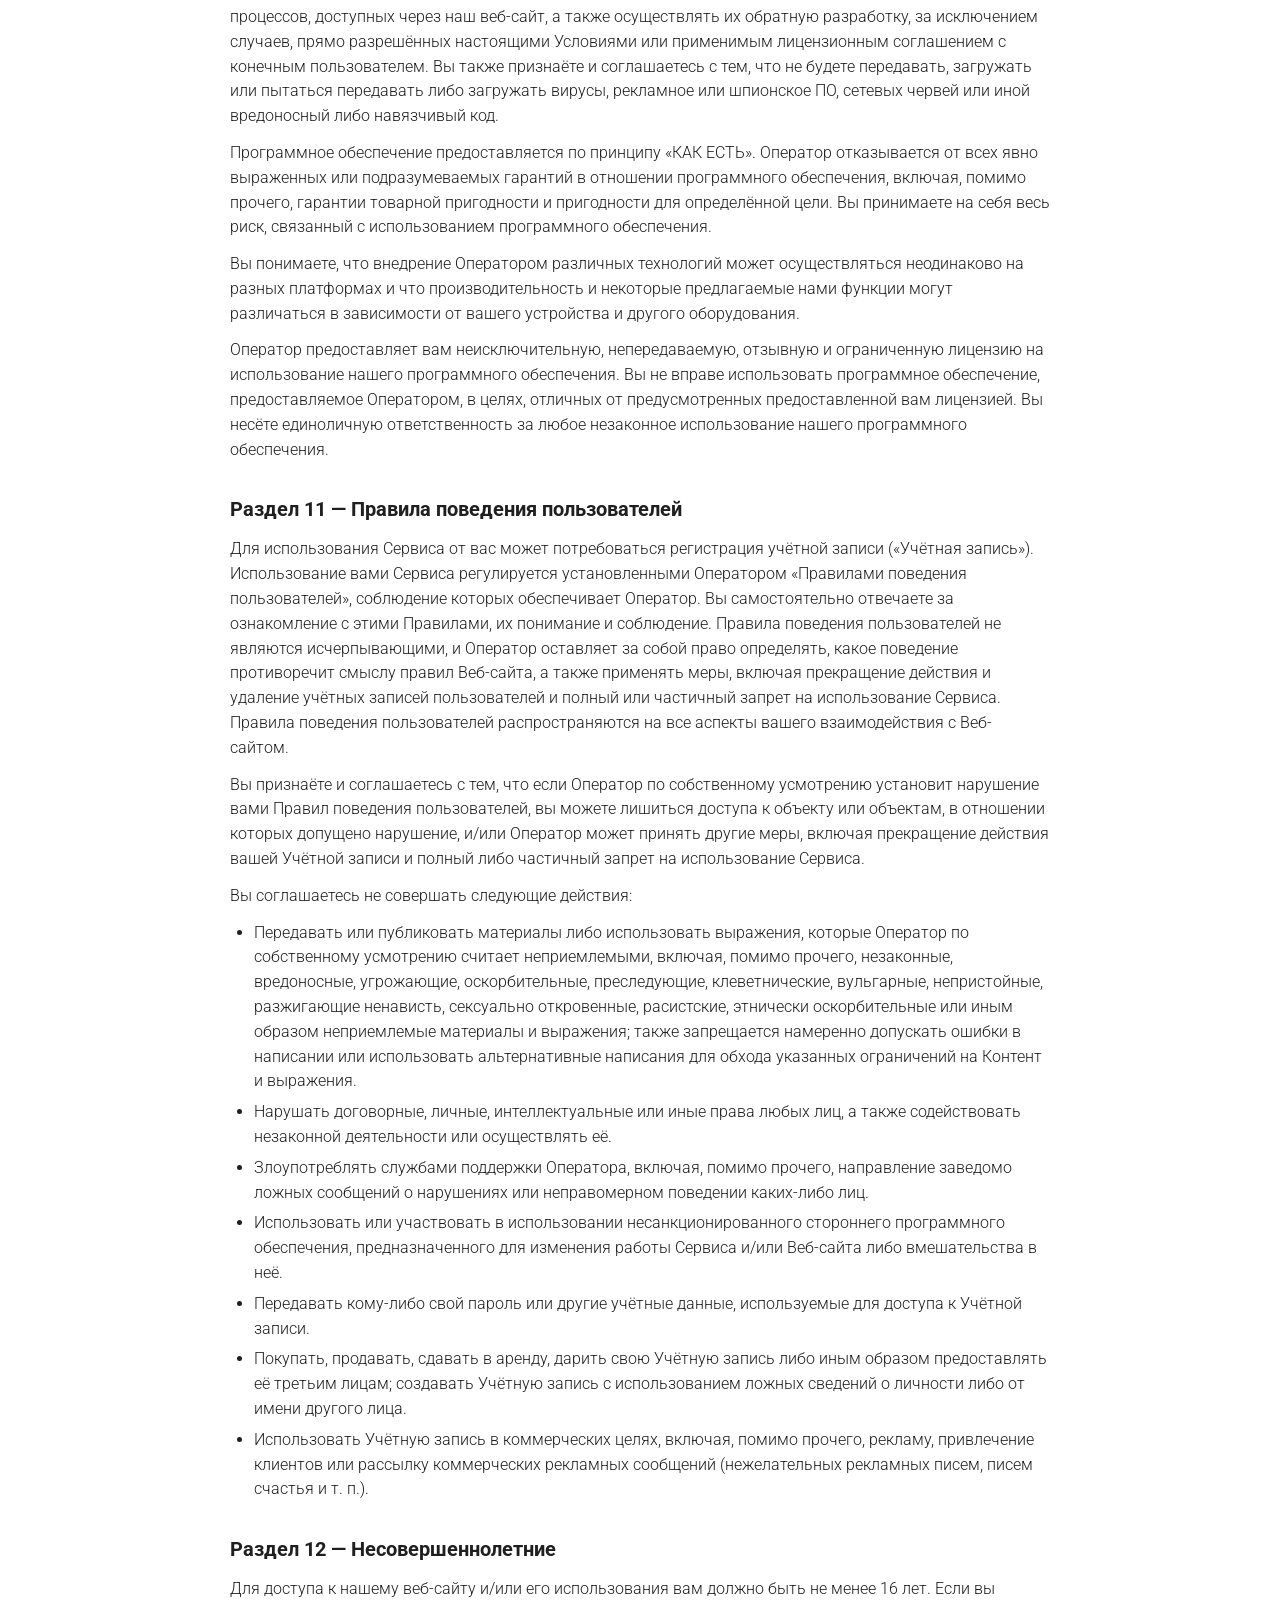
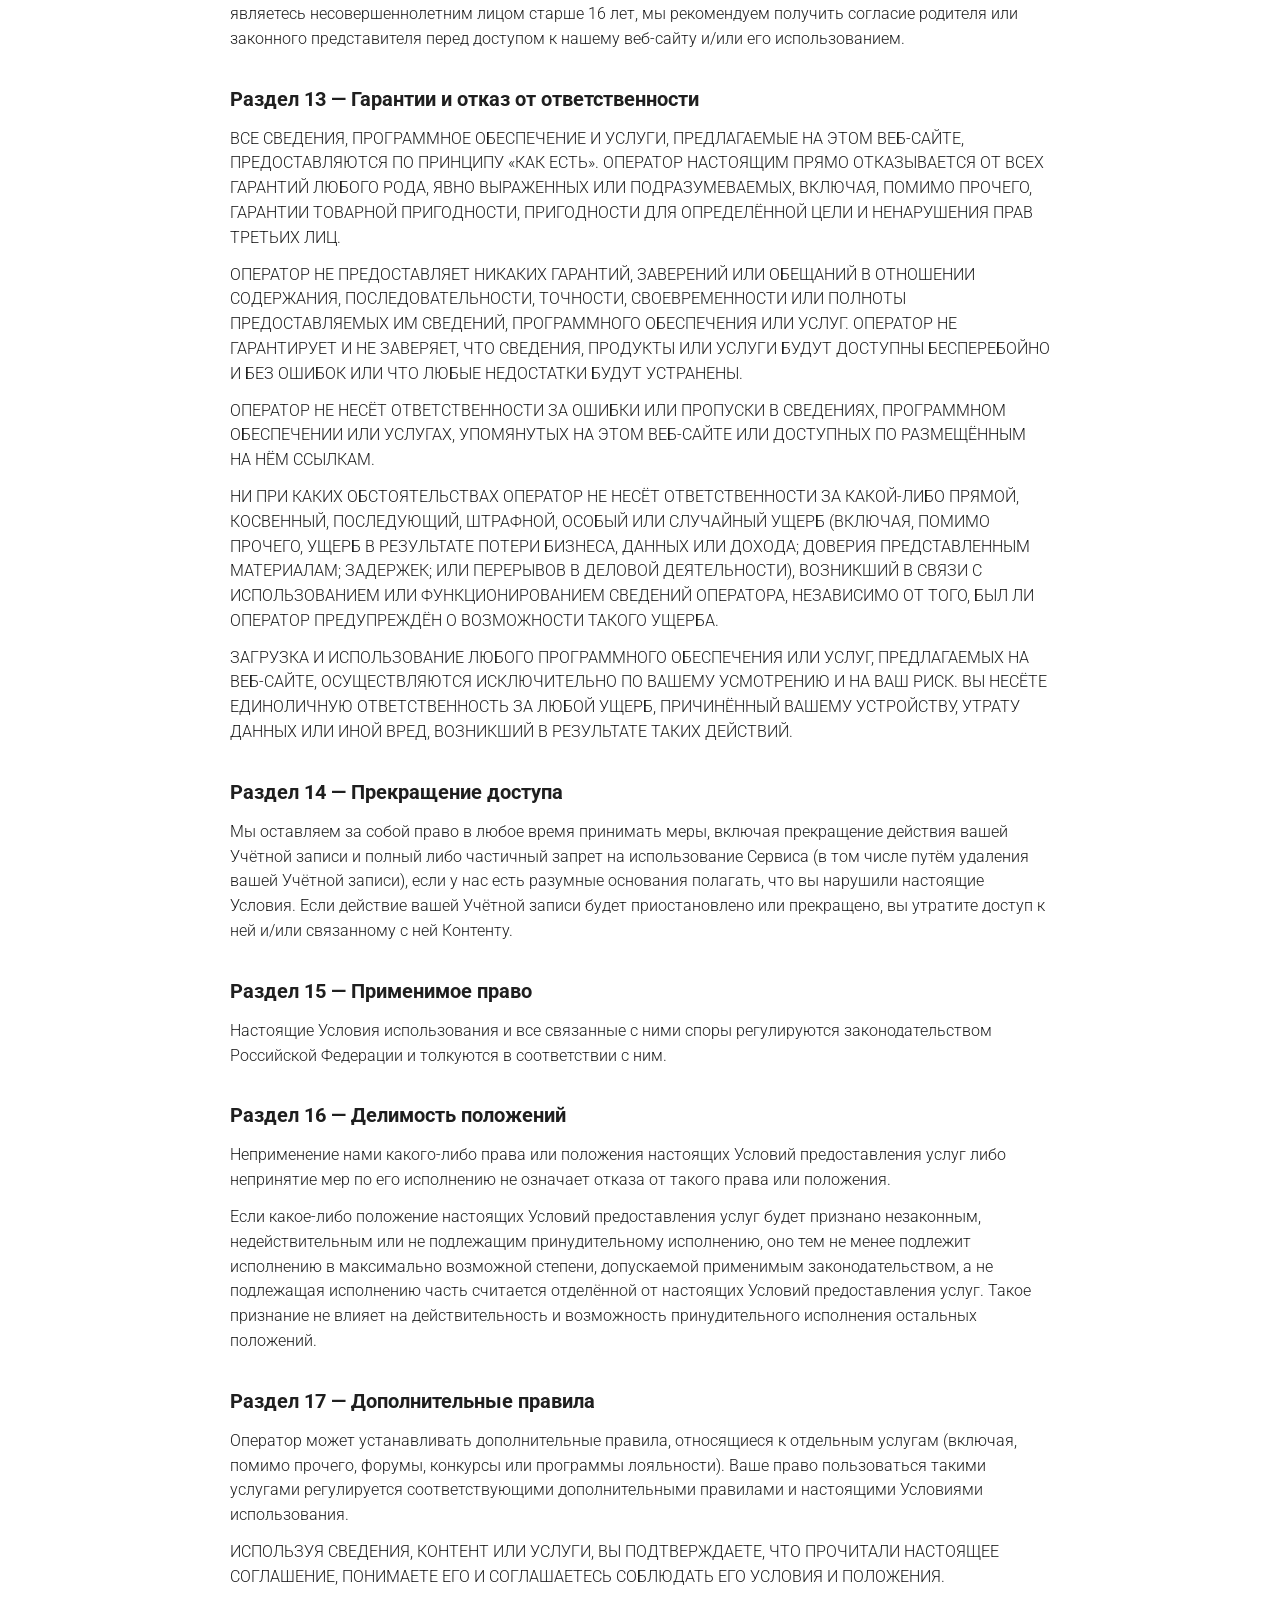
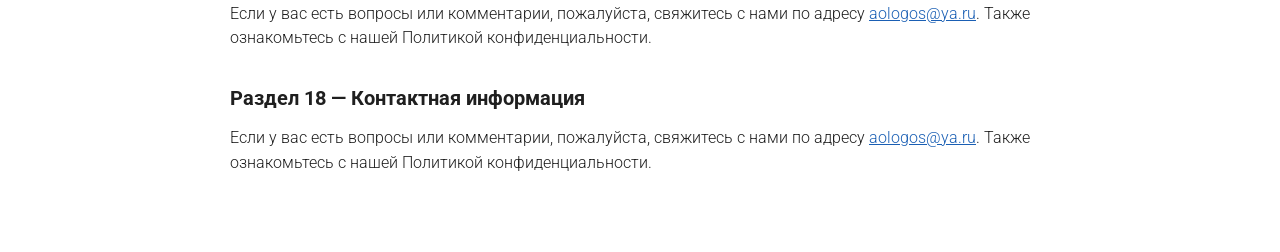
<file: ru/terms-of-use.html>
<!DOCTYPE html>
<html lang="ru">
<head>
<meta charset="utf-8">
<meta name="viewport" content="width=device-width, initial-scale=1">
<title>Hedgehog | Условия использования</title>
<meta name="description" content="Hedgehog | Условия использования">
<link rel="preconnect" href="https://fonts.gstatic.com">
<link rel="stylesheet" href="https://fonts.googleapis.com/css2?family=Roboto:wght@300;400;500;700&amp;subset=latin,cyrillic&amp;display=swap">
<link rel="stylesheet" href="../style.css">
</head>
<body>
<nav class="topbar">
<span class="docs"><a href="privacy-policy.html">Политика конфиденциальности</a> · <a href="terms-of-use.html" class="active">Условия использования</a> · <a href="support.html">Поддержка</a></span>
<span class="langs"><a href="../en/terms-of-use.html" hreflang="en">EN</a> | <a href="../ru/terms-of-use.html" hreflang="ru" class="active">RU</a></span>
</nav>
<main class="doc">
<h1>Условия использования</h1>
<p><em>Дата последнего изменения: 30 октября 2026 года</em></p>
<p>Настоящее соглашение («Условия использования») регулирует отношения между вами и индивидуальным предпринимателем Алексанином Григорием Анатольевичем (ИП Алексанин Григорий Анатольевич), зарегистрированным в Российской Федерации (далее — «Оператор», «мы», «нас» или «наш»), в связи с использованием вами игр, продуктов, веб-сайтов и связанных с ними услуг, предоставляемых Оператором (далее — «Сервис»), включая все доступные вам сведения, тексты, графические материалы, программное обеспечение и услуги. Используя этот веб-сайт и предлагаемые на нём услуги, загружая любое программное обеспечение или просматривая веб-сайт, вы принимаете настоящие Условия использования. Если вы НЕ согласны со всеми положениями настоящих Условий использования, пожалуйста, НЕ используйте этот веб-сайт и/или НЕ загружайте и/или НЕ используйте программное обеспечение, игры и услуги.</p>
<p>Оператор вправе в любое время изменять Условия использования. Изменённые Условия использования вступают в силу сразу после их публикации на этом веб-сайте. Пожалуйста, проверяйте актуальную редакцию Условий использования, чтобы быть осведомлёнными обо всех положениях, регулирующих использование данного веб-сайта.</p>
<p>Оператор оставляет за собой право в любое время и без предварительного уведомления изменять или обновлять содержимое веб-сайта, его формат, игры или услуги. Оператор оставляет за собой право по собственному усмотрению прекратить или ограничить доступ к веб-сайту по любой причине.</p>
<h2>Раздел 1 — Авторские права</h2>
<p>Авторские права, товарные знаки и все иные имущественные права на представленные материалы (включая, помимо прочего, программное обеспечение, услуги, тексты, графику и логотипы) принадлежат Оператору и охраняются национальным и международным законодательством об авторском праве. Вы соглашаетесь не копировать, не публиковать повторно, не изменять, не загружать, не распространять, не лицензировать, не предоставлять сублицензии, не осуществлять обратную разработку и не создавать производные произведения на основе веб-сайта, его программного обеспечения или услуг, за исключением случаев, прямо разрешённых настоящими Условиями. Если иное не предусмотрено, материалы, опубликованные на этом веб-сайте и/или в магазинах приложений, могут воспроизводиться или распространяться в неизменном виде исключительно для личного некоммерческого использования. Любое иное использование материалов, включая, помимо прочего, их распространение, воспроизведение, изменение, демонстрацию или передачу, без предварительного письменного согласия Оператора строго запрещено. При любом воспроизведении материалов должны сохраняться все уведомления об авторских и иных имущественных правах.</p>
<p>Оператор не заявляет имущественных прав на объекты интеллектуальной собственности, которые ему не принадлежат. Сведения о сторонних сервисах и программном обеспечении предоставляются Оператором по принципу «КАК ЕСТЬ», без каких-либо явно выраженных или подразумеваемых гарантий.</p>
<h2>Раздел 2 — Изменение услуг и цен</h2>
<p>Цены на наши продукты могут изменяться без предварительного уведомления.</p>
<p>Мы оставляем за собой право в любое время без предварительного уведомления изменять Сервис или прекращать его предоставление (полностью или частично, включая отдельные материалы).</p>
<p>Мы не несём ответственности перед вами или третьими лицами за любые изменения, изменения цен, приостановление или прекращение предоставления Сервиса.</p>
<h2>Раздел 3 — Подача заявления о трудоустройстве через интернет</h2>
<p>Используя нашу онлайн-форму подачи заявления о трудоустройстве, вы соглашаетесь с тем, что Оператор будет собирать сведения о вас, которые сочтёт необходимыми. Вы можете в любое время отозвать своё заявление и потребовать от Оператора удалить все собранные о вас данные. Используя онлайн-форму подачи заявления о трудоустройстве, вы соглашаетесь с тем, что Оператор может передавать ваши персональные данные своим аффилированным компаниям и/или агентствам, специализирующимся на подборе персонала, трудоустройстве и смежных направлениях.</p>
<h2>Раздел 4 — Права на контент</h2>
<p>Под «Контентом» понимаются всё программное обеспечение, сообщения и материалы коммуникации (включая, помимо прочего, все истории, диалоги, концепции, документацию и сведения о персонажах), изображения, звуки, аудиовизуальные эффекты, учётные записи и материалы, созданные Оператором и/или полученные либо предоставленные при использовании этого веб-сайта. Контент также включает все отзывы, комментарии и предложения, которые Оператор получает от вас в отношении Веб-сайта. Если иное прямо не предусмотрено в письменной форме, вы понимаете и соглашаетесь с тем, что весь Контент принадлежит Оператору, контролируется им и/или используется им на основании лицензии. Оператор оставляет за собой право использовать любой Контент в любых целях, включая, помимо прочего, коммерческое и/или рекламное использование, без ограничений и без выплаты вам вознаграждения. Контент защищён от неправомерного использования применимым законодательством об авторском праве, в том числе законодательством Российской Федерации. Оператор сохраняет за собой все права, включая, помимо прочего, права интеллектуальной собственности и иные имущественные права на Игры и связанные с ними объекты. Вам запрещается копировать, повторно распространять, публиковать, создавать производные произведения на основе нашего Контента или иным образом использовать весь Контент либо любую его часть с нарушением прав интеллектуальной собственности Оператора и/или третьих лиц. Логотипы, названия игр, связанные с ними персонажи и элементы, относящиеся к Оператору, могут охраняться применимым законодательством об интеллектуальной собственности и не могут использоваться без предварительного письменного согласия Оператора.</p>
<p>Если будет установлено, что вы сохранили какие-либо права, право собственности или законный интерес в отношении нашего Контента либо любой его части, вы соглашаетесь передать и настоящим передаёте Оператору исключительно и в полном объёме все принадлежащие вам права, правовые титулы и интересы в отношении такого Контента или его части без дополнительного вознаграждения, бессрочно и в соответствии со всем применимым законодательством. Если по какой-либо причине такая передача прав окажется недействительной в соответствии с применимым законодательством, вы настоящим предоставляете Оператору исключительную, безотзывную, допускающую сублицензирование и передачу третьим лицам, действующую по всему миру, безвозмездную лицензию на воспроизведение, изменение, создание производных произведений, публикацию, распространение, продажу, передачу, трансляцию, публичный показ, использование и иное применение такого Контента или его части, а также на включение его в другие произведения в любых формах, на любых носителях и с использованием любых технологий, существующих сейчас или появляющихся в будущем. В пределах, допускаемых применимым законодательством, вы соглашаетесь отказаться от любых неимущественных авторских прав, прав на использование вашего изображения или прав на неприкосновенность частной жизни, которые могут принадлежать вам в отношении такого Контента.</p>
<p>По нашему усмотрению представители Оператора или используемые им технические средства могут осуществлять мониторинг определённого Контента на Веб-сайте, хотя Оператор не может контролировать весь Контент и не принимает на себя соответствующих обязательств. Мы вправе по собственному усмотрению редактировать Контент, отказывать в его публикации или удалять Контент, размещённый на Веб-сайте, если сочтём его неприемлемым или нарушающим настоящие Условия либо их смысл. Если вы обнаружите что-либо, что считаете неприемлемым и нарушающим настоящие Условия, вы можете сообщить нам об этом. Вы понимаете и соглашаетесь с тем, что мы не отвечаем за Контент, созданный пользователями Веб-сайта. Это означает, что именно пользователи, а не мы, несут полную ответственность за полноту, точность и/или полезность всего Контента, который они загружают, публикуют, передают или иным образом делают доступным через наш Веб-сайт и связанные с ним услуги.</p>
<p>Вы признаёте и соглашаетесь с тем, что Оператор может использовать встроенные средства отслеживания для получения информации об использовании вами Веб-сайта с целью улучшения предоставляемых услуг, а также соглашаетесь с тем, что такая информация считается Контентом для всех целей настоящих Условий.</p>
<h2>Раздел 5 — Ссылки на сторонние ресурсы</h2>
<p>Определённые материалы, продукты и услуги, доступные через наш Сервис, могут содержать материалы третьих лиц.</p>
<p>Ссылки на этом сайте могут вести на веб-сайты третьих лиц, не связанных с нами. Мы не обязаны проверять или оценивать их содержимое и достоверность, не предоставляем гарантий в отношении материалов или веб-сайтов третьих лиц и не несём ответственности за них, а также за любые иные материалы, продукты или услуги третьих лиц.</p>
<p>Мы не несём ответственности за какой-либо вред или ущерб, связанный с покупкой или использованием товаров, услуг, ресурсов, контента либо с иными операциями, осуществляемыми через сторонние веб-сайты. Пожалуйста, внимательно ознакомьтесь с политиками и правилами третьих лиц и убедитесь, что понимаете их, прежде чем совершать какие-либо операции. Жалобы, претензии, замечания и вопросы, касающиеся продуктов третьих лиц, следует направлять непосредственно таким третьим лицам.</p>
<h2>Раздел 6 — Изменение Сервиса и цен</h2>
<p>Цены на наши продукты могут изменяться без предварительного уведомления.</p>
<p>Мы оставляем за собой право в любое время без предварительного уведомления изменять Сервис или прекращать его предоставление (полностью или частично, включая отдельные материалы).</p>
<p>Мы не несём ответственности перед вами или третьими лицами за любые изменения, изменения цен, приостановление или прекращение предоставления Сервиса.</p>
<h2>Раздел 7 — Сторонние сервисы</h2>
<p>Вы соглашаетесь с тем, что к вашим внутриигровым покупкам, возвратам денежных средств и обращениям применяются соответствующие Условия предоставления услуг, установленные сторонним поставщиком услуг.</p>
<p>Конкретный сторонний поставщик услуг определяется платформой, через которую вы приобрели нашу игру и/или внутриигровые продукты.</p>
<p>Для Google Play см. <a href="https://play.google.com/intl/en/about/play-terms/index.html">https://play.google.com/intl/en/about/play-terms/index.html</a></p>
<p>Для устройств Apple см. <a href="https://reportaproblem.apple.com">https://reportaproblem.apple.com</a></p>
<h2>Раздел 8 — Информация, предоставляемая вами</h2>
<p>Использование всех материалов и сведений, которые вы направляете через этот веб-сайт и/или программное обеспечение Оператора либо в связи с ними, регулируется нашей Политикой конфиденциальности.</p>
<h2>Раздел 9 — Комментарии пользователей, отзывы и другие материалы</h2>
<p>Если по нашему запросу вы направляете определённые материалы (например, заявки на участие в конкурсах) либо по собственной инициативе присылаете творческие идеи, предложения, планы или иные материалы через интернет, по электронной или обычной почте либо иным способом (совместно именуемые «Комментарии»), вы соглашаетесь с тем, что мы вправе в любое время без ограничений редактировать, копировать, публиковать, распространять, переводить и иным образом использовать в любых средствах распространения любые направленные вами Комментарии. При этом мы не обязаны: (1) сохранять конфиденциальность Комментариев; (2) выплачивать за них вознаграждение; или (3) отвечать на них.</p>
<p>Мы вправе, но не обязаны отслеживать, редактировать или удалять Контент, который по собственному усмотрению считаем незаконным, оскорбительным, угрожающим, клеветническим, порнографическим, непристойным или иным образом неприемлемым либо нарушающим чьи-либо права интеллектуальной собственности или настоящие Условия предоставления услуг.</p>
<p>Вы соглашаетесь с тем, что ваши Комментарии не будут нарушать права третьих лиц, включая авторские права, права на товарные знаки, права на неприкосновенность частной жизни, личные неимущественные или иные личные либо имущественные права. Вы также соглашаетесь с тем, что ваши Комментарии не будут содержать клеветнических, иных незаконных, оскорбительных или непристойных материалов, компьютерных вирусов или иного вредоносного программного обеспечения, способного каким-либо образом повлиять на работу Сервиса или связанного с ним веб-сайта. Вы не вправе использовать поддельный адрес электронной почты, выдавать себя за другое лицо или иным образом вводить нас либо третьих лиц в заблуждение относительно происхождения Комментариев. Вы самостоятельно несёте полную ответственность за размещённые вами Комментарии и их достоверность. Мы не принимаем на себя обязательств и не несём ответственности за Комментарии, опубликованные вами или любым третьим лицом.</p>
<h2>Раздел 10 — Использование программного обеспечения</h2>
<p>Программное обеспечение, доступное для загрузки на этом веб-сайте, в магазинах приложений или социальных сетях, а также вся сопроводительная документация являются объектами авторского права Оператора. Использование такого программного обеспечения регулируется условиями лицензионного соглашения с конечным пользователем, которое сопровождает программное обеспечение или включено в него. Вы не можете использовать, загружать или устанавливать программное обеспечение, предварительно не приняв условия соответствующего лицензионного соглашения с конечным пользователем.</p>
<p>Вы не вправе использовать, копировать, публиковать повторно, загружать, изменять, распространять, лицензировать, предоставлять сублицензии, декомпилировать, дизассемблировать, создавать производные произведения на основе программного обеспечения или иных продуктов, услуг либо процессов, доступных через наш веб-сайт, а также осуществлять их обратную разработку, за исключением случаев, прямо разрешённых настоящими Условиями или применимым лицензионным соглашением с конечным пользователем. Вы также признаёте и соглашаетесь с тем, что не будете передавать, загружать или пытаться передавать либо загружать вирусы, рекламное или шпионское ПО, сетевых червей или иной вредоносный либо навязчивый код.</p>
<p>Программное обеспечение предоставляется по принципу «КАК ЕСТЬ». Оператор отказывается от всех явно выраженных или подразумеваемых гарантий в отношении программного обеспечения, включая, помимо прочего, гарантии товарной пригодности и пригодности для определённой цели. Вы принимаете на себя весь риск, связанный с использованием программного обеспечения.</p>
<p>Вы понимаете, что внедрение Оператором различных технологий может осуществляться неодинаково на разных платформах и что производительность и некоторые предлагаемые нами функции могут различаться в зависимости от вашего устройства и другого оборудования.</p>
<p>Оператор предоставляет вам неисключительную, непередаваемую, отзывную и ограниченную лицензию на использование нашего программного обеспечения. Вы не вправе использовать программное обеспечение, предоставляемое Оператором, в целях, отличных от предусмотренных предоставленной вам лицензией. Вы несёте единоличную ответственность за любое незаконное использование нашего программного обеспечения.</p>
<h2>Раздел 11 — Правила поведения пользователей</h2>
<p>Для использования Сервиса от вас может потребоваться регистрация учётной записи («Учётная запись»). Использование вами Сервиса регулируется установленными Оператором «Правилами поведения пользователей», соблюдение которых обеспечивает Оператор. Вы самостоятельно отвечаете за ознакомление с этими Правилами, их понимание и соблюдение. Правила поведения пользователей не являются исчерпывающими, и Оператор оставляет за собой право определять, какое поведение противоречит смыслу правил Веб-сайта, а также применять меры, включая прекращение действия и удаление учётных записей пользователей и полный или частичный запрет на использование Сервиса. Правила поведения пользователей распространяются на все аспекты вашего взаимодействия с Веб-сайтом.</p>
<p>Вы признаёте и соглашаетесь с тем, что если Оператор по собственному усмотрению установит нарушение вами Правил поведения пользователей, вы можете лишиться доступа к объекту или объектам, в отношении которых допущено нарушение, и/или Оператор может принять другие меры, включая прекращение действия вашей Учётной записи и полный либо частичный запрет на использование Сервиса.</p>
<p>Вы соглашаетесь не совершать следующие действия:</p>
<ul>
<li>Передавать или публиковать материалы либо использовать выражения, которые Оператор по собственному усмотрению считает неприемлемыми, включая, помимо прочего, незаконные, вредоносные, угрожающие, оскорбительные, преследующие, клеветнические, вульгарные, непристойные, разжигающие ненависть, сексуально откровенные, расистские, этнически оскорбительные или иным образом неприемлемые материалы и выражения; также запрещается намеренно допускать ошибки в написании или использовать альтернативные написания для обхода указанных ограничений на Контент и выражения.</li>
<li>Нарушать договорные, личные, интеллектуальные или иные права любых лиц, а также содействовать незаконной деятельности или осуществлять её.</li>
<li>Злоупотреблять службами поддержки Оператора, включая, помимо прочего, направление заведомо ложных сообщений о нарушениях или неправомерном поведении каких-либо лиц.</li>
<li>Использовать или участвовать в использовании несанкционированного стороннего программного обеспечения, предназначенного для изменения работы Сервиса и/или Веб-сайта либо вмешательства в неё.</li>
<li>Передавать кому-либо свой пароль или другие учётные данные, используемые для доступа к Учётной записи.</li>
<li>Покупать, продавать, сдавать в аренду, дарить свою Учётную запись либо иным образом предоставлять её третьим лицам; создавать Учётную запись с использованием ложных сведений о личности либо от имени другого лица.</li>
<li>Использовать Учётную запись в коммерческих целях, включая, помимо прочего, рекламу, привлечение клиентов или рассылку коммерческих рекламных сообщений (нежелательных рекламных писем, писем счастья и т. п.).</li>
</ul>
<h2>Раздел 12 — Несовершеннолетние</h2>
<p>Для доступа к нашему веб-сайту и/или его использования вам должно быть не менее 16 лет. Если вы являетесь несовершеннолетним лицом старше 16 лет, мы рекомендуем получить согласие родителя или законного представителя перед доступом к нашему веб-сайту и/или его использованием.</p>
<h2>Раздел 13 — Гарантии и отказ от ответственности</h2>
<p>ВСЕ СВЕДЕНИЯ, ПРОГРАММНОЕ ОБЕСПЕЧЕНИЕ И УСЛУГИ, ПРЕДЛАГАЕМЫЕ НА ЭТОМ ВЕБ-САЙТЕ, ПРЕДОСТАВЛЯЮТСЯ ПО ПРИНЦИПУ «КАК ЕСТЬ». ОПЕРАТОР НАСТОЯЩИМ ПРЯМО ОТКАЗЫВАЕТСЯ ОТ ВСЕХ ГАРАНТИЙ ЛЮБОГО РОДА, ЯВНО ВЫРАЖЕННЫХ ИЛИ ПОДРАЗУМЕВАЕМЫХ, ВКЛЮЧАЯ, ПОМИМО ПРОЧЕГО, ГАРАНТИИ ТОВАРНОЙ ПРИГОДНОСТИ, ПРИГОДНОСТИ ДЛЯ ОПРЕДЕЛЁННОЙ ЦЕЛИ И НЕНАРУШЕНИЯ ПРАВ ТРЕТЬИХ ЛИЦ.</p>
<p>ОПЕРАТОР НЕ ПРЕДОСТАВЛЯЕТ НИКАКИХ ГАРАНТИЙ, ЗАВЕРЕНИЙ ИЛИ ОБЕЩАНИЙ В ОТНОШЕНИИ СОДЕРЖАНИЯ, ПОСЛЕДОВАТЕЛЬНОСТИ, ТОЧНОСТИ, СВОЕВРЕМЕННОСТИ ИЛИ ПОЛНОТЫ ПРЕДОСТАВЛЯЕМЫХ ИМ СВЕДЕНИЙ, ПРОГРАММНОГО ОБЕСПЕЧЕНИЯ ИЛИ УСЛУГ. ОПЕРАТОР НЕ ГАРАНТИРУЕТ И НЕ ЗАВЕРЯЕТ, ЧТО СВЕДЕНИЯ, ПРОДУКТЫ ИЛИ УСЛУГИ БУДУТ ДОСТУПНЫ БЕСПЕРЕБОЙНО И БЕЗ ОШИБОК ИЛИ ЧТО ЛЮБЫЕ НЕДОСТАТКИ БУДУТ УСТРАНЕНЫ.</p>
<p>ОПЕРАТОР НЕ НЕСЁТ ОТВЕТСТВЕННОСТИ ЗА ОШИБКИ ИЛИ ПРОПУСКИ В СВЕДЕНИЯХ, ПРОГРАММНОМ ОБЕСПЕЧЕНИИ ИЛИ УСЛУГАХ, УПОМЯНУТЫХ НА ЭТОМ ВЕБ-САЙТЕ ИЛИ ДОСТУПНЫХ ПО РАЗМЕЩЁННЫМ НА НЁМ ССЫЛКАМ.</p>
<p>НИ ПРИ КАКИХ ОБСТОЯТЕЛЬСТВАХ ОПЕРАТОР НЕ НЕСЁТ ОТВЕТСТВЕННОСТИ ЗА КАКОЙ-ЛИБО ПРЯМОЙ, КОСВЕННЫЙ, ПОСЛЕДУЮЩИЙ, ШТРАФНОЙ, ОСОБЫЙ ИЛИ СЛУЧАЙНЫЙ УЩЕРБ (ВКЛЮЧАЯ, ПОМИМО ПРОЧЕГО, УЩЕРБ В РЕЗУЛЬТАТЕ ПОТЕРИ БИЗНЕСА, ДАННЫХ ИЛИ ДОХОДА; ДОВЕРИЯ ПРЕДСТАВЛЕННЫМ МАТЕРИАЛАМ; ЗАДЕРЖЕК; ИЛИ ПЕРЕРЫВОВ В ДЕЛОВОЙ ДЕЯТЕЛЬНОСТИ), ВОЗНИКШИЙ В СВЯЗИ С ИСПОЛЬЗОВАНИЕМ ИЛИ ФУНКЦИОНИРОВАНИЕМ СВЕДЕНИЙ ОПЕРАТОРА, НЕЗАВИСИМО ОТ ТОГО, БЫЛ ЛИ ОПЕРАТОР ПРЕДУПРЕЖДЁН О ВОЗМОЖНОСТИ ТАКОГО УЩЕРБА.</p>
<p>ЗАГРУЗКА И ИСПОЛЬЗОВАНИЕ ЛЮБОГО ПРОГРАММНОГО ОБЕСПЕЧЕНИЯ ИЛИ УСЛУГ, ПРЕДЛАГАЕМЫХ НА ВЕБ-САЙТЕ, ОСУЩЕСТВЛЯЮТСЯ ИСКЛЮЧИТЕЛЬНО ПО ВАШЕМУ УСМОТРЕНИЮ И НА ВАШ РИСК. ВЫ НЕСЁТЕ ЕДИНОЛИЧНУЮ ОТВЕТСТВЕННОСТЬ ЗА ЛЮБОЙ УЩЕРБ, ПРИЧИНЁННЫЙ ВАШЕМУ УСТРОЙСТВУ, УТРАТУ ДАННЫХ ИЛИ ИНОЙ ВРЕД, ВОЗНИКШИЙ В РЕЗУЛЬТАТЕ ТАКИХ ДЕЙСТВИЙ.</p>
<h2>Раздел 14 — Прекращение доступа</h2>
<p>Мы оставляем за собой право в любое время принимать меры, включая прекращение действия вашей Учётной записи и полный либо частичный запрет на использование Сервиса (в том числе путём удаления вашей Учётной записи), если у нас есть разумные основания полагать, что вы нарушили настоящие Условия. Если действие вашей Учётной записи будет приостановлено или прекращено, вы утратите доступ к ней и/или связанному с ней Контенту.</p>
<h2>Раздел 15 — Применимое право</h2>
<p>Настоящие Условия использования и все связанные с ними споры регулируются законодательством Российской Федерации и толкуются в соответствии с ним.</p>
<h2>Раздел 16 — Делимость положений</h2>
<p>Неприменение нами какого-либо права или положения настоящих Условий предоставления услуг либо непринятие мер по его исполнению не означает отказа от такого права или положения.</p>
<p>Если какое-либо положение настоящих Условий предоставления услуг будет признано незаконным, недействительным или не подлежащим принудительному исполнению, оно тем не менее подлежит исполнению в максимально возможной степени, допускаемой применимым законодательством, а не подлежащая исполнению часть считается отделённой от настоящих Условий предоставления услуг. Такое признание не влияет на действительность и возможность принудительного исполнения остальных положений.</p>
<h2>Раздел 17 — Дополнительные правила</h2>
<p>Оператор может устанавливать дополнительные правила, относящиеся к отдельным услугам (включая, помимо прочего, форумы, конкурсы или программы лояльности). Ваше право пользоваться такими услугами регулируется соответствующими дополнительными правилами и настоящими Условиями использования.</p>
<p>ИСПОЛЬЗУЯ СВЕДЕНИЯ, КОНТЕНТ ИЛИ УСЛУГИ, ВЫ ПОДТВЕРЖДАЕТЕ, ЧТО ПРОЧИТАЛИ НАСТОЯЩЕЕ СОГЛАШЕНИЕ, ПОНИМАЕТЕ ЕГО И СОГЛАШАЕТЕСЬ СОБЛЮДАТЬ ЕГО УСЛОВИЯ И ПОЛОЖЕНИЯ.</p>
<p>Если у вас есть вопросы или комментарии, пожалуйста, свяжитесь с нами по адресу <a href="mailto:aologos@ya.ru">aologos@ya.ru</a>. Также ознакомьтесь с нашей Политикой конфиденциальности.</p>
<h2>Раздел 18 — Контактная информация</h2>
<p>Если у вас есть вопросы или комментарии, пожалуйста, свяжитесь с нами по адресу <a href="mailto:aologos@ya.ru">aologos@ya.ru</a>. Также ознакомьтесь с нашей Политикой конфиденциальности.</p>
</main>
</body>
</html>
</file>
<file: style.css>
:root {
	--text: #1f1f1f;
	--muted: #6b6b6b;
	--border: #c9c9c9;
	--head-bg: #f3f3f3;
	--link: #1a5fb4;
	--bg: #ffffff;
}

* { box-sizing: border-box; }

body {
	margin: 0;
	background: var(--bg);
	color: var(--text);
	font-family: "Roboto", Arial, Helvetica, sans-serif;
	font-weight: 300;
	font-size: 16px;
	line-height: 1.55;
	-webkit-text-size-adjust: 100%;
}

a { color: var(--link); }

.topbar {
	max-width: 860px;
	margin: 0 auto;
	padding: 16px 20px 0;
	display: flex;
	justify-content: space-between;
	flex-wrap: wrap;
	gap: 8px;
	font-size: 14px;
	font-weight: 400;
	color: var(--muted);
}
.topbar a { text-decoration: none; }
.topbar a.active { color: var(--text); font-weight: 500; }

.doc {
	max-width: 860px;
	margin: 0 auto;
	padding: 24px 20px 64px;
	overflow-wrap: break-word;
}

.doc h1 { font-size: 30px; font-weight: 700; margin: 8px 0 16px; }
.doc h2 { font-size: 20px; font-weight: 700; margin: 32px 0 12px; }
.doc h3 { font-size: 17px; font-weight: 700; margin: 24px 0 8px; }
.doc p { margin: 0 0 12px; }
.doc strong { font-weight: 700; }
.doc ul, .doc ol { padding-left: 24px; margin: 0 0 12px; }
.doc li { margin-bottom: 6px; }

.doc table {
	display: block;
	width: 100%;
	overflow-x: auto;
	border-collapse: collapse;
	margin: 12px 0 20px;
	font-size: 15px;
}
.doc th, .doc td {
	border: 1px solid var(--border);
	padding: 8px 10px;
	vertical-align: top;
	text-align: left;
	min-width: 140px;
}
.doc th { background: var(--head-bg); font-weight: 500; }

.index ul { list-style: none; padding: 0; }
.index li { margin: 8px 0; font-size: 18px; }

@media (max-width: 600px) {
	body { font-size: 15px; }
	.doc { padding: 16px 16px 48px; }
	.doc h1 { font-size: 24px; }
	.topbar { padding: 12px 16px 0; }
}

.doc .contact { font-size: 22px; font-weight: 500; margin: 20px 0; }
</file>
